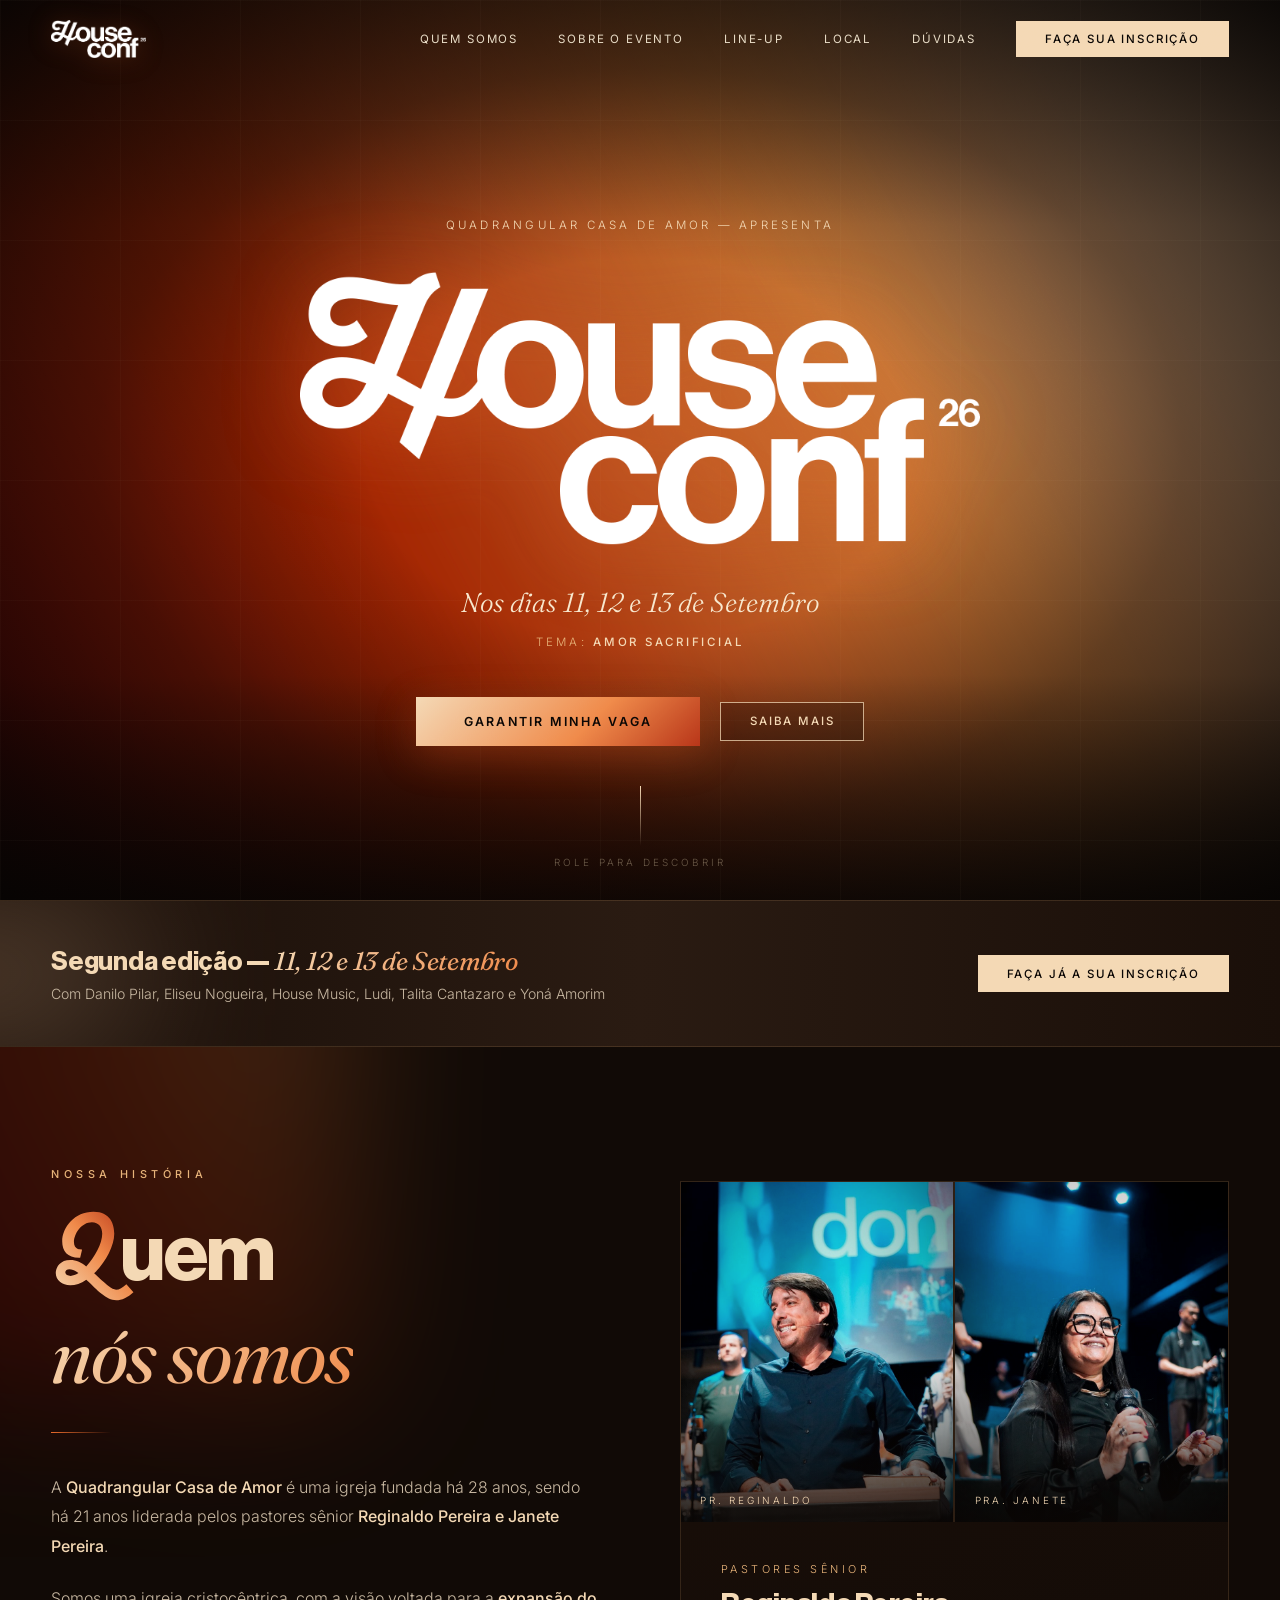
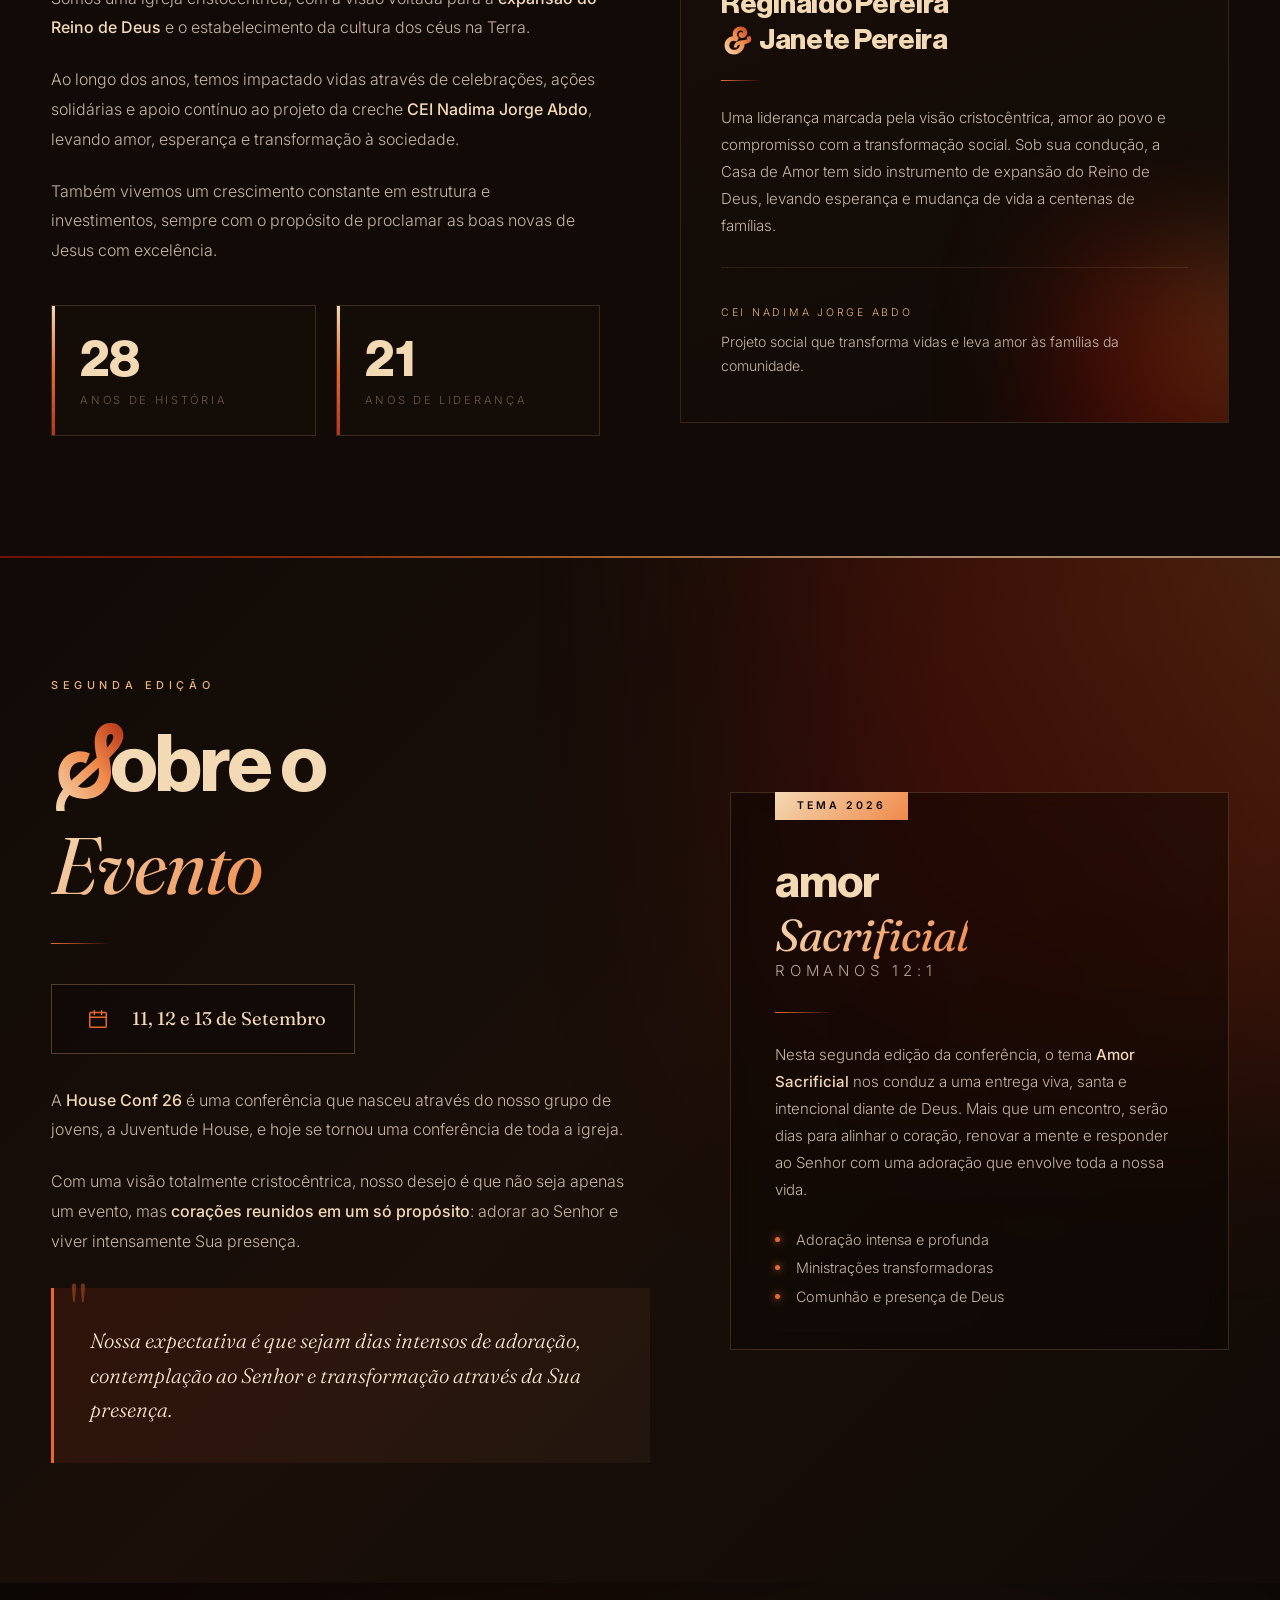
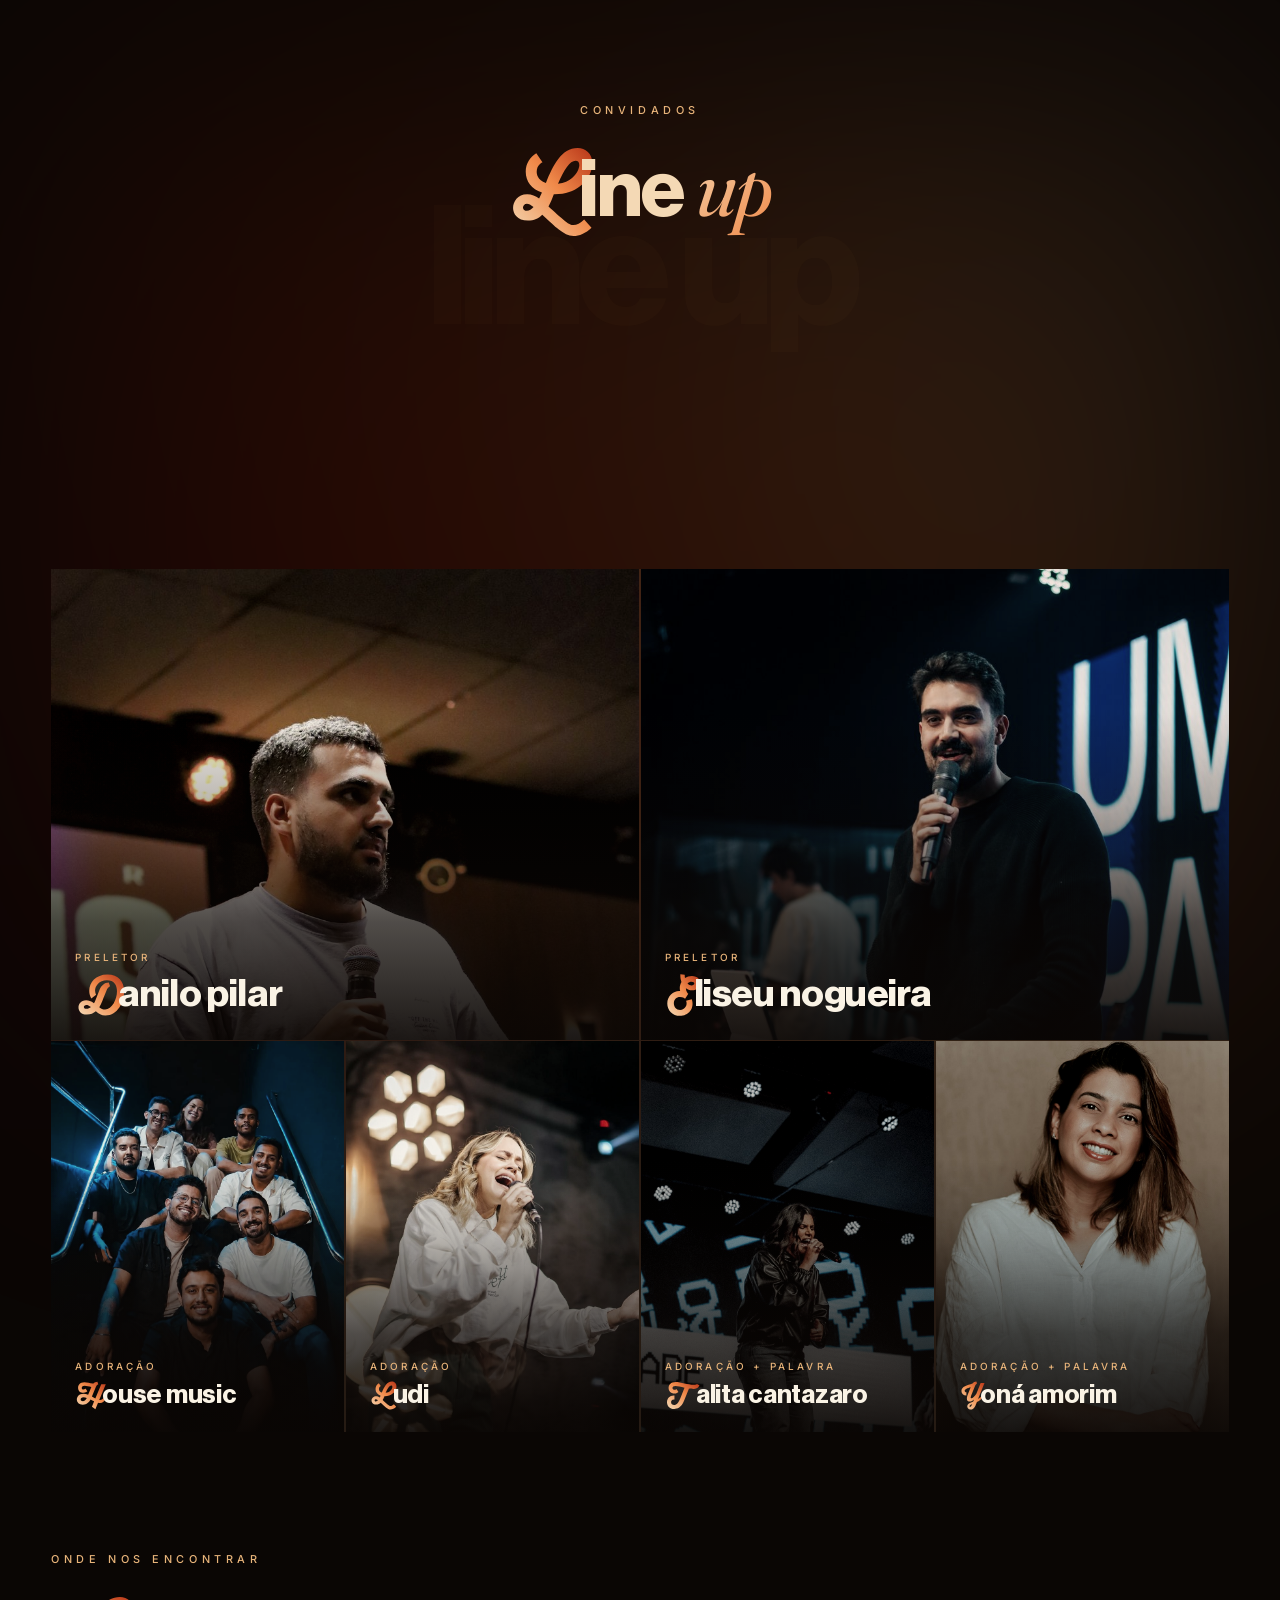
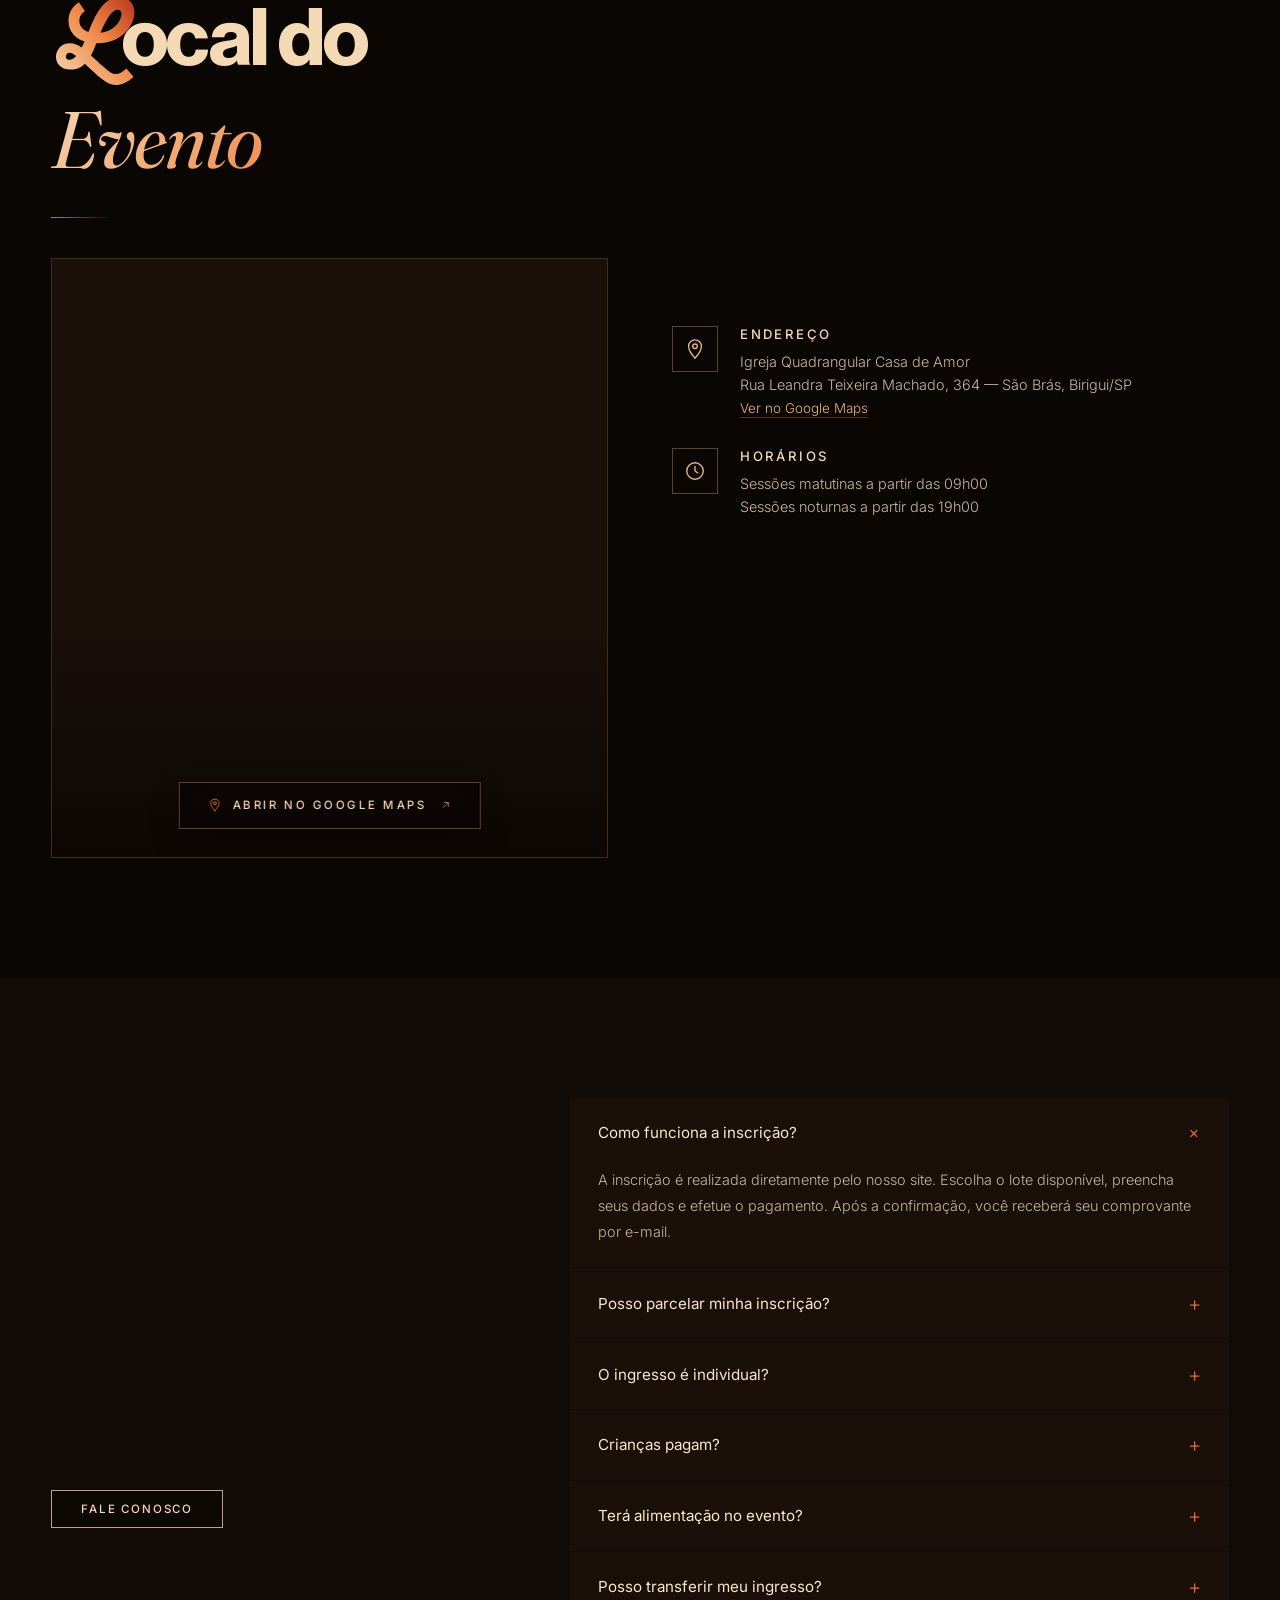
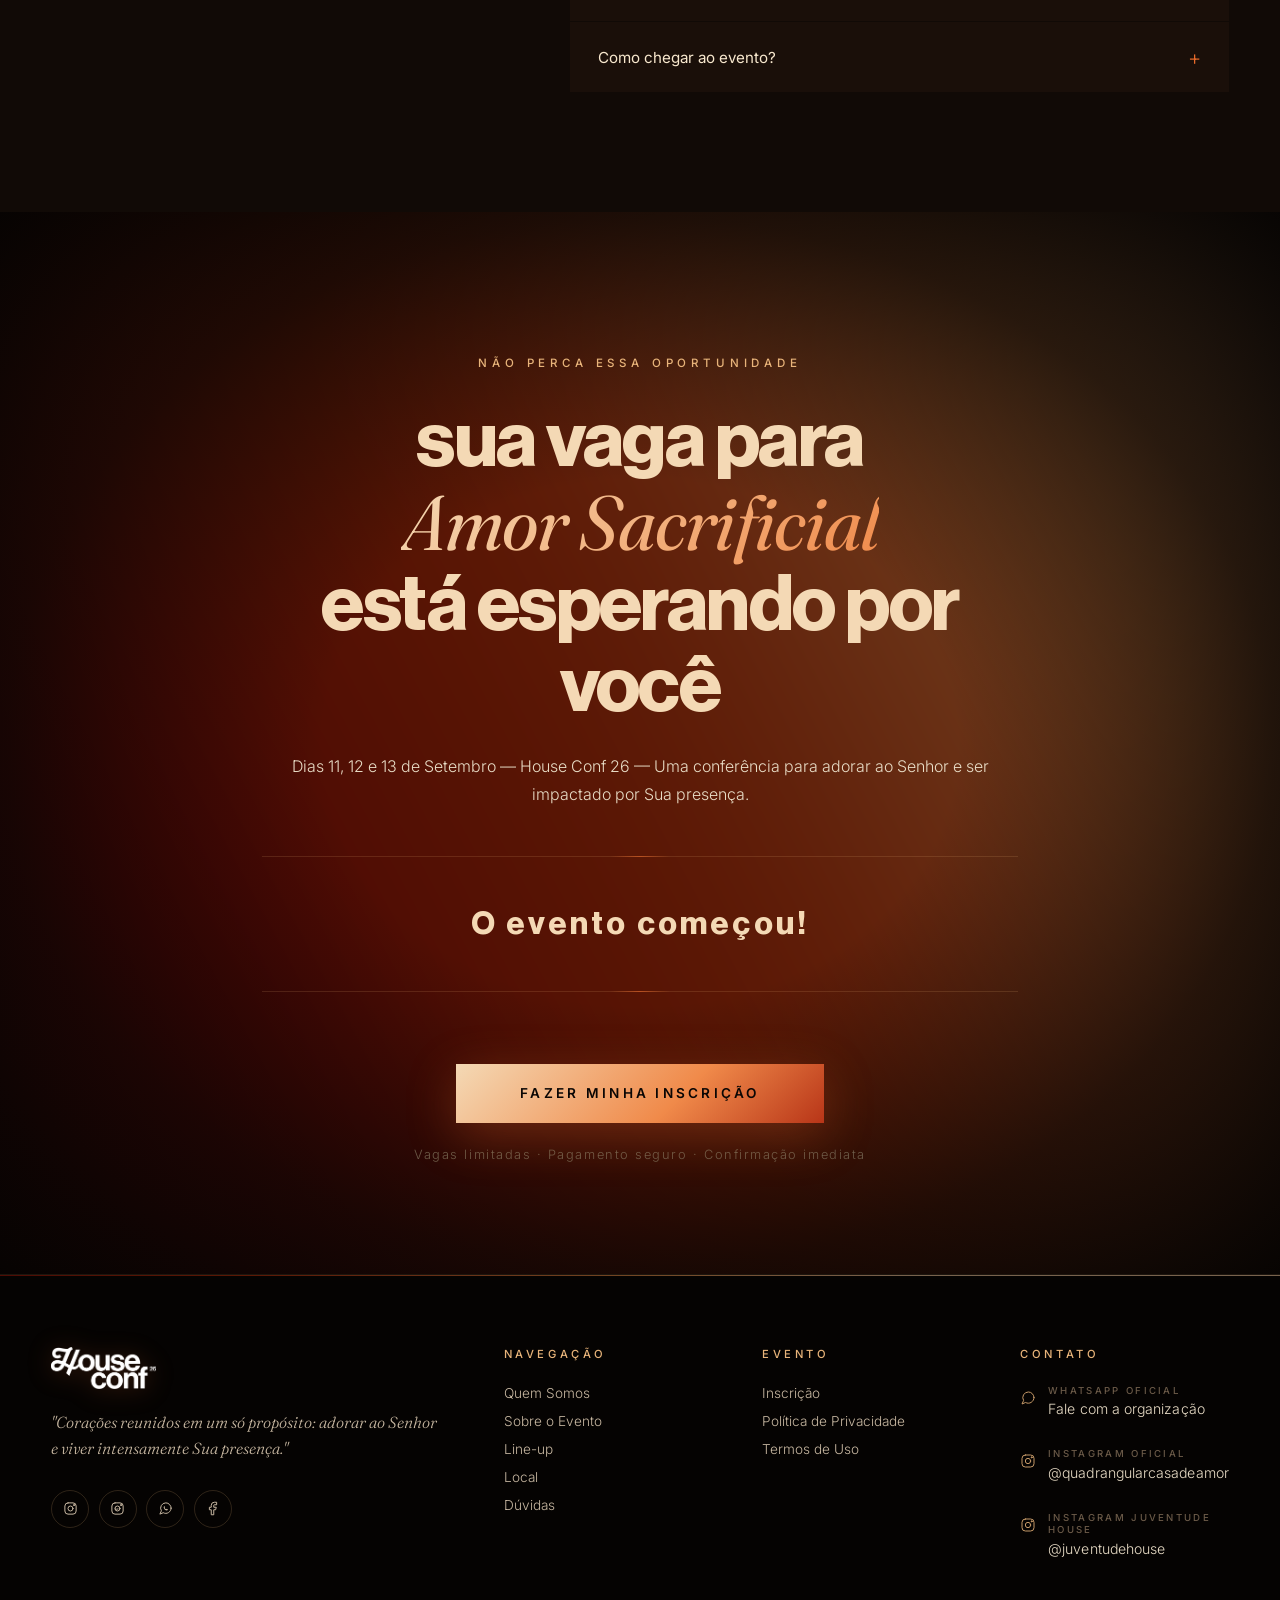
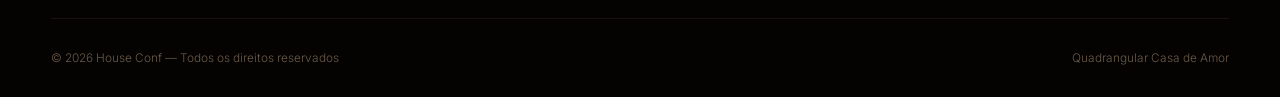
<file: index.html>
<!DOCTYPE html>
<html lang="pt-BR">
<head>
<meta charset="UTF-8">
<meta name="viewport" content="width=device-width, initial-scale=1.0">
<meta name="format-detection" content="telephone=no, date=no, address=no, email=no">
<meta name="description" content="House Conf 26 — Conferência cristã nos dias 11, 12 e 13 de setembro. Tema: Amor Sacrificial. Com Danilo Pilar, Eliseu Nogueira, House Music, Ludi, Talita Cantazaro e Yoná Amorim.">
<meta name="theme-color" content="#0A0604">
<meta property="og:title" content="House Conf 26 — Amor Sacrificial">
<meta property="og:description" content="Conferência cristã nos dias 11, 12 e 13 de setembro. Tema: Amor Sacrificial.">
<meta property="og:type" content="website">
<title>House Conf 26 — Amor Sacrificial</title>

<!-- Fontes editoriais complementares (Fraunces como serifa contemporânea, Inter como body) -->
<link rel="preconnect" href="https://fonts.googleapis.com">
<link rel="preconnect" href="https://fonts.gstatic.com" crossorigin>
<link href="https://fonts.googleapis.com/css2?family=Fraunces:ital,opsz,wght@0,9..144,300;0,9..144,400;0,9..144,500;1,9..144,300;1,9..144,400&family=Inter:wght@300;400;500;600&display=swap" rel="stylesheet">


<link rel="icon" href="/favicon.ico" sizes="any">
<link rel="icon" type="image/png" sizes="32x32" href="/favicon-32x32.png">
<link rel="icon" type="image/png" sizes="16x16" href="/favicon-16x16.png">
<link rel="apple-touch-icon" sizes="180x180" href="/apple-touch-icon.png">
<link rel="apple-touch-icon-precomposed" sizes="180x180" href="/apple-touch-icon-precomposed.png">
<link rel="manifest" href="/site.webmanifest">
<link rel="canonical" href="https://houseconf.com.br/">

<link rel="stylesheet" href="css/styles.css">

<!-- Bootstrap mínimo: marca <html> como JS-habilitado o mais cedo
     possível, antes mesmo do CSS parsing efetivo. Se este script
     não rodar (CSP, rede, JS desabilitado, Safari Reader, etc.)
     a classe .js-ready nunca é adicionada e os elementos .reveal
     ficam visíveis por padrão — fallback correto para iPhone/iOS. -->
<script>document.documentElement.classList.add('js-ready');</script>
</head>
<body>

<!-- ─── HEADER ─── -->
<header id="header">
  <div class="header-inner">
    <a href="#hero" class="logo" aria-label="House Conf 26 — voltar ao topo">
      <img src="assets/logo/logo-houseconf-26.png" alt="House Conf 26">
    </a>
    <nav>
      <a href="#quem-somos">Quem Somos</a>
      <a href="#sobre">Sobre o Evento</a>
      <a href="#lineup">Line-up</a>
      <a href="#local">Local</a>
      <a href="#faq">Dúvidas</a>
      <a href="/inscricao.html" class="btn-cta">Faça sua inscrição</a>
    </nav>
    <button class="menu-toggle" id="menuToggle" aria-label="Abrir menu">
      <span></span><span></span><span></span>
    </button>
  </div>
</header>

<!-- ─── HERO ─── -->
<section id="hero">
  <div class="hero-gradient-bg" aria-hidden="true"></div>
  <div class="hero-vignette" aria-hidden="true"></div>
  <div class="hero-grid" aria-hidden="true"></div>
  <div class="particles" id="particles" aria-hidden="true"></div>

  <div class="hero-content">
    <p class="hero-pre">Quadrangular Casa de Amor — Apresenta</p>
    <img class="hero-logo" src="assets/logo/logo-houseconf-26.png" alt="House Conf 26" fetchpriority="high">
    <p class="hero-sub">Nos dias 11, 12 e 13 de Setembro</p>
    <p class="hero-theme">Tema: <strong>Amor Sacrificial</strong></p>
    <div class="hero-btns">
      <a href="/inscricao.html" class="btn-hero">Garantir minha vaga</a>
      <a href="#sobre" class="btn-outline">Saiba Mais</a>
    </div>
  </div>

  <div class="hero-scroll" aria-hidden="true">
    <div class="scroll-line"></div>
    <span class="scroll-text">Role para descobrir</span>
  </div>
</section>

<!-- ─── CTA STRIP ─── -->
<div class="cta-strip">
  <div class="cta-strip-inner">
    <div>
      <h3>Segunda edição — <span class="accent">11, 12 e 13 de Setembro</span></h3>
      <p>Com Danilo Pilar, Eliseu Nogueira, House Music, Ludi, Talita Cantazaro e Yoná Amorim</p>
    </div>
    <a href="/inscricao.html" class="btn-cta" style="white-space:nowrap">Faça já a sua inscrição</a>
  </div>
</div>

<!-- ─── QUEM SOMOS ─── -->
<section id="quem-somos">
  <div class="section-inner">
    <div class="quem-grid">
      <div>
        <span class="section-label reveal">Nossa história</span>
        <h2 class="section-title reveal reveal-delay-1">
          <span class="ornamental-title">
            <img class="ornamental-letter" src="assets/ornamental/Q.svg" alt="Q" aria-hidden="true"><span class="title-rest">uem</span>
          </span>
          <br><span class="accent">nós somos</span>
        </h2>
        <div class="divider reveal reveal-delay-1"></div>
        <div class="quem-text reveal reveal-delay-2">
          <p>A <strong>Quadrangular Casa de Amor</strong> é uma igreja fundada há 28 anos, sendo há 21 anos liderada pelos pastores sênior <strong>Reginaldo Pereira e Janete Pereira</strong>.</p>
          <p>Somos uma igreja cristocêntrica, com a visão voltada para a <strong>expansão do Reino de Deus</strong> e o estabelecimento da cultura dos céus na Terra.</p>
          <p>Ao longo dos anos, temos impactado vidas através de celebrações, ações solidárias e apoio contínuo ao projeto da creche <strong>CEI Nadima Jorge Abdo</strong>, levando amor, esperança e transformação à sociedade.</p>
          <p>Também vivemos um crescimento constante em estrutura e investimentos, sempre com o propósito de proclamar as boas novas de Jesus com excelência.</p>
        </div>
        <div class="stats-grid reveal reveal-delay-3">
          <div class="stat-card"><span class="stat-num">28</span><span class="stat-label">Anos de história</span></div>
          <div class="stat-card"><span class="stat-num">21</span><span class="stat-label">Anos de liderança</span></div>
        </div>
      </div>

      <div class="reveal reveal-delay-2">
        <div class="pastor-card">
          <div class="pastor-photos">
            <div class="pastor-photo">
              <img src="assets/pastors/pastor-reginaldo.jpg" alt="Pastor Reginaldo Pereira" loading="lazy">
              <span class="pastor-label">Pr. Reginaldo</span>
            </div>
            <div class="pastor-photo">
              <img src="assets/pastors/pastora-janete.jpg" alt="Pastora Janete Pereira" loading="lazy">
              <span class="pastor-label">Pra. Janete</span>
            </div>
          </div>
          <div class="pastor-info">
            <p class="pastor-title">Pastores Sênior</p>
            <p class="pastor-names">
              <span class="pastor-name-line">Reginaldo Pereira</span>
              <span class="pastor-name-line">
                <img class="ornamental-letter pastor-amp" src="assets/ornamental/amp.svg" alt="&amp;" aria-hidden="true"><span class="pastor-name-text">Janete Pereira</span>
              </span>
            </p>
            <div style="width:40px;height:1px;background:linear-gradient(90deg,var(--orange),transparent);margin:1.4rem 0"></div>
            <p class="pastor-text">Uma liderança marcada pela visão cristocêntrica, amor ao povo e compromisso com a transformação social. Sob sua condução, a Casa de Amor tem sido instrumento de expansão do Reino de Deus, levando esperança e mudança de vida a centenas de famílias.</p>
            <div class="cei-block">
              <p class="cei-label">CEI Nadima Jorge Abdo</p>
              <p>Projeto social que transforma vidas e leva amor às famílias da comunidade.</p>
            </div>
          </div>
        </div>
      </div>
    </div>
  </div>
</section>

<div class="gradient-strip" aria-hidden="true"></div>

<!-- ─── SOBRE A CONFERÊNCIA ─── -->
<section id="sobre">
  <div class="section-inner">
    <div class="sobre-grid">
      <div>
        <span class="section-label reveal">Segunda edição</span>
        <h2 class="section-title reveal reveal-delay-1">
          <span class="ornamental-title">
            <img class="ornamental-letter" src="assets/ornamental/S.svg" alt="S" aria-hidden="true"><span class="title-rest">obre o</span>
          </span>
          <br><span class="accent">Evento</span>
        </h2>
        <div class="divider reveal reveal-delay-1"></div>
        <div class="sobre-text reveal reveal-delay-2">
          <div class="date-badge">
            <div class="date-icon" aria-hidden="true">
              <svg viewBox="0 0 24 24" fill="none" stroke="currentColor" stroke-width="1.6" stroke-linecap="round" stroke-linejoin="round">
                <rect x="3" y="5" width="18" height="16" rx="1"/>
                <path d="M8 3v4M16 3v4M3 10h18"/>
              </svg>
            </div>
            <span>11, 12 e 13 de Setembro</span>
          </div>
          <p>A <strong>House Conf 26</strong> é uma conferência que nasceu através do nosso grupo de jovens, a Juventude House, e hoje se tornou uma conferência de toda a igreja.</p>
          <p>Com uma visão totalmente cristocêntrica, nosso desejo é que não seja apenas um evento, mas <strong>corações reunidos em um só propósito</strong>: adorar ao Senhor e viver intensamente Sua presença.</p>
        </div>
        <div class="sobre-highlight reveal reveal-delay-2">
          <p>Nossa expectativa é que sejam dias intensos de adoração, contemplação ao Senhor e transformação através da Sua presença.</p>
        </div>
      </div>

      <div class="reveal reveal-delay-2">
        <div class="tema-card">
          <div class="tema-badge">Tema 2026</div>
          <h3 class="tema-title">Amor<br><span class="accent">Sacrificial</span></h3>
          <p class="tema-ref">Romanos 12:1</p>
          <div class="divider"></div>
          <p>Nesta segunda edição da conferência, o tema <strong>Amor Sacrificial</strong> nos conduz a uma entrega viva, santa e intencional diante de Deus. Mais que um encontro, serão dias para alinhar o coração, renovar a mente e responder ao Senhor com uma adoração que envolve toda a nossa vida.</p>
          <div class="tema-list">
            <div><span class="dot"></span><span>Adoração intensa e profunda</span></div>
            <div><span class="dot"></span><span>Ministrações transformadoras</span></div>
            <div><span class="dot"></span><span>Comunhão e presença de Deus</span></div>
            </div>
        </div>
      </div>
    </div>
  </div>
</section>

<!-- ─── LINE-UP ─── -->
<section id="lineup">
  <div class="section-inner">
    <div class="lineup-title-area reveal">
      <span class="section-label">Convidados</span>
      <h2 class="section-title" style="text-align:center">
        <span class="ornamental-title">
          <img class="ornamental-letter" src="assets/ornamental/L.svg" alt="L" aria-hidden="true"><span class="title-rest">ine<span class="accent"> up</span></span>
        </span>
      </h2>
      <div class="lineup-bg-text" aria-hidden="true">line up</div>
    </div>
  </div>

  <div class="lineup-grid">
    <!-- DANILO PILAR (big) -->
    <div class="artist-card big reveal" data-person="danilo">
      <div class="artist-photo">
        <img src="assets/speakers/danilo-pilar.jpg" alt="Danilo Pilar — Preletor" loading="lazy">
      </div>
      <div class="artist-info">
        <span class="artist-tag">Preletor</span>
        <p class="artist-name">
          <span class="speaker-name-safe">
            <img class="ornamental-letter" src="assets/ornamental/D.svg" alt="D" aria-hidden="true"><span class="speaker-name-text">anilo Pilar</span>
          </span>
        </p>
      </div>
    </div>

    <!-- ELISEU NOGUEIRA (big — preletor, par com Danilo) -->
    <div class="artist-card big reveal reveal-delay-1" data-person="eliseu">
      <div class="artist-photo">
        <img src="assets/speakers/eliseu-nogueira.jpg" alt="Pastor Eliseu Nogueira — Preletor" loading="lazy">
      </div>
      <div class="artist-info">
        <span class="artist-tag">Preletor</span>
        <p class="artist-name">
          <span class="speaker-name-safe">
            <img class="ornamental-letter" src="assets/ornamental/E.svg" alt="E" aria-hidden="true"><span class="speaker-name-text">liseu Nogueira</span>
          </span>
        </p>
      </div>
    </div>

    <!-- HOUSE MUSIC (grupo) -->
    <div class="artist-card reveal reveal-delay-2" data-person="house">
      <div class="artist-photo">
        <img src="assets/speakers/house-music-grupo.webp" alt="House Music — Ministério de Adoração" loading="lazy">
      </div>
      <div class="artist-info">
        <span class="artist-tag">Adoração</span>
        <p class="artist-name">
          <span class="speaker-name-safe">
            <img class="ornamental-letter" src="assets/ornamental/H.svg" alt="H" aria-hidden="true"><span class="speaker-name-text">ouse Music</span>
          </span>
        </p>
      </div>
    </div>

    <!-- LUDI -->
    <div class="artist-card reveal reveal-delay-1" data-person="ludi">
      <div class="artist-photo">
        <img src="assets/speakers/ludi.jpg" alt="Ludi — Adoração" loading="lazy">
      </div>
      <div class="artist-info">
        <span class="artist-tag">Adoração</span>
        <p class="artist-name">
          <span class="speaker-name-safe">
            <img class="ornamental-letter" src="assets/ornamental/L.svg" alt="L" aria-hidden="true"><span class="speaker-name-text">udi</span>
          </span>
        </p>
      </div>
    </div>

    <!-- TALITA -->
    <div class="artist-card reveal reveal-delay-2" data-person="talita">
      <div class="artist-photo">
        <img src="assets/speakers/talita-cantazaro.jpg" alt="Talita Cantazaro — Adoração + Palavra" loading="lazy">
      </div>
      <div class="artist-info">
        <span class="artist-tag">Adoração + Palavra</span>
        <p class="artist-name">
          <span class="speaker-name-safe">
            <img class="ornamental-letter" src="assets/ornamental/T.svg" alt="T" aria-hidden="true"><span class="speaker-name-text">alita Cantazaro</span>
          </span>
        </p>
      </div>
    </div>

    <!-- YONÁ -->
    <div class="artist-card reveal reveal-delay-3" data-person="yona">
      <div class="artist-photo">
        <img src="assets/speakers/yona-amorim.jpg" alt="Yoná Amorim — Adoração + Palavra" loading="lazy">
      </div>
      <div class="artist-info">
        <span class="artist-tag">Adoração + Palavra</span>
        <p class="artist-name">
          <span class="speaker-name-safe">
            <img class="ornamental-letter" src="assets/ornamental/Y.svg" alt="Y" aria-hidden="true"><span class="speaker-name-text">oná Amorim</span>
          </span>
        </p>
      </div>
    </div>
  </div>
</section>

<!-- ─── CRONOGRAMA — REMOVIDO TEMPORARIAMENTE
     A programação dos 3 dias foi removida para focar no countdown e
     gerar urgência. Será reintroduzida quando a grade definitiva
     com horários e atribuições for confirmada. ─── -->

<!-- ─── LOCAL ─── -->
<section id="local">
  <div class="section-inner">
    <span class="section-label reveal">Onde nos encontrar</span>
    <h2 class="section-title reveal reveal-delay-1">
      <span class="ornamental-title">
        <img class="ornamental-letter" src="assets/ornamental/L.svg" alt="L" aria-hidden="true"><span class="title-rest">ocal do</span>
      </span>
      <br><span class="accent">Evento</span>
    </h2>
    <div class="divider reveal reveal-delay-1"></div>

    <div class="local-grid">
      <div class="map-card reveal" aria-label="Localização da Quadrangular Casa de Amor">
        <iframe
          class="map-iframe"
          src="https://www.google.com/maps?q=Igreja%20Quadrangular%20Casa%20de%20Amor%2C%20Rua%20Leandra%20Teixeira%20Machado%2C%20364%2C%20S%C3%A3o%20Br%C3%A1s%2C%20Birigui%20-%20SP%2C%20Brasil&z=17&output=embed&hl=pt-BR"
          loading="lazy"
          referrerpolicy="no-referrer-when-downgrade"
          allowfullscreen=""
          title="Mapa — Quadrangular Casa de Amor"></iframe>
        <div class="map-overlay-gradient" aria-hidden="true"></div>
        <a href="https://share.google/VNZ3fBYM8SrRVos7e" target="_blank" rel="noopener noreferrer" class="map-overlay-btn" aria-label="Abrir localização no Google Maps">
          <svg viewBox="0 0 24 24" fill="none" stroke="currentColor" stroke-width="1.6" stroke-linecap="round" stroke-linejoin="round" aria-hidden="true">
            <path d="M12 22s-7-7.5-7-13a7 7 0 0114 0c0 5.5-7 13-7 13z"/>
            <circle cx="12" cy="9" r="2.5"/>
          </svg>
          <span>Abrir no Google Maps</span>
          <svg class="map-overlay-btn-arrow" viewBox="0 0 24 24" fill="none" stroke="currentColor" stroke-width="1.8" stroke-linecap="round" stroke-linejoin="round" aria-hidden="true">
            <path d="M7 17L17 7"/>
            <path d="M9 7h8v8"/>
          </svg>
        </a>
      </div>
      <div class="local-info">
        <div class="info-item reveal reveal-delay-1">
          <div class="info-icon" aria-hidden="true">
            <svg viewBox="0 0 24 24" fill="none" stroke="currentColor" stroke-width="1.5" stroke-linecap="round" stroke-linejoin="round">
              <path d="M12 22s-7-7.5-7-13a7 7 0 0114 0c0 5.5-7 13-7 13z"/>
              <circle cx="12" cy="9" r="2.5"/>
            </svg>
          </div>
          <div class="info-content">
            <h4>Endereço</h4>
            <p>Igreja Quadrangular Casa de Amor<br>Rua Leandra Teixeira Machado, 364 — São Brás, Birigui/SP<br><a href="https://share.google/VNZ3fBYM8SrRVos7e" target="_blank" rel="noopener noreferrer" class="info-link">Ver no Google Maps</a></p>
          </div>
        </div>
        <div class="info-item reveal reveal-delay-2">
          <div class="info-icon" aria-hidden="true">
            <svg viewBox="0 0 24 24" fill="none" stroke="currentColor" stroke-width="1.5" stroke-linecap="round" stroke-linejoin="round">
              <circle cx="12" cy="12" r="9"/>
              <path d="M12 7v5l3 2"/>
            </svg>
          </div>
          <div class="info-content">
            <h4>Horários</h4>
            <p>Sessões matutinas a partir das 09h00<br>Sessões noturnas a partir das 19h00</p>
          </div>
        </div>
        <div class="info-item reveal reveal-delay-2">
          <div class="info-icon" aria-hidden="true">
            <svg viewBox="0 0 24 24" fill="none" stroke="currentColor" stroke-width="1.5" stroke-linecap="round" stroke-linejoin="round">
              <path d="M5 17h14M5 17l1.5-5a2 2 0 012-1.5h7a2 2 0 012 1.5L19 17M5 17v2M19 17v2"/>
              <circle cx="8" cy="17" r="1.2"/>
              <circle cx="16" cy="17" r="1.2"/>
            </svg>
          </div>
          <div class="info-content">
            <h4>Estacionamento</h4>
            <p>Estacionamento disponível no local.<br>Vagas limitadas — recomendamos chegar com antecedência.</p>
          </div>
        </div>
        <div class="info-item reveal reveal-delay-3">
          <div class="info-icon" aria-hidden="true">
            <svg viewBox="0 0 24 24" fill="none" stroke="currentColor" stroke-width="1.5" stroke-linecap="round" stroke-linejoin="round">
              <circle cx="12" cy="5" r="2"/>
              <path d="M10 22l-2-9 4-2 4 2-2 9"/>
              <path d="M8 13h8"/>
            </svg>
          </div>
          <div class="info-content">
            <h4>Acessibilidade</h4>
            <p>O local conta com rampas de acesso, banheiros adaptados e espaço reservado para PCDs.</p>
          </div>
        </div>
        <a href="https://share.google/VNZ3fBYM8SrRVos7e" target="_blank" rel="noopener noreferrer" class="btn-outline btn-maps reveal reveal-delay-3" style="align-self:flex-start;margin-top:0.5rem">
          <svg viewBox="0 0 24 24" fill="none" stroke="currentColor" stroke-width="1.6" stroke-linecap="round" stroke-linejoin="round" aria-hidden="true">
            <path d="M12 22s-7-7.5-7-13a7 7 0 0114 0c0 5.5-7 13-7 13z"/>
            <circle cx="12" cy="9" r="2.5"/>
          </svg>
          <span>Abrir no Google Maps</span>
        </a>
      </div>
    </div>
  </div>
</section>

<!-- ─── FAQ ─── -->
<section id="faq">
  <div class="section-inner">
    <div class="faq-grid">
      <div>
        <span class="section-label reveal">Tire suas dúvidas</span>
        <h2 class="section-title reveal reveal-delay-1">
          <span class="ornamental-title">
            <img class="ornamental-letter" src="assets/ornamental/P.svg" alt="P" aria-hidden="true"><span class="title-rest">erguntas</span>
          </span>
          <br><span class="accent">frequentes</span>
        </h2>
        <div class="divider reveal reveal-delay-1"></div>
        <p class="reveal reveal-delay-2">Ainda tem alguma dúvida? Entre em contato conosco pelo Instagram ou WhatsApp. Estamos aqui para ajudar!</p>
        <a href="https://wa.me/5518996783104" target="_blank" rel="noopener noreferrer" class="btn-outline reveal reveal-delay-3" style="display:inline-block;margin-top:2rem">Fale conosco</a>
      </div>

      <div class="faq-list reveal reveal-delay-2">
        <div class="faq-item open">
          <div class="faq-q" onclick="toggleFaq(this)">
            <span class="faq-q-text">Como funciona a inscrição?</span>
            <span class="faq-arrow">+</span>
          </div>
          <div class="faq-a"><div class="faq-a-inner">A inscrição é realizada diretamente pelo nosso site. Escolha o lote disponível, preencha seus dados e efetue o pagamento. Após a confirmação, você receberá seu comprovante por e-mail.</div></div>
        </div>
        <div class="faq-item">
          <div class="faq-q" onclick="toggleFaq(this)">
            <span class="faq-q-text">Posso parcelar minha inscrição?</span>
            <span class="faq-arrow">+</span>
          </div>
          <div class="faq-a"><div class="faq-a-inner">Sim. Aceitamos cartão de crédito com parcelamento em até 3x. Também aceitamos Pix com pagamento à vista.</div></div>
        </div>
        <div class="faq-item">
          <div class="faq-q" onclick="toggleFaq(this)">
            <span class="faq-q-text">O ingresso é individual?</span>
            <span class="faq-arrow">+</span>
          </div>
          <div class="faq-a"><div class="faq-a-inner">Sim, cada inscrição dá direito a um participante. Cada pessoa precisa se inscrever individualmente e apresentar seu comprovante no dia do evento. Também oferecemos combos: Família (3 pessoas) e Combo 5 Amigos.</div></div>
        </div>
        <div class="faq-item">
          <div class="faq-q" onclick="toggleFaq(this)">
            <span class="faq-q-text">Crianças pagam?</span>
            <span class="faq-arrow">+</span>
          </div>
          <div class="faq-a"><div class="faq-a-inner">Crianças até 10 anos possuem entrada gratuita. Acima dessa idade, pagam ingresso normal.</div></div>
        </div>
        <div class="faq-item">
          <div class="faq-q" onclick="toggleFaq(this)">
            <span class="faq-q-text">Terá alimentação no evento?</span>
            <span class="faq-arrow">+</span>
          </div>
          <div class="faq-a"><div class="faq-a-inner">Haverá lanchonete e opções de alimentação disponíveis no local durante os intervalos. Os preços são acessíveis. Também há opções próximas ao local do evento.</div></div>
        </div>
        <div class="faq-item">
          <div class="faq-q" onclick="toggleFaq(this)">
            <span class="faq-q-text">Posso transferir meu ingresso?</span>
            <span class="faq-arrow">+</span>
          </div>
          <div class="faq-a"><div class="faq-a-inner">A transferência de ingresso deve ser solicitada com no mínimo 7 dias antes do evento, mediante envio de formulário específico. Entre em contato com nossa equipe para mais informações.</div></div>
        </div>
        <div class="faq-item">
          <div class="faq-q" onclick="toggleFaq(this)">
            <span class="faq-q-text">Como chegar ao evento?</span>
            <span class="faq-arrow">+</span>
          </div>
          <div class="faq-a"><div class="faq-a-inner">O evento será na Igreja Quadrangular Casa de Amor, Rua Leandra Teixeira Machado, 364 — São Brás, Birigui/SP. Use o botão “Abrir no Google Maps” na seção Local para navegar diretamente até o endereço.</div></div>
        </div>
      </div>
    </div>
  </div>
</section>

<!-- ─── INSCRIÇÃO / CTA FINAL ─── -->
<section id="inscricao" style="padding:0">
  <div id="cta-final">
    <div class="cta-bg" aria-hidden="true"></div>
    <div class="cta-vignette" aria-hidden="true"></div>
    <div class="cta-content">
      <p class="cta-pre reveal">Não perca essa oportunidade</p>
      <h2 class="cta-title reveal reveal-delay-1">
        Sua vaga para<br>
        <span class="accent">Amor Sacrificial</span><br>
        está esperando por você
      </h2>
      <p class="cta-sub reveal reveal-delay-2">Dias 11, 12 e 13 de Setembro — House Conf 26 — Uma conferência para adorar ao Senhor e ser impactado por Sua presença.</p>
      <div class="countdown reveal reveal-delay-2" id="countdown">
        <div class="cd-unit"><span class="cd-num" id="cd-days">00</span><span class="cd-label">dias</span></div>
        <span class="cd-sep">:</span>
        <div class="cd-unit"><span class="cd-num" id="cd-hours">00</span><span class="cd-label">horas</span></div>
        <span class="cd-sep">:</span>
        <div class="cd-unit"><span class="cd-num" id="cd-mins">00</span><span class="cd-label">minutos</span></div>
        <span class="cd-sep">:</span>
        <div class="cd-unit"><span class="cd-num" id="cd-secs">00</span><span class="cd-label">segundos</span></div>
      </div>
      <noscript>
        <p style="text-align:center;font-family:var(--font-editorial);font-size:1.4rem;color:var(--cream);font-style:italic;margin:-1rem auto 2.5rem;max-width:560px">
          11 · 12 · 13 de Setembro de 2026
        </p>
      </noscript>
      <div class="reveal reveal-delay-3" style="display:flex;flex-direction:column;align-items:center;gap:1.5rem">
        <a href="/inscricao.html" class="btn-final">Fazer minha inscrição</a>
        <p style="font-size:0.8rem;color:var(--muted);letter-spacing:0.12em;font-family:var(--font-body)">Vagas limitadas · Pagamento seguro · Confirmação imediata</p>
      </div>
    </div>
  </div>
</section>

<!-- ─── FOOTER ─── -->
<footer>
  <div class="footer-grid">
    <div>
      <a href="#hero" class="footer-logo" aria-label="House Conf 26">
        <img src="assets/logo/logo-houseconf-26.png" alt="House Conf 26">
      </a>
      <p class="footer-tagline">"Corações reunidos em um só propósito: adorar ao Senhor e viver intensamente Sua presença."</p>
      <div class="social-links" aria-label="Redes sociais">
        <a href="https://www.instagram.com/quadrangularcasadeamor" class="social-link" target="_blank" rel="noopener noreferrer" aria-label="Instagram da Quadrangular Casa de Amor" title="Instagram · Igreja">
          <svg viewBox="0 0 24 24" fill="none" stroke="currentColor" stroke-width="1.6" stroke-linecap="round" stroke-linejoin="round" aria-hidden="true">
            <rect x="3" y="3" width="18" height="18" rx="5"/>
            <circle cx="12" cy="12" r="4"/>
            <circle cx="17.5" cy="6.5" r="0.8" fill="currentColor"/>
          </svg>
        </a>
        <a href="https://www.instagram.com/juventudehouse" class="social-link" target="_blank" rel="noopener noreferrer" aria-label="Instagram da Juventude House" title="Instagram · Juventude House">
          <svg viewBox="0 0 24 24" fill="none" stroke="currentColor" stroke-width="1.6" stroke-linecap="round" stroke-linejoin="round" aria-hidden="true">
            <rect x="3" y="3" width="18" height="18" rx="5"/>
            <circle cx="12" cy="12" r="4"/>
            <circle cx="17.5" cy="6.5" r="0.8" fill="currentColor"/>
            <path d="M7.5 10.5l3 2 3-2v3l-3 2-3-2v-3z" fill="currentColor" stroke="none" opacity="0.55"/>
          </svg>
        </a>
        <a href="https://wa.me/5518996783104" class="social-link" target="_blank" rel="noopener noreferrer" aria-label="WhatsApp" title="WhatsApp">
          <svg viewBox="0 0 24 24" fill="none" stroke="currentColor" stroke-width="1.6" stroke-linecap="round" stroke-linejoin="round" aria-hidden="true">
            <path d="M21 11.5a8.38 8.38 0 0 1-12.6 7.2L3 21l2.4-5.3A8.38 8.38 0 0 1 12.5 3a8.38 8.38 0 0 1 8.5 8.5z"/>
            <path d="M9 9.5c0 3 2.5 5.5 5.5 5.5l1.5-1.5-2-1-1 .8c-1.2-.4-2.1-1.3-2.5-2.5l.8-1-1-2L9 9.5z" fill="currentColor" stroke="none"/>
          </svg>
        </a>
        <a href="https://www.facebook.com/share/1HyD4RfpG7/" class="social-link" target="_blank" rel="noopener noreferrer" aria-label="Facebook" title="Facebook">
          <svg viewBox="0 0 24 24" fill="none" stroke="currentColor" stroke-width="1.6" stroke-linecap="round" stroke-linejoin="round" aria-hidden="true">
            <path d="M18 2h-3a5 5 0 0 0-5 5v3H7v4h3v8h4v-8h3l1-4h-4V7a1 1 0 0 1 1-1h3z"/>
          </svg>
        </a>
      </div>
    </div>
    <div class="footer-col">
      <h5>Navegação</h5>
      <a href="#quem-somos">Quem Somos</a>
      <a href="#sobre">Sobre o Evento</a>
      <a href="#lineup">Line-up</a>
      <a href="#local">Local</a>
      <a href="#faq">Dúvidas</a>
    </div>
    <div class="footer-col">
      <h5>Evento</h5>
      <a href="/inscricao.html">Inscrição</a>
      <a href="privacidade.html">Política de Privacidade</a>
      <a href="termos.html">Termos de Uso</a>
    </div>
    <div class="footer-col footer-contact">
      <h5>Contato</h5>

      <ul class="contact-list">
        <li>
          <a href="https://wa.me/5518996783104" target="_blank" rel="noopener noreferrer" class="contact-link">
            <span class="contact-link-icon" aria-hidden="true">
              <svg viewBox="0 0 24 24" fill="none" stroke="currentColor" stroke-width="1.5" stroke-linecap="round" stroke-linejoin="round">
                <path d="M21 11.5a8.38 8.38 0 0 1-12.6 7.2L3 21l2.4-5.3A8.38 8.38 0 0 1 12.5 3a8.38 8.38 0 0 1 8.5 8.5z"/>
              </svg>
            </span>
            <span class="contact-link-body">
              <span class="contact-link-label">WhatsApp Oficial</span>
              <span class="contact-link-value">Fale com a organização</span>
            </span>
          </a>
        </li>
        <li>
          <a href="https://www.instagram.com/quadrangularcasadeamor" target="_blank" rel="noopener noreferrer" class="contact-link">
            <span class="contact-link-icon" aria-hidden="true">
              <svg viewBox="0 0 24 24" fill="none" stroke="currentColor" stroke-width="1.5" stroke-linecap="round" stroke-linejoin="round">
                <rect x="3" y="3" width="18" height="18" rx="5"/>
                <circle cx="12" cy="12" r="4"/>
                <circle cx="17.5" cy="6.5" r="0.8" fill="currentColor"/>
              </svg>
            </span>
            <span class="contact-link-body">
              <span class="contact-link-label">Instagram Oficial</span>
              <span class="contact-link-value">@quadrangularcasadeamor</span>
            </span>
          </a>
        </li>
        <li>
          <a href="https://www.instagram.com/juventudehouse" target="_blank" rel="noopener noreferrer" class="contact-link">
            <span class="contact-link-icon" aria-hidden="true">
              <svg viewBox="0 0 24 24" fill="none" stroke="currentColor" stroke-width="1.5" stroke-linecap="round" stroke-linejoin="round">
                <rect x="3" y="3" width="18" height="18" rx="5"/>
                <circle cx="12" cy="12" r="4"/>
                <circle cx="17.5" cy="6.5" r="0.8" fill="currentColor"/>
              </svg>
            </span>
            <span class="contact-link-body">
              <span class="contact-link-label">Instagram Juventude House</span>
              <span class="contact-link-value">@juventudehouse</span>
            </span>
          </a>
        </li>
      </ul>
    </div>
  </div>
  <div class="footer-bottom">
    <span>© 2026 House Conf — Todos os direitos reservados</span>
    <!-- TODO: confirmar e preencher o CNPJ real da Quadrangular Casa de Amor -->
    <span>Quadrangular Casa de Amor</span>
  </div>
</footer>

<script src="js/main.js"></script>
</body>
</html>
</file>
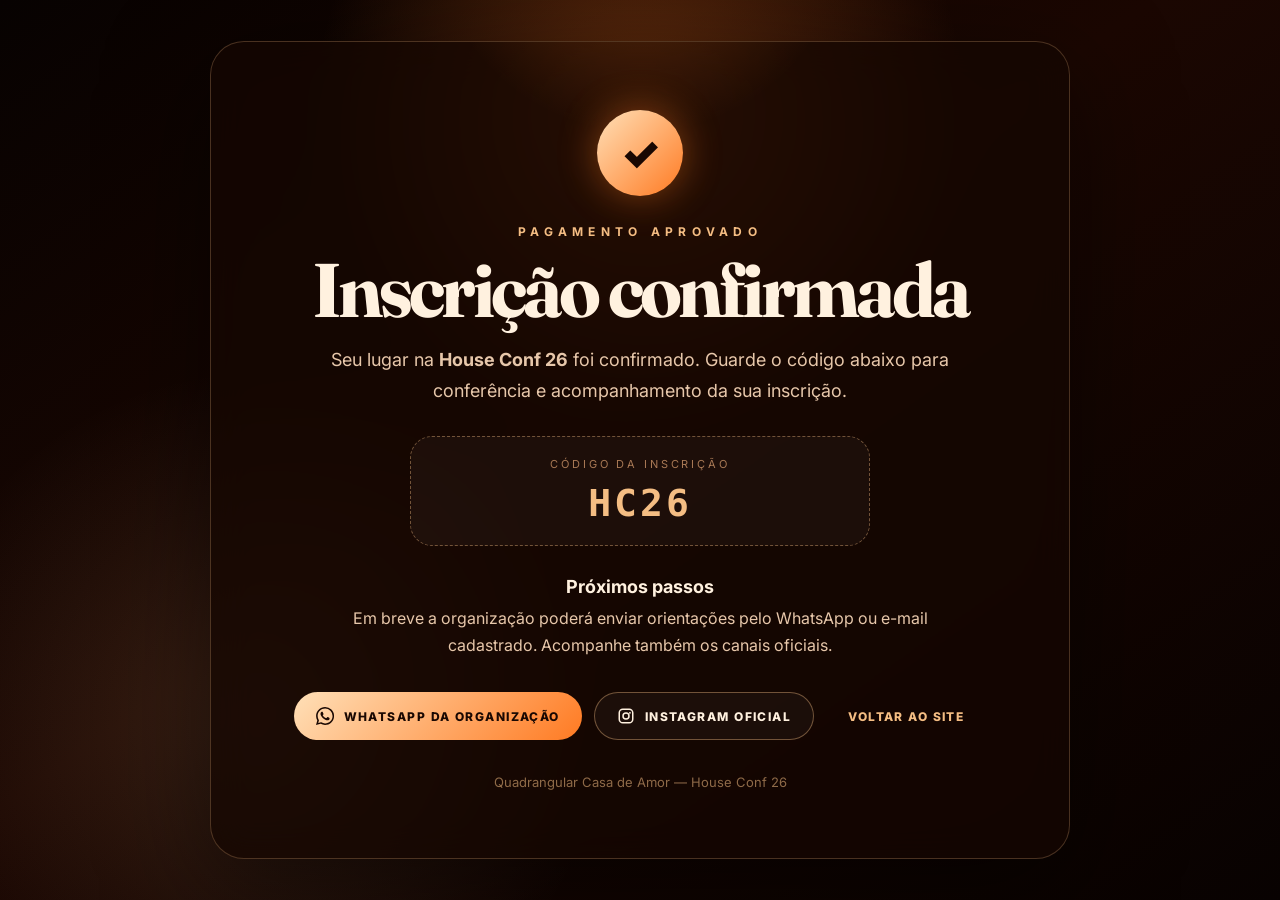
<file: confirmacao.html>
<!DOCTYPE html>
<html lang="pt-BR">
<head>
  <meta charset="UTF-8" />
  <meta name="viewport" content="width=device-width, initial-scale=1.0" />
  <meta name="theme-color" content="#0A0604" />
  <title>Inscrição Confirmada | House Conf 26</title>
  <link rel="preconnect" href="https://fonts.googleapis.com">
  <link rel="preconnect" href="https://fonts.gstatic.com" crossorigin>
  <link href="https://fonts.googleapis.com/css2?family=Inter:wght@400;500;600;700&family=Fraunces:ital,opsz,wght@0,9..144,500;1,9..144,400&display=swap" rel="stylesheet">
  <link rel="stylesheet" href="css/confirmacao.css">
</head>
<body>
  <main class="confirm-page">
    <section class="confirm-card">
      <div class="confirm-glow"></div>
      <div class="confirm-check">✓</div>
      <p class="confirm-eyebrow">Pagamento aprovado</p>
      <h1>Inscrição confirmada</h1>
      <p class="confirm-text">Seu lugar na <strong>House Conf 26</strong> foi confirmado. Guarde o código abaixo para conferência e acompanhamento da sua inscrição.</p>

      <div class="confirm-code-box">
        <span>Código da inscrição</span>
        <strong id="codigo-inscricao">HC26</strong>
      </div>

      <div class="confirm-next">
        <h2>Próximos passos</h2>
        <p>Em breve a organização poderá enviar orientações pelo WhatsApp ou e-mail cadastrado. Acompanhe também os canais oficiais.</p>
      </div>

      <div class="confirm-actions">
        <a
          id="whatsapp-organizacao"
          class="btn-primary btn-social btn-whatsapp"
          href="https://wa.me/5518996783104"
          target="_blank"
          rel="noopener noreferrer"
          aria-label="Falar com a organização pelo WhatsApp"
        >
          <span class="btn-icon" aria-hidden="true">
            <svg viewBox="0 0 24 24" focusable="false">
              <path d="M20.52 3.48A11.86 11.86 0 0 0 12.08 0C5.48 0 .1 5.38.1 11.98c0 2.11.55 4.17 1.6 5.98L0 24l6.2-1.63a11.95 11.95 0 0 0 5.88 1.5h.01c6.6 0 11.98-5.38 11.98-11.98 0-3.2-1.25-6.21-3.55-8.41ZM12.09 21.85h-.01a9.93 9.93 0 0 1-5.06-1.39l-.36-.21-3.68.97.98-3.59-.23-.37a9.9 9.9 0 0 1-1.52-5.28c0-5.48 4.46-9.94 9.95-9.94a9.88 9.88 0 0 1 7.03 2.91 9.86 9.86 0 0 1 2.91 7.03c0 5.48-4.46 9.94-9.94 9.94Zm5.45-7.44c-.3-.15-1.77-.87-2.05-.97-.27-.1-.47-.15-.67.15-.2.3-.77.97-.95 1.17-.17.2-.35.22-.65.07-.3-.15-1.26-.46-2.4-1.47-.89-.79-1.49-1.77-1.66-2.07-.17-.3-.02-.46.13-.61.13-.13.3-.35.45-.52.15-.18.2-.3.3-.5.1-.2.05-.37-.02-.52-.08-.15-.67-1.62-.92-2.22-.24-.58-.49-.5-.67-.51h-.57c-.2 0-.52.07-.8.37-.27.3-1.05 1.02-1.05 2.5 0 1.47 1.07 2.9 1.22 3.1.15.2 2.1 3.2 5.08 4.49.71.31 1.26.49 1.69.63.71.23 1.36.2 1.87.12.57-.08 1.77-.72 2.02-1.42.25-.7.25-1.3.17-1.42-.07-.13-.27-.2-.57-.35Z"/>
            </svg>
          </span>
          WhatsApp da organização
        </a>
        <a
          class="btn-secondary btn-social btn-instagram"
          href="https://www.instagram.com/quadrangularcasadeamor"
          target="_blank"
          rel="noopener noreferrer"
          aria-label="Abrir Instagram oficial"
        >
          <span class="btn-icon" aria-hidden="true">
            <svg viewBox="0 0 24 24" focusable="false">
              <path d="M7.75 2h8.5A5.76 5.76 0 0 1 22 7.75v8.5A5.76 5.76 0 0 1 16.25 22h-8.5A5.76 5.76 0 0 1 2 16.25v-8.5A5.76 5.76 0 0 1 7.75 2Zm0 2A3.75 3.75 0 0 0 4 7.75v8.5A3.75 3.75 0 0 0 7.75 20h8.5A3.75 3.75 0 0 0 20 16.25v-8.5A3.75 3.75 0 0 0 16.25 4h-8.5ZM12 7a5 5 0 1 1 0 10 5 5 0 0 1 0-10Zm0 2a3 3 0 1 0 0 6 3 3 0 0 0 0-6Zm5.25-2.5a1.25 1.25 0 1 1 0 2.5 1.25 1.25 0 0 1 0-2.5Z"/>
            </svg>
          </span>
          Instagram oficial
        </a>
        <a class="btn-ghost" href="/">Voltar ao site</a>
      </div>

      <footer>Quadrangular Casa de Amor — House Conf 26</footer>
    </section>
  </main>
  <script>
    const params = new URLSearchParams(window.location.search);
    const codigo = params.get('codigo') || params.get('external_reference') || params.get('preference_id') || 'HC26';
    document.getElementById('codigo-inscricao').textContent = codigo;

    const whatsappOrganizacao = document.getElementById('whatsapp-organizacao');
    const numeroWhatsAppOrganizacao = '5518996783104';
    const mensagemWhatsApp = `Olá, acabei de confirmar minha inscrição na House Conf 26. Meu código é ${codigo}. Gostaria de receber as orientações da organização.`;

    if (whatsappOrganizacao) {
      whatsappOrganizacao.href = `https://wa.me/${numeroWhatsAppOrganizacao}?text=${encodeURIComponent(mensagemWhatsApp)}`;
    }
  </script>
</body>
</html>
</file>
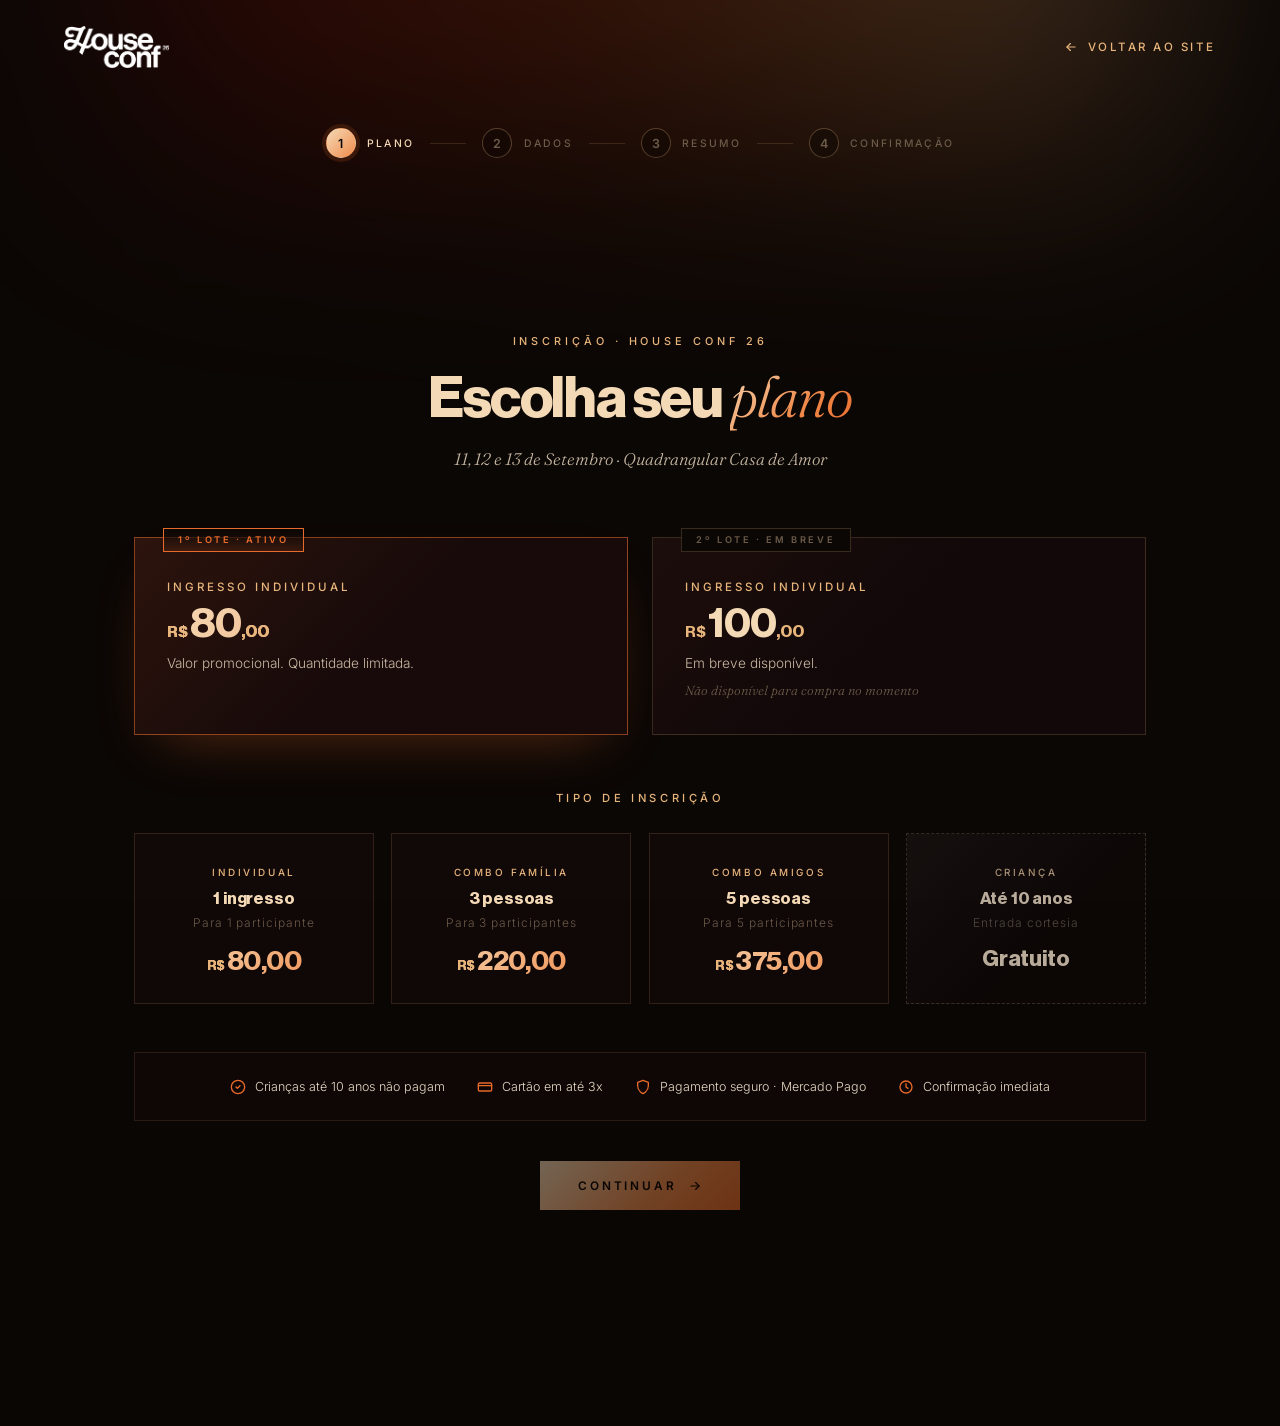
<file: inscricao.html>
<!DOCTYPE html>
<html lang="pt-BR" class="no-js">
<head>
<meta charset="UTF-8">
<meta name="viewport" content="width=device-width, initial-scale=1, viewport-fit=cover">
<meta name="theme-color" content="#0A0604">
<meta name="description" content="Inscrição House Conf 26 — Garanta sua vaga nos dias 11, 12 e 13 de Setembro. Pagamento seguro via Pix ou cartão em até 3x.">
<title>Inscrição · House Conf 26</title>

<link rel="preconnect" href="https://fonts.googleapis.com">
<link rel="preconnect" href="https://fonts.gstatic.com" crossorigin>
<link href="https://fonts.googleapis.com/css2?family=Fraunces:ital,opsz,wght@0,9..144,300;0,9..144,400;0,9..144,500;1,9..144,300;1,9..144,400&family=Inter:wght@300;400;500;600&display=swap" rel="stylesheet">

<link rel="stylesheet" href="css/styles.css">
<link rel="stylesheet" href="css/inscricao.css">

<script>document.documentElement.classList.add('js-ready');</script>
</head>
<body>

<header class="insc-topbar">
  <a href="index.html" aria-label="House Conf 26 — voltar ao site" class="insc-topbar-logo">
    <img src="assets/logo/logo-houseconf-26.png" alt="House Conf 26">
  </a>
  <a href="index.html" class="insc-back" style="margin-bottom:0">
    <svg viewBox="0 0 24 24" fill="none" stroke="currentColor" stroke-width="2" stroke-linecap="round" stroke-linejoin="round" aria-hidden="true">
      <path d="M19 12H5"/><path d="M11 18l-6-6 6-6"/>
    </svg>
    <span>Voltar ao site</span>
  </a>
</header>

<main class="insc-page">
  <div class="insc-shell">

    <div class="insc-steps" role="navigation" aria-label="Etapas da inscrição">
      <div class="insc-step active" data-step="1">
        <span class="insc-step-num">1</span>
        <span class="insc-step-label">Plano</span>
      </div>
      <span class="insc-step-divider" aria-hidden="true"></span>
      <div class="insc-step" data-step="2">
        <span class="insc-step-num">2</span>
        <span class="insc-step-label">Dados</span>
      </div>
      <span class="insc-step-divider" aria-hidden="true"></span>
      <div class="insc-step" data-step="3">
        <span class="insc-step-num">3</span>
        <span class="insc-step-label">Resumo</span>
      </div>
      <span class="insc-step-divider" aria-hidden="true"></span>
      <div class="insc-step" data-step="4">
        <span class="insc-step-num">4</span>
        <span class="insc-step-label">Confirmação</span>
      </div>
    </div>

    <section class="insc-stage active" data-stage="1">
      <div class="insc-header">
        <span class="insc-header-label">Inscrição · House Conf 26</span>
        <h1 class="insc-header-title">Escolha seu <em>plano</em></h1>
        <p class="insc-header-sub">11, 12 e 13 de Setembro · Quadrangular Casa de Amor</p>
      </div>

      <div class="insc-lotes">
        <div class="insc-lote active">
          <span class="insc-lote-tag">1º Lote · Ativo</span>
          <div class="insc-lote-title">Ingresso Individual</div>
          <div class="insc-lote-price"><small>R$</small>80<small style="font-size:1.1rem">,00</small></div>
          <p class="insc-lote-desc">Valor promocional. Quantidade limitada.</p>
        </div>
        <div class="insc-lote">
          <span class="insc-lote-tag">2º Lote · Em breve</span>
          <div class="insc-lote-title">Ingresso Individual</div>
          <div class="insc-lote-price"><small>R$</small>100<small style="font-size:1.1rem">,00</small></div>
          <p class="insc-lote-desc">Em breve disponível.</p>
          <span class="insc-lote-disabled">Não disponível para compra no momento</span>
        </div>
      </div>

      <h2 class="insc-section-title">Tipo de inscrição</h2>
      <div class="insc-tipos">
        <label class="insc-tipo" data-tipo="individual_lote1">
          <input type="radio" name="tipo" value="individual_lote1">
          <span class="insc-tipo-label">Individual</span>
          <div class="insc-tipo-name">1 ingresso</div>
          <p class="insc-tipo-people">Para 1 participante</p>
          <span class="insc-tipo-value"><small>R$</small>80,00</span>
        </label>

        <label class="insc-tipo" data-tipo="familia3_lote1">
          <input type="radio" name="tipo" value="familia3_lote1">
          <span class="insc-tipo-label">Combo Família</span>
          <div class="insc-tipo-name">3 pessoas</div>
          <p class="insc-tipo-people">Para 3 participantes</p>
          <span class="insc-tipo-value"><small>R$</small>220,00</span>
        </label>

        <label class="insc-tipo" data-tipo="combo5_lote1">
          <input type="radio" name="tipo" value="combo5_lote1">
          <span class="insc-tipo-label">Combo Amigos</span>
          <div class="insc-tipo-name">5 pessoas</div>
          <p class="insc-tipo-people">Para 5 participantes</p>
          <span class="insc-tipo-value"><small>R$</small>375,00</span>
        </label>

        <div class="insc-tipo insc-tipo-free is-disabled" data-tipo="crianca_ate10" aria-disabled="true">
          <span class="insc-tipo-label">Criança</span>
          <div class="insc-tipo-name">Até 10 anos</div>
          <p class="insc-tipo-people">Entrada cortesia</p>
          <span class="insc-tipo-value insc-tipo-value-free">Gratuito</span>
        </div>
      </div>

      <div class="insc-benefits">
        <div class="insc-benefit">
          <svg viewBox="0 0 24 24" fill="none" stroke="currentColor" stroke-width="2" stroke-linecap="round" stroke-linejoin="round"><path d="M9 12l2 2 4-4"/><circle cx="12" cy="12" r="10"/></svg>
          <span>Crianças até 10 anos não pagam</span>
        </div>
        <div class="insc-benefit">
          <svg viewBox="0 0 24 24" fill="none" stroke="currentColor" stroke-width="2" stroke-linecap="round" stroke-linejoin="round"><rect x="2" y="6" width="20" height="12" rx="2"/><path d="M2 10h20"/></svg>
          <span>Cartão em até 3x</span>
        </div>
        <div class="insc-benefit">
          <svg viewBox="0 0 24 24" fill="none" stroke="currentColor" stroke-width="2" stroke-linecap="round" stroke-linejoin="round"><path d="M12 22s8-4 8-12V5l-8-3-8 3v5c0 8 8 12 8 12z"/></svg>
          <span>Pagamento seguro · Mercado Pago</span>
        </div>
        <div class="insc-benefit">
          <svg viewBox="0 0 24 24" fill="none" stroke="currentColor" stroke-width="2" stroke-linecap="round" stroke-linejoin="round"><circle cx="12" cy="12" r="9"/><path d="M12 7v5l3 2"/></svg>
          <span>Confirmação imediata</span>
        </div>
      </div>

      <div style="text-align:center;margin-top:2.5rem">
        <button id="insc-continue-1" class="insc-btn-primary" disabled>
          <span>Continuar</span>
          <svg viewBox="0 0 24 24" fill="none" stroke="currentColor" stroke-width="2" stroke-linecap="round" stroke-linejoin="round" aria-hidden="true">
            <path d="M5 12h14"/><path d="M13 6l6 6-6 6"/>
          </svg>
        </button>
      </div>
    </section>

    <section class="insc-stage" data-stage="2">
      <div class="insc-header">
        <span class="insc-header-label">Cadastro · <span id="insc-form-context">—</span></span>
        <h1 class="insc-header-title">Seus <em>dados</em></h1>
        <p class="insc-header-sub">Preencha as informações abaixo. Em seguida você verá o resumo e seguirá para pagamento.</p>
      </div>

      <form id="insc-form" class="insc-form" novalidate autocomplete="on">
        <div class="insc-form-section">
          <h3 class="insc-form-section-title">Dados do participante</h3>
          <div class="insc-grid">
            <div class="insc-field insc-field-full">
              <label for="f-nome">Nome Completo</label>
              <input type="text" id="f-nome" data-key="nome" autocomplete="name" required>
              <span class="insc-field-error">Informe nome e sobrenome</span>
            </div>
            <div class="insc-field">
              <label for="f-cpf">CPF</label>
              <input type="text" id="f-cpf" data-key="cpf" inputmode="numeric" autocomplete="off" placeholder="000.000.000-00" required>
              <span class="insc-field-error">CPF incompleto</span>
            </div>
            <div class="insc-field">
              <label for="f-nascimento">Data de Nascimento</label>
              <input type="text" id="f-nascimento" data-key="nascimento" inputmode="numeric" autocomplete="bday" placeholder="DD/MM/AAAA" maxlength="10" required>
              <span class="insc-field-error">Informe a data</span>
            </div>
            <div class="insc-field">
              <label for="f-whatsapp">WhatsApp</label>
              <input type="tel" id="f-whatsapp" data-key="whatsapp" inputmode="tel" placeholder="(00) 00000-0000" autocomplete="tel" required>
              <span class="insc-field-error">WhatsApp incompleto</span>
            </div>
            <div class="insc-field insc-field-full">
              <label for="f-email">E-mail</label>
              <input type="email" id="f-email" data-key="email" inputmode="email" autocomplete="email" required>
              <span class="insc-field-error">E-mail inválido</span>
            </div>
          </div>
          <div id="participantes-extra"></div>
        </div>

        <div class="insc-consent" role="group" aria-label="Consentimentos obrigatórios">
          <label class="insc-check">
            <input type="checkbox" id="f-aceito-termos" data-key="aceito_termos" required>
            <span class="insc-check-box" aria-hidden="true">
              <svg viewBox="0 0 16 16" fill="none" stroke="currentColor" stroke-width="2.4" stroke-linecap="round" stroke-linejoin="round">
                <path d="M3 8.5l3.2 3.2L13 5"/>
              </svg>
            </span>
            <span class="insc-check-text">
              Li e aceito os <a href="termos.html" target="_blank" rel="noopener noreferrer">Termos de Uso</a>.
            </span>
          </label>
          <label class="insc-check">
            <input type="checkbox" id="f-aceito-privacidade" data-key="aceito_privacidade" required>
            <span class="insc-check-box" aria-hidden="true">
              <svg viewBox="0 0 16 16" fill="none" stroke="currentColor" stroke-width="2.4" stroke-linecap="round" stroke-linejoin="round">
                <path d="M3 8.5l3.2 3.2L13 5"/>
              </svg>
            </span>
            <span class="insc-check-text">
              Li e concordo com a <a href="privacidade.html" target="_blank" rel="noopener noreferrer">Política de Privacidade</a>.
            </span>
          </label>
          <p class="insc-consent-error" id="insc-consent-error" role="alert">É necessário aceitar os Termos de Uso e a Política de Privacidade para prosseguir.</p>
        </div>

        <div class="insc-form-nav">
          <button type="button" id="insc-back-2" class="insc-back-step">
            <span>Voltar</span>
          </button>
          <button type="submit" class="insc-btn-primary">
            <span>Continuar para o resumo</span>
          </button>
        </div>
      </form>
    </section>

    <section class="insc-stage" data-stage="3">
      <div class="insc-header">
        <span class="insc-header-label">Resumo da inscrição</span>
        <h1 class="insc-header-title">Confirme sua <em>inscrição</em></h1>
        <p class="insc-header-sub">Revise as informações antes de prosseguir para o pagamento.</p>
      </div>

      <div class="insc-summary">
        <div class="insc-summary-row">
          <span class="insc-summary-label">Participante</span>
          <span class="insc-summary-value" id="sum-nome">—</span>
        </div>
        <div class="insc-summary-row">
          <span class="insc-summary-label">Tipo de inscrição</span>
          <span class="insc-summary-value" id="sum-tipo">—</span>
        </div>
        <div class="insc-summary-row">
          <span class="insc-summary-label">Cobre</span>
          <span class="insc-summary-value" id="sum-people">—</span>
        </div>
        <div class="insc-summary-row">
          <span class="insc-summary-label">WhatsApp</span>
          <span class="insc-summary-value" id="sum-whatsapp">—</span>
        </div>
        <div class="insc-summary-row">
          <span class="insc-summary-label">E-mail</span>
          <span class="insc-summary-value" id="sum-email">—</span>
        </div>
        <div class="insc-summary-participants">
          <span class="insc-summary-label">Participantes</span>
          <div id="sum-participantes" class="sum-participants-list"></div>
        </div>

        <div class="insc-summary-total">
          <span class="insc-summary-total-label">Valor total</span>
          <span class="insc-summary-total-value" id="sum-total"><small>R$</small>0,00</span>
        </div>
        <p style="text-align:right;font-family:var(--font-editorial);font-style:italic;color:var(--amber);font-size:0.85rem;margin-top:0.4rem" id="sum-parcela-info">ou 3x no cartão</p>

        <div class="payment-section" id="payment-section">
          <h3 class="payment-title">Escolha a forma de pagamento</h3>
          <p class="payment-subtitle">Pix mantém o valor normal. Crédito já inclui a taxa para a organização receber o valor líquido planejado.</p>
          <div class="payment-options" id="payment-options"></div>
        </div>

        <div class="insc-summary-cta">
          <button type="button" id="insc-pay" class="insc-btn-primary">
            <span id="insc-pay-label">Ir para pagamento</span>
          </button>
          <p class="insc-summary-cta-note">Pix: o QR Code será gerado nesta tela. Cartão de crédito: você será encaminhado ao ambiente seguro do Mercado Pago.</p>
        </div>
      </div>

      <div style="text-align:center;margin-top:1.5rem">
        <button type="button" id="insc-back-3" class="insc-back-step">
          <svg viewBox="0 0 24 24" fill="none" stroke="currentColor" stroke-width="2" stroke-linecap="round" stroke-linejoin="round" aria-hidden="true">
            <path d="M19 12H5"/><path d="M11 18l-6-6 6-6"/>
          </svg>
          <span>Editar dados</span>
        </button>
      </div>
    </section>

    <section class="insc-stage" data-stage="4">
      <div class="insc-confirm">
        <div class="insc-confirm-check" aria-hidden="true">✓</div>
        <h1 class="insc-confirm-title" id="confirm-title-text">Inscrição <em>registrada</em></h1>
        <p class="insc-confirm-msg" id="confirm-msg">
          Sua inscrição na House Conf 26 foi registrada com sucesso.<br>
          Após a aprovação do pagamento, a confirmação será enviada para o WhatsApp e e-mail cadastrados.
        </p>
        <div class="insc-confirm-code" id="confirm-code">—</div>
        <div>
          <a href="index.html" class="insc-btn-primary">
            <span>Voltar ao início</span>
          </a>
        </div>
      </div>
    </section>

  </div>
</main>

<script src="js/inscricao.js"></script>
</body>
</html>
</file>
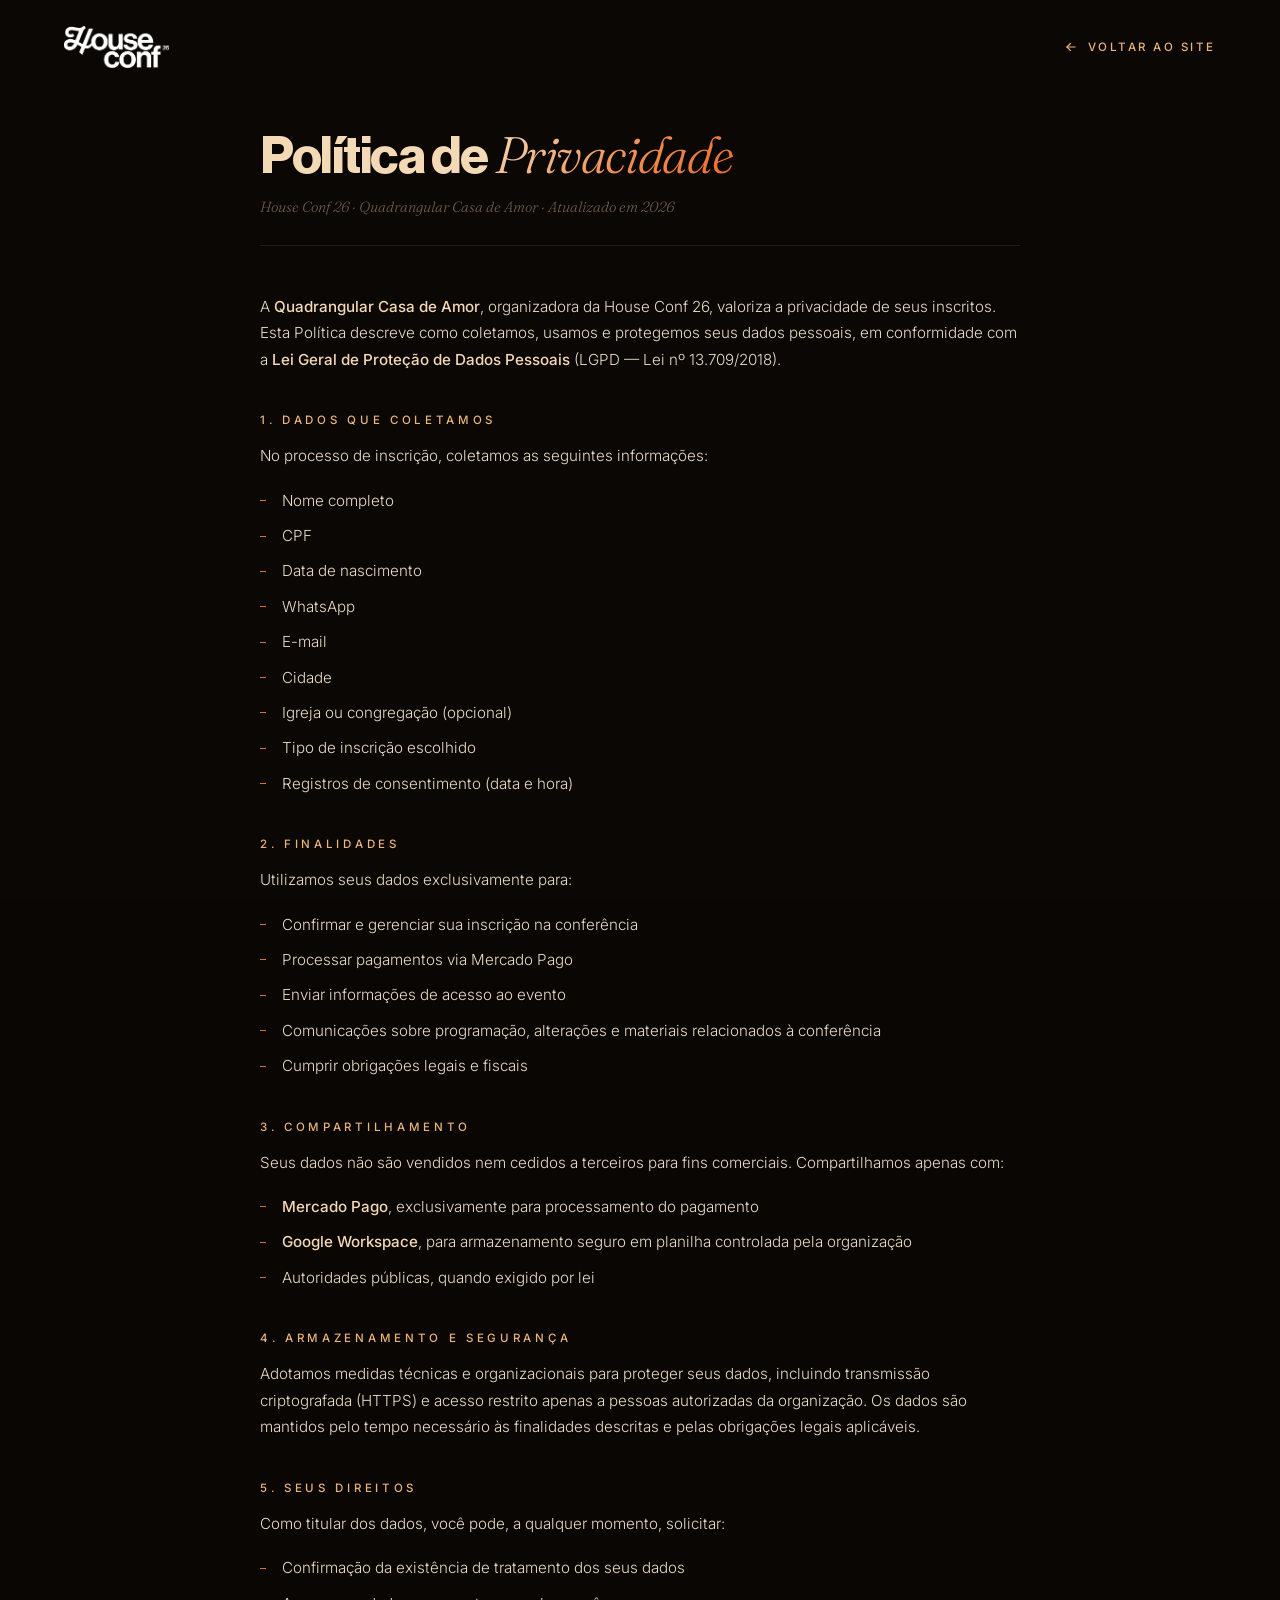
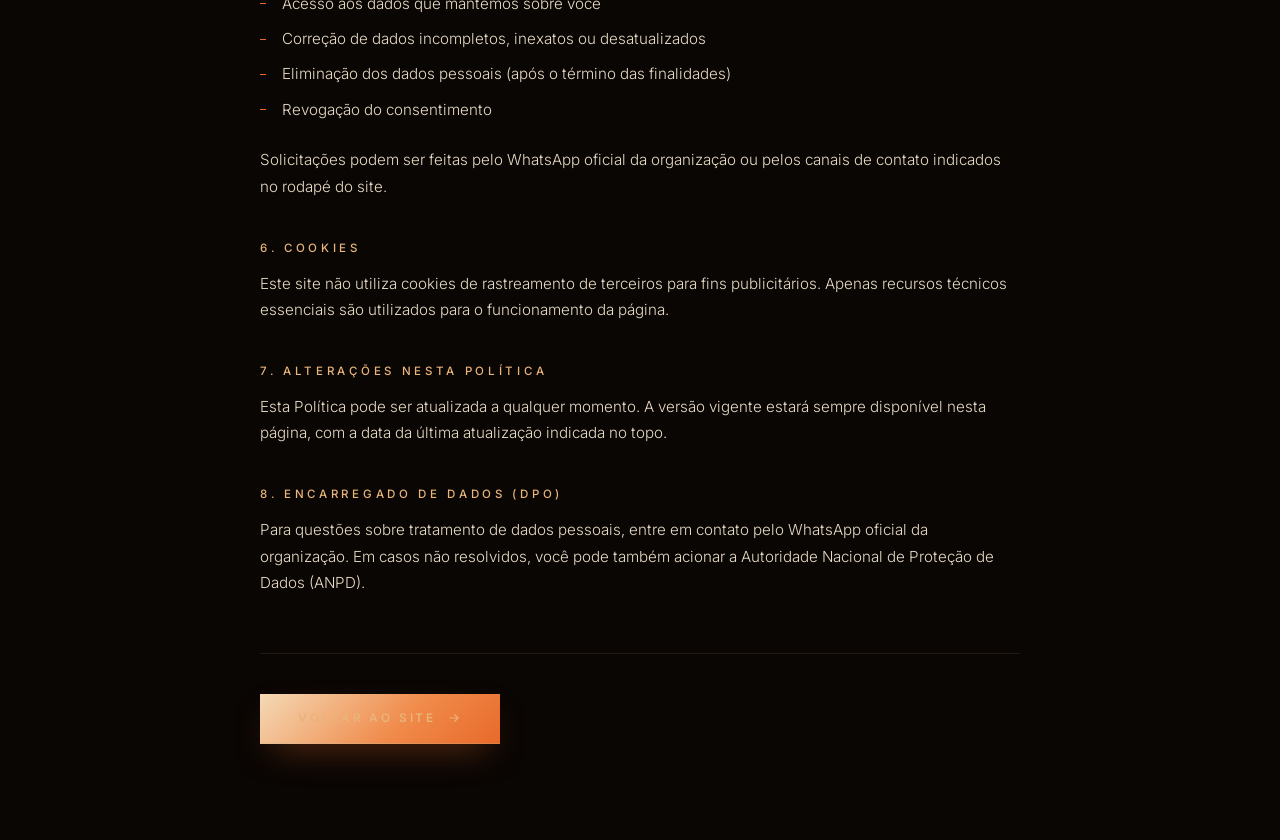
<file: privacidade.html>
<!DOCTYPE html>
<html lang="pt-BR" class="no-js">
<head>
<meta charset="UTF-8">
<meta name="viewport" content="width=device-width, initial-scale=1, viewport-fit=cover">
<meta name="theme-color" content="#0A0604">
<meta name="description" content="Política de Privacidade — House Conf 26 · Quadrangular Casa de Amor">
<title>Política de Privacidade · House Conf 26</title>

<link rel="preconnect" href="https://fonts.googleapis.com">
<link rel="preconnect" href="https://fonts.gstatic.com" crossorigin>
<link href="https://fonts.googleapis.com/css2?family=Fraunces:ital,opsz,wght@0,9..144,300;0,9..144,400;0,9..144,500;1,9..144,300;1,9..144,400&family=Inter:wght@300;400;500;600&display=swap" rel="stylesheet">

<link rel="stylesheet" href="css/styles.css">
<link rel="stylesheet" href="css/inscricao.css">

<script>document.documentElement.classList.add('js-ready');</script>

<style>
  /* mesmo estilo legal usado em termos.html */
  .legal-page {
    background: var(--black);
    min-height: 100vh;
    min-height: 100svh;
    padding: 8rem 5% 6rem;
    position: relative;
    overflow: hidden;
  }
  .legal-page::before {
    content: '';
    position: absolute;
    top: -40%; left: 50%;
    width: 70vw; height: 60vh;
    transform: translateX(-50%);
    background-image: url('assets/gradient/degrade.png');
    background-size: cover;
    filter: blur(140px);
    opacity: 0.18;
    z-index: 0;
    pointer-events: none;
  }
  .legal-shell {
    position: relative;
    z-index: 1;
    max-width: 760px;
    margin: 0 auto;
  }
  .legal-shell h1 {
    font-family: var(--font-display);
    font-size: clamp(2.2rem, 4.5vw, 3.2rem);
    font-weight: 700;
    letter-spacing: -0.025em;
    line-height: 1.05;
    color: var(--cream);
    margin-bottom: 0.7rem;
  }
  .legal-shell h1 em {
    font-family: var(--font-editorial);
    font-style: italic;
    font-weight: 300;
    background: linear-gradient(135deg, var(--cream) 0%, var(--orange-warm) 60%, var(--orange) 100%);
    -webkit-background-clip: text;
    background-clip: text;
    color: transparent;
  }
  .legal-shell .legal-meta {
    font-family: var(--font-editorial);
    font-style: italic;
    color: var(--muted);
    font-size: 0.92rem;
    margin-bottom: 3rem;
    padding-bottom: 1.5rem;
    border-bottom: 1px solid rgba(232, 180, 122, 0.12);
  }
  .legal-shell h2 {
    font-family: var(--font-body);
    font-size: 0.72rem;
    letter-spacing: 0.32em;
    text-transform: uppercase;
    color: var(--amber);
    font-weight: 500;
    margin: 2.5rem 0 1rem;
  }
  .legal-shell p {
    font-family: var(--font-body);
    font-size: 0.95rem;
    color: var(--text-light);
    line-height: 1.75;
    margin-bottom: 1.1rem;
    font-weight: 300;
  }
  .legal-shell ul {
    list-style: none;
    padding: 0;
    margin: 0 0 1.5rem;
  }
  .legal-shell li {
    font-family: var(--font-body);
    font-size: 0.95rem;
    color: var(--text-light);
    line-height: 1.75;
    padding-left: 1.4rem;
    position: relative;
    margin-bottom: 0.55rem;
    font-weight: 300;
  }
  .legal-shell li::before {
    content: '';
    position: absolute;
    left: 0; top: 0.78rem;
    width: 6px; height: 1px;
    background: var(--orange);
  }
  .legal-shell strong {
    color: var(--cream);
    font-weight: 500;
  }
  .legal-shell a {
    color: var(--amber);
    text-decoration: none;
    border-bottom: 1px solid rgba(201, 144, 94, 0.35);
    transition: color .25s ease, border-color .25s ease;
  }
  .legal-shell a:hover {
    color: var(--cream);
    border-bottom-color: var(--cream);
  }
  .legal-shell .legal-back {
    margin-top: 3.5rem;
    padding-top: 2.5rem;
    border-top: 1px solid rgba(232, 180, 122, 0.12);
  }
</style>
</head>
<body>

<header class="insc-topbar">
  <a href="index.html" aria-label="House Conf 26 — voltar ao site" class="insc-topbar-logo">
    <img src="assets/logo/logo-houseconf-26.png" alt="House Conf 26">
  </a>
  <a href="index.html" class="insc-back" style="margin-bottom:0">
    <svg viewBox="0 0 24 24" fill="none" stroke="currentColor" stroke-width="2" stroke-linecap="round" stroke-linejoin="round" aria-hidden="true">
      <path d="M19 12H5"/><path d="M11 18l-6-6 6-6"/>
    </svg>
    <span>Voltar ao site</span>
  </a>
</header>

<main class="legal-page">
  <div class="legal-shell">

    <h1>Política de <em>Privacidade</em></h1>
    <p class="legal-meta">House Conf 26 · Quadrangular Casa de Amor · Atualizado em 2026</p>

    <p>A <strong>Quadrangular Casa de Amor</strong>, organizadora da House Conf 26,
    valoriza a privacidade de seus inscritos. Esta Política descreve como coletamos, usamos e
    protegemos seus dados pessoais, em conformidade com a <strong>Lei Geral de Proteção de Dados
    Pessoais</strong> (LGPD — Lei nº 13.709/2018).</p>

    <h2>1. Dados que coletamos</h2>
    <p>No processo de inscrição, coletamos as seguintes informações:</p>
    <ul>
      <li>Nome completo</li>
      <li>CPF</li>
      <li>Data de nascimento</li>
      <li>WhatsApp</li>
      <li>E-mail</li>
      <li>Cidade</li>
      <li>Igreja ou congregação (opcional)</li>
      <li>Tipo de inscrição escolhido</li>
      <li>Registros de consentimento (data e hora)</li>
    </ul>

    <h2>2. Finalidades</h2>
    <p>Utilizamos seus dados exclusivamente para:</p>
    <ul>
      <li>Confirmar e gerenciar sua inscrição na conferência</li>
      <li>Processar pagamentos via Mercado Pago</li>
      <li>Enviar informações de acesso ao evento</li>
      <li>Comunicações sobre programação, alterações e materiais relacionados à conferência</li>
      <li>Cumprir obrigações legais e fiscais</li>
    </ul>

    <h2>3. Compartilhamento</h2>
    <p>Seus dados não são vendidos nem cedidos a terceiros para fins comerciais. Compartilhamos
    apenas com:</p>
    <ul>
      <li><strong>Mercado Pago</strong>, exclusivamente para processamento do pagamento</li>
      <li><strong>Google Workspace</strong>, para armazenamento seguro em planilha controlada pela
      organização</li>
      <li>Autoridades públicas, quando exigido por lei</li>
    </ul>

    <h2>4. Armazenamento e segurança</h2>
    <p>Adotamos medidas técnicas e organizacionais para proteger seus dados, incluindo
    transmissão criptografada (HTTPS) e acesso restrito apenas a pessoas autorizadas da
    organização. Os dados são mantidos pelo tempo necessário às finalidades descritas e pelas
    obrigações legais aplicáveis.</p>

    <h2>5. Seus direitos</h2>
    <p>Como titular dos dados, você pode, a qualquer momento, solicitar:</p>
    <ul>
      <li>Confirmação da existência de tratamento dos seus dados</li>
      <li>Acesso aos dados que mantemos sobre você</li>
      <li>Correção de dados incompletos, inexatos ou desatualizados</li>
      <li>Eliminação dos dados pessoais (após o término das finalidades)</li>
      <li>Revogação do consentimento</li>
    </ul>
    <p>Solicitações podem ser feitas pelo WhatsApp oficial da organização ou pelos canais de
    contato indicados no rodapé do site.</p>

    <h2>6. Cookies</h2>
    <p>Este site não utiliza cookies de rastreamento de terceiros para fins publicitários.
    Apenas recursos técnicos essenciais são utilizados para o funcionamento da página.</p>

    <h2>7. Alterações nesta Política</h2>
    <p>Esta Política pode ser atualizada a qualquer momento. A versão vigente estará sempre
    disponível nesta página, com a data da última atualização indicada no topo.</p>

    <h2>8. Encarregado de Dados (DPO)</h2>
    <p>Para questões sobre tratamento de dados pessoais, entre em contato pelo WhatsApp oficial
    da organização. Em casos não resolvidos, você pode também acionar a Autoridade Nacional de
    Proteção de Dados (ANPD).</p>

    <div class="legal-back">
      <a href="index.html" class="insc-btn-primary">
        <span>Voltar ao site</span>
        <svg viewBox="0 0 24 24" fill="none" stroke="currentColor" stroke-width="2" stroke-linecap="round" stroke-linejoin="round" aria-hidden="true">
          <path d="M5 12h14"/><path d="M13 6l6 6-6 6"/>
        </svg>
      </a>
    </div>

  </div>
</main>

</body>
</html>
</file>
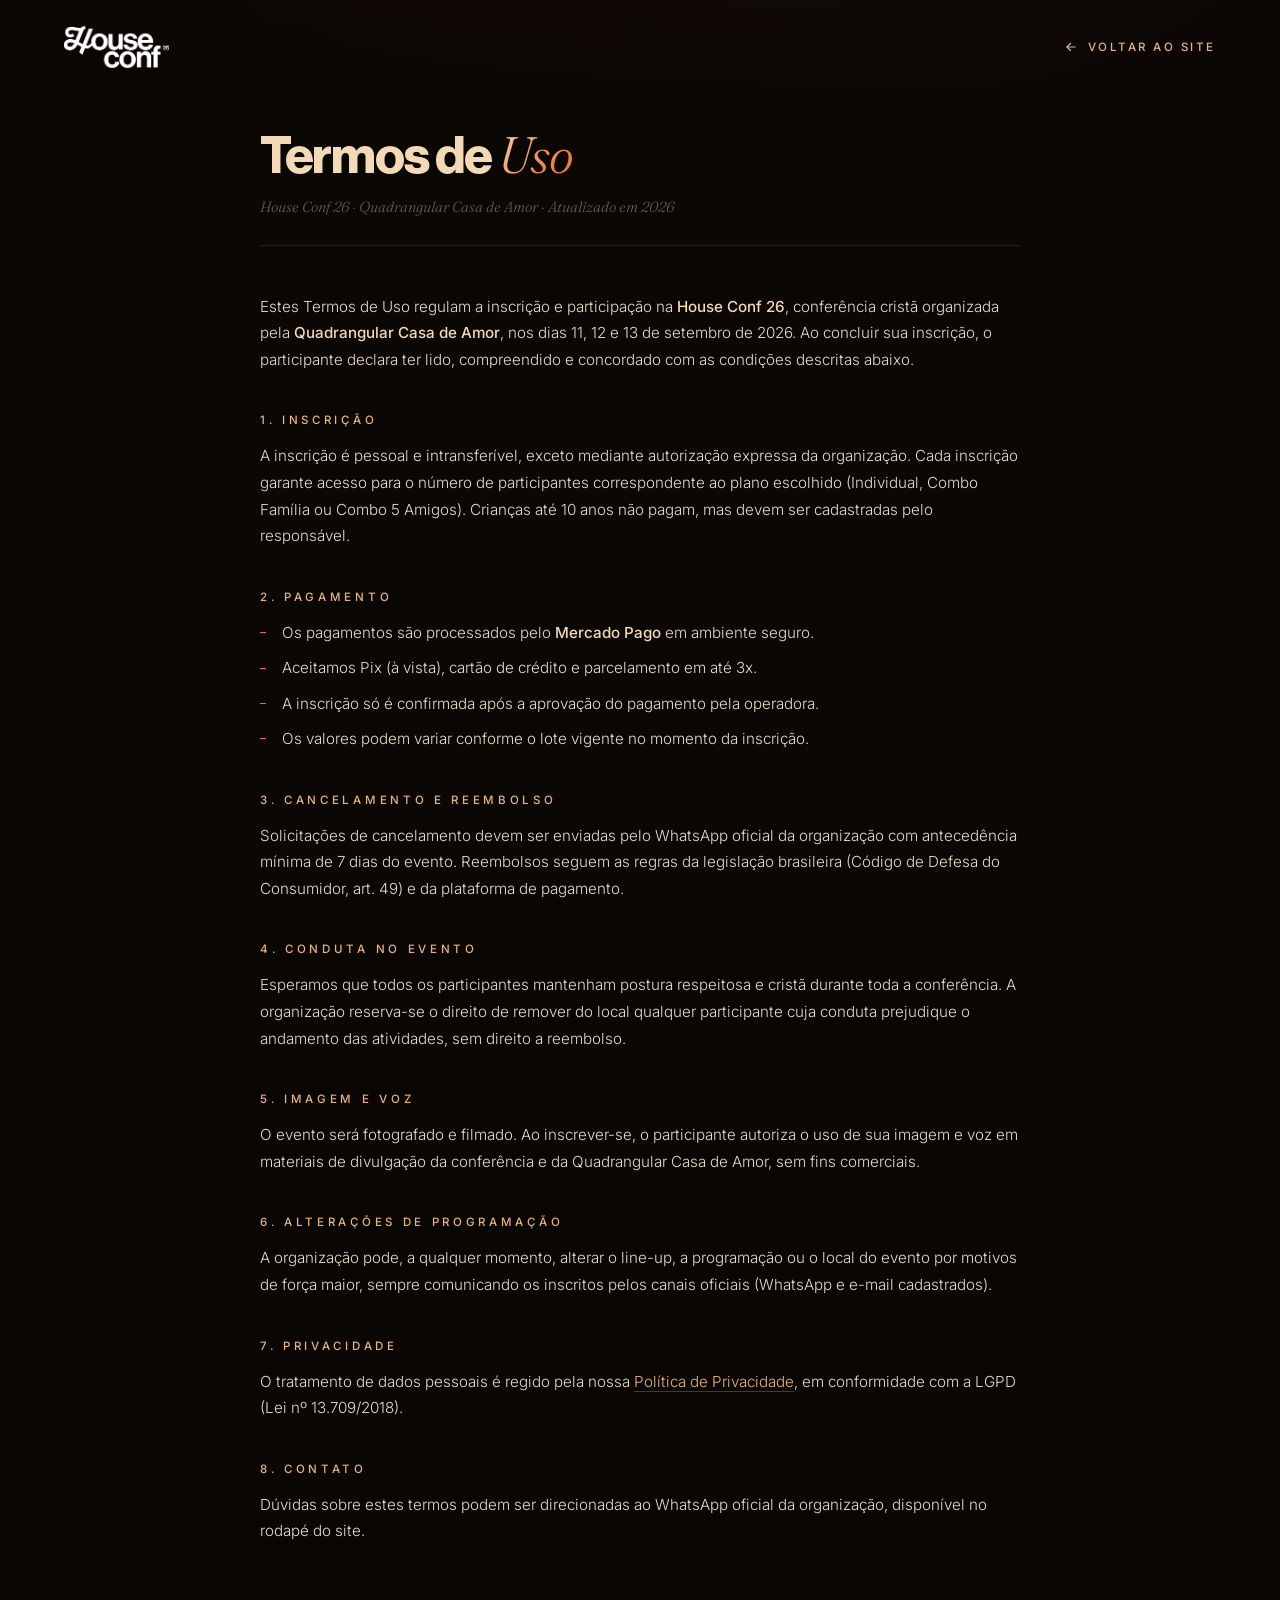
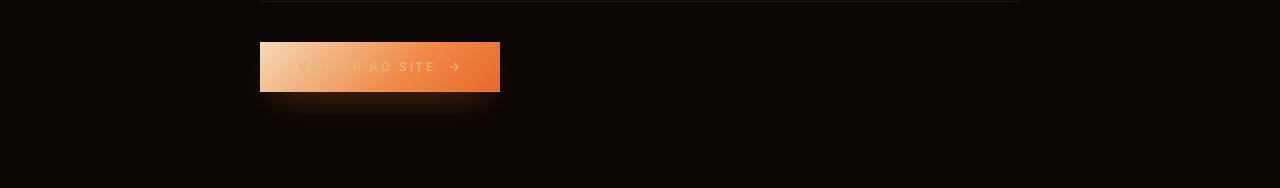
<file: termos.html>
<!DOCTYPE html>
<html lang="pt-BR" class="no-js">
<head>
<meta charset="UTF-8">
<meta name="viewport" content="width=device-width, initial-scale=1, viewport-fit=cover">
<meta name="theme-color" content="#0A0604">
<meta name="description" content="Termos de Uso — House Conf 26 · Quadrangular Casa de Amor">
<title>Termos de Uso · House Conf 26</title>

<link rel="preconnect" href="https://fonts.googleapis.com">
<link rel="preconnect" href="https://fonts.gstatic.com" crossorigin>
<link href="https://fonts.googleapis.com/css2?family=Fraunces:ital,opsz,wght@0,9..144,300;0,9..144,400;0,9..144,500;1,9..144,300;1,9..144,400&family=Inter:wght@300;400;500;600&display=swap" rel="stylesheet">

<link rel="stylesheet" href="css/styles.css">
<link rel="stylesheet" href="css/inscricao.css">

<script>document.documentElement.classList.add('js-ready');</script>

<style>
  /* estilos locais da página legal — herdam variáveis do styles.css */
  .legal-page {
    background: var(--black);
    min-height: 100vh;
    min-height: 100svh;
    padding: 8rem 5% 6rem;
    position: relative;
    overflow: hidden;
  }
  .legal-page::before {
    content: '';
    position: absolute;
    top: -40%; left: 50%;
    width: 70vw; height: 60vh;
    transform: translateX(-50%);
    background-image: url('assets/gradient/degrade.png');
    background-size: cover;
    filter: blur(140px);
    opacity: 0.18;
    z-index: 0;
    pointer-events: none;
  }
  .legal-shell {
    position: relative;
    z-index: 1;
    max-width: 760px;
    margin: 0 auto;
  }
  .legal-shell h1 {
    font-family: var(--font-display);
    font-size: clamp(2.2rem, 4.5vw, 3.2rem);
    font-weight: 700;
    letter-spacing: -0.025em;
    line-height: 1.05;
    color: var(--cream);
    margin-bottom: 0.7rem;
  }
  .legal-shell h1 em {
    font-family: var(--font-editorial);
    font-style: italic;
    font-weight: 300;
    background: linear-gradient(135deg, var(--cream) 0%, var(--orange-warm) 60%, var(--orange) 100%);
    -webkit-background-clip: text;
    background-clip: text;
    color: transparent;
  }
  .legal-shell .legal-meta {
    font-family: var(--font-editorial);
    font-style: italic;
    color: var(--muted);
    font-size: 0.92rem;
    margin-bottom: 3rem;
    padding-bottom: 1.5rem;
    border-bottom: 1px solid rgba(232, 180, 122, 0.12);
  }
  .legal-shell h2 {
    font-family: var(--font-body);
    font-size: 0.72rem;
    letter-spacing: 0.32em;
    text-transform: uppercase;
    color: var(--amber);
    font-weight: 500;
    margin: 2.5rem 0 1rem;
  }
  .legal-shell p {
    font-family: var(--font-body);
    font-size: 0.95rem;
    color: var(--text-light);
    line-height: 1.75;
    margin-bottom: 1.1rem;
    font-weight: 300;
  }
  .legal-shell ul {
    list-style: none;
    padding: 0;
    margin: 0 0 1.5rem;
  }
  .legal-shell li {
    font-family: var(--font-body);
    font-size: 0.95rem;
    color: var(--text-light);
    line-height: 1.75;
    padding-left: 1.4rem;
    position: relative;
    margin-bottom: 0.55rem;
    font-weight: 300;
  }
  .legal-shell li::before {
    content: '';
    position: absolute;
    left: 0; top: 0.78rem;
    width: 6px; height: 1px;
    background: var(--orange);
  }
  .legal-shell strong {
    color: var(--cream);
    font-weight: 500;
  }
  .legal-shell a {
    color: var(--amber);
    text-decoration: none;
    border-bottom: 1px solid rgba(201, 144, 94, 0.35);
    transition: color .25s ease, border-color .25s ease;
  }
  .legal-shell a:hover {
    color: var(--cream);
    border-bottom-color: var(--cream);
  }
  .legal-shell .legal-back {
    margin-top: 3.5rem;
    padding-top: 2.5rem;
    border-top: 1px solid rgba(232, 180, 122, 0.12);
  }
</style>
</head>
<body>

<header class="insc-topbar">
  <a href="index.html" aria-label="House Conf 26 — voltar ao site" class="insc-topbar-logo">
    <img src="assets/logo/logo-houseconf-26.png" alt="House Conf 26">
  </a>
  <a href="index.html" class="insc-back" style="margin-bottom:0">
    <svg viewBox="0 0 24 24" fill="none" stroke="currentColor" stroke-width="2" stroke-linecap="round" stroke-linejoin="round" aria-hidden="true">
      <path d="M19 12H5"/><path d="M11 18l-6-6 6-6"/>
    </svg>
    <span>Voltar ao site</span>
  </a>
</header>

<main class="legal-page">
  <div class="legal-shell">

    <h1>Termos de <em>Uso</em></h1>
    <p class="legal-meta">House Conf 26 · Quadrangular Casa de Amor · Atualizado em 2026</p>

    <p>Estes Termos de Uso regulam a inscrição e participação na <strong>House Conf 26</strong>,
    conferência cristã organizada pela <strong>Quadrangular Casa de Amor</strong>, nos dias
    11, 12 e 13 de setembro de 2026. Ao concluir sua inscrição, o participante declara ter lido,
    compreendido e concordado com as condições descritas abaixo.</p>

    <h2>1. Inscrição</h2>
    <p>A inscrição é pessoal e intransferível, exceto mediante autorização expressa da organização.
    Cada inscrição garante acesso para o número de participantes correspondente ao plano escolhido
    (Individual, Combo Família ou Combo 5 Amigos). Crianças até 10 anos não pagam, mas devem ser
    cadastradas pelo responsável.</p>

    <h2>2. Pagamento</h2>
    <ul>
      <li>Os pagamentos são processados pelo <strong>Mercado Pago</strong> em ambiente seguro.</li>
      <li>Aceitamos Pix (à vista), cartão de crédito e parcelamento em até 3x.</li>
      <li>A inscrição só é confirmada após a aprovação do pagamento pela operadora.</li>
      <li>Os valores podem variar conforme o lote vigente no momento da inscrição.</li>
    </ul>

    <h2>3. Cancelamento e reembolso</h2>
    <p>Solicitações de cancelamento devem ser enviadas pelo WhatsApp oficial da organização com
    antecedência mínima de 7 dias do evento. Reembolsos seguem as regras da legislação brasileira
    (Código de Defesa do Consumidor, art. 49) e da plataforma de pagamento.</p>

    <h2>4. Conduta no evento</h2>
    <p>Esperamos que todos os participantes mantenham postura respeitosa e cristã durante toda a
    conferência. A organização reserva-se o direito de remover do local qualquer participante cuja
    conduta prejudique o andamento das atividades, sem direito a reembolso.</p>

    <h2>5. Imagem e voz</h2>
    <p>O evento será fotografado e filmado. Ao inscrever-se, o participante autoriza o uso de sua
    imagem e voz em materiais de divulgação da conferência e da Quadrangular Casa de Amor,
    sem fins comerciais.</p>

    <h2>6. Alterações de programação</h2>
    <p>A organização pode, a qualquer momento, alterar o line-up, a programação ou o local do
    evento por motivos de força maior, sempre comunicando os inscritos pelos canais oficiais
    (WhatsApp e e-mail cadastrados).</p>

    <h2>7. Privacidade</h2>
    <p>O tratamento de dados pessoais é regido pela nossa
    <a href="privacidade.html">Política de Privacidade</a>, em conformidade com a LGPD
    (Lei nº 13.709/2018).</p>

    <h2>8. Contato</h2>
    <p>Dúvidas sobre estes termos podem ser direcionadas ao WhatsApp oficial da organização,
    disponível no rodapé do site.</p>

    <div class="legal-back">
      <a href="index.html" class="insc-btn-primary">
        <span>Voltar ao site</span>
        <svg viewBox="0 0 24 24" fill="none" stroke="currentColor" stroke-width="2" stroke-linecap="round" stroke-linejoin="round" aria-hidden="true">
          <path d="M5 12h14"/><path d="M13 6l6 6-6 6"/>
        </svg>
      </a>
    </div>

  </div>
</main>

</body>
</html>
</file>
<file: css/styles.css>
/* ─────────────────────────────────────────────────────────────
   HOUSE CONF 26 — REFINEMENT PASS
   Identidade oficial: Thirsty Script + Neue Haas + degradê quente
   ───────────────────────────────────────────────────────────── */

/* ── FONTS OFICIAIS ───────────────────────────────────────── */
@font-face {
  font-family: 'Thirsty Script';
  src: url('../assets/fonts/ThirstyScriptExtraBoldDemo.otf') format('opentype');
  font-weight: 800;
  font-style: normal;
  font-display: swap;
}
@font-face {
  font-family: 'Neue Haas';
  src: url('../assets/fonts/NeueHaasDisplayBold.ttf') format('truetype');
  font-weight: 700;
  font-style: normal;
  font-display: swap;
}

/* ── RESET ────────────────────────────────────────────────── */
*, *::before, *::after { box-sizing: border-box; margin: 0; padding: 0; }

/* ── DESIGN TOKENS ────────────────────────────────────────── */
:root {
  /* paleta extraída do degradê oficial: bordô → laranja → âmbar */
  --bordo:        #6B0F08;
  --bordo-deep:   #3A0703;
  --ember:        #B83518;   /* vermelho-tijolo queimado */
  --orange:       #E86A2A;   /* laranja-Sevilha */
  --orange-warm:  #F08A4A;
  --amber:        #E8B47A;   /* âmbar cremoso */
  --cream:        #F4D9B5;   /* o ponto mais claro do degradê */
  --cream-light:  #F8E8CE;

  /* neutros profundos para a base cinematográfica */
  --black:        #0A0604;
  --black-deep:   #050302;
  --charcoal:     #110A06;
  --dark:         #1A0F09;
  --mid:          #2A1B12;
  --muted:        #6B5A48;
  --text:         #C8B8A2;
  --text-light:   #E8DCC6;
  --warm-white:   #FAF3E5;

  /* assinatura do degradê oficial em CSS */
  --gradient-official: linear-gradient(135deg,
    #3A0703 0%,
    #6B0F08 15%,
    #B83518 35%,
    #E86A2A 60%,
    #E8B47A 85%,
    #F4D9B5 100%);

  /* tipografia */
  --font-script: 'Thirsty Script', 'Brush Script MT', cursive;
  --font-display: 'Neue Haas', 'Helvetica Neue', sans-serif;
  --font-editorial: 'Fraunces', 'Cormorant Garamond', Georgia, serif;
  --font-body: 'Inter', 'DM Sans', -apple-system, BlinkMacSystemFont, sans-serif;
}

/* ── BASE ─────────────────────────────────────────────────── */
html {
  scroll-behavior: smooth;
  /* iOS: impede o auto-zoom da fonte ao virar o aparelho na horizontal */
  -webkit-text-size-adjust: 100%;
  text-size-adjust: 100%;
}
body {
  background: var(--black);
  color: var(--text);
  font-family: var(--font-body);
  font-weight: 300;
  overflow-x: hidden;
  -webkit-font-smoothing: antialiased;
  -moz-osx-font-smoothing: grayscale;
  /* iOS: remove o flash azul/cinza ao tocar em links */
  -webkit-tap-highlight-color: transparent;
  /* grain sutil sobre todo o site para textura cinematográfica */
  position: relative;
}
body::before {
  content: '';
  position: fixed;
  inset: 0;
  pointer-events: none;
  z-index: 9999;
  opacity: 0.035;
  mix-blend-mode: overlay;
  background-image: url("data:image/svg+xml,%3Csvg xmlns='http://www.w3.org/2000/svg' width='180' height='180'%3E%3Cfilter id='n'%3E%3CfeTurbulence type='fractalNoise' baseFrequency='0.92' numOctaves='2' stitchTiles='stitch'/%3E%3CfeColorMatrix values='0 0 0 0 1  0 0 0 0 1  0 0 0 0 1  0 0 0 0.6 0'/%3E%3C/filter%3E%3Crect width='100%25' height='100%25' filter='url(%23n)'/%3E%3C/svg%3E");
}
img { max-width: 100%; height: auto; display: block; }

/* ═════════════════════════════════════════════════════════════
   SISTEMA DE LETRA ORNAMENTAL — REFATORADO
   ═════════════════════════════════════════════════════════════
   
   ESTRUTURA ESPERADA NO HTML:
   
   Para títulos:
     <span class="ornamental-title">
       <span class="ornamental-letter">L</span>
       <span class="title-rest">ine up</span>
     </span>
   
   Para nomes:
     <span class="speaker-name-safe">
       <span class="ornamental-letter">D</span>
       <span class="speaker-name-text">anilo pilar</span>
     </span>
   
   ─────────────────────────────────────────────────────────────
   PRINCÍPIOS DA SOLUÇÃO:
   
   1. SEM background-clip:text na ornamental → o glyph é
      desenhado em color sólida, então o swash inteiro recebe
      a tinta. Não há mais clipping de pintura.
   
   2. SEM margin-left negativo, SEM transform, SEM translate,
      SEM vertical-align extremo. O alinhamento é via flex.
   
   3. Wrapper inline-flex agrupa a ornamental e o resto da
      palavra como dois itens independentes. A ornamental
      tem caixa própria (flex: 0 0 auto + min-width próprio).
   
   4. align-items:center alinha a ornamental verticalmente com
      o texto restante usando suas próprias métricas — sem
      precisar forçar vertical-align.
   
   5. overflow:visible em todos os ancestrais críticos garante
      que se o glyph desenhar fora do flex item (devido aos
      swashes naturais da Thirsty), ele continue visível.
   
   6. Cards com overflow:hidden por causa de imagem têm a
      imagem isolada em wrapper próprio (.artist-photo) e a
      info de texto (.artist-info) com overflow:visible.
   ═════════════════════════════════════════════════════════════ */

/* Wrapper de título: como o SVG da ornamental é um <img>, ele
   flui inline com o texto normal. Não precisamos de inline-flex
   aqui, mas mantemos para preservar a semântica de agrupamento
   e overflow visible. */
.ornamental-title,
.speaker-name-safe {
  display: inline;
  overflow: visible;
}

/* A LETRA ORNAMENTAL É UM SVG INLINE (img):
   - height controlado em em → escala com o font-size do parent
   - width: auto → preserva aspect ratio nativo de cada glyph
   - O SVG tem viewBox próprio que ENVOLVE TODO o swash, então
     nunca é cortado por nada (regra estrutural máxima).
   - align-self: baseline NÃO se aplica a imagens; usamos
     vertical-align + ajuste fino para que a letra "se sente"
     com o texto seguinte. */
.ornamental-letter {
  /* SVG inline via img */
  display: inline-block;
  flex: 0 0 auto;
  /* altura responsiva: 1.3em compensa o fato de que a Thirsty Script
     tem proporção visual diferente da Neue Haas. O viewBox do SVG
     já contém o swash inteiro, então 1.3em fica visualmente proporcional
     ao texto sem deixar "muita coisa" sobrando. */
  height: 1.3em;
  width: auto;
  /* alinhamento óptico:
     o glyph foi gerado com ascender no topo do viewBox e o swash
     descende abaixo da baseline. Para alinhar com a baseline do
     texto seguinte, descemos a imagem cerca de 30% da sua altura. */
  vertical-align: -0.35em;
  /* KERNING ÓPTICO — REFINADO:
     margin-right negativa moderada puxa o texto seguinte para
     colar visualmente à ornamental sem que o swash invada o
     próximo caractere. Aparência editorial premium: "Quem",
     "Sobre", "Line" — uma palavra contínua, não duas. */
  margin-right: -0.18em;
  /* margin-left levemente negativa para encaixar a ornamental
     no início do bloco — alinhamento óptico esquerdo */
  margin-left: -0.04em;
  overflow: visible;
  user-select: none;
  pointer-events: none;
}

/* O resto da palavra é texto normal — não precisa de flex agora.
   Sem translateX agressivo: o margin-right negativo da ornamental
   já cuida da aproximação. Mantemos apenas um leve nudge para
   alinhamento óptico no ponto onde o swash entrega o olho. */
.title-rest,
.speaker-name-text {
  font-family: inherit;
  line-height: inherit;
  white-space: normal;
  overflow: visible;
}

/* Pastor names: cada linha em block, ornamental inline natural */
.pastor-names {
  overflow: visible;
}
.pastor-name-line {
  display: block;
  overflow: visible;
}
.pastor-name-text {
  font-family: inherit;
  line-height: inherit;
  margin-left: 0.05em;
}
.pastor-amp {
  height: 1.2em;
  /* sobrescreve o -0.18em do .ornamental-letter:
     aqui queremos espaço NORMAL após o "&" antes de "Janete" */
  margin-right: 0.2em;
  margin-left: 0;
  vertical-align: -0.3em;
}

/* ── HEADER ───────────────────────────────────────────────── */
header {
  position: fixed; top: 0; left: 0; width: 100%;
  z-index: 1000;
  padding: 1.25rem 4%;
  transition: background .4s, padding .4s, backdrop-filter .4s, border-color .4s;
  border-bottom: 1px solid transparent;
}
header.scrolled {
  background: rgba(10, 6, 4, 0.85);
  -webkit-backdrop-filter: blur(24px) saturate(140%);
  backdrop-filter: blur(24px) saturate(140%);
  -webkit-backdrop-filter: blur(24px) saturate(140%);
  padding: 0.9rem 4%;
  border-bottom: 1px solid rgba(232, 180, 122, 0.12);
}
.header-inner {
  display: flex; align-items: center; justify-content: space-between;
  max-width: 1400px; margin: 0 auto;
}
.logo {
  display: flex; align-items: center; gap: 0.5rem;
  text-decoration: none;
  height: 38px;
}
.logo img {
  height: 100%;
  width: auto;
  filter: drop-shadow(0 2px 12px rgba(232, 106, 42, 0.25));
}
nav { display: flex; gap: 2.5rem; align-items: center; }
nav a {
  color: var(--text-light); text-decoration: none;
  font-family: var(--font-body);
  font-size: 0.72rem; letter-spacing: 0.16em; text-transform: uppercase;
  font-weight: 400;
  transition: color .3s;
  position: relative;
}
nav a::after {
  content: ''; position: absolute; bottom: -6px; left: 0;
  width: 0; height: 1px;
  background: linear-gradient(90deg, var(--orange), var(--cream));
  transition: width .35s ease;
}
nav a:hover { color: var(--cream); }
nav a:hover::after { width: 100%; }

.btn-cta {
  background: var(--cream);
  color: var(--black);
  padding: 0.7rem 1.8rem;
  font-family: var(--font-body);
  font-size: 0.72rem; letter-spacing: 0.16em; text-transform: uppercase;
  font-weight: 500; text-decoration: none;
  transition: all .3s; border: none; cursor: pointer;
  position: relative; overflow: hidden;
}
.btn-cta::before {
  content: ''; position: absolute; inset: 0;
  background: linear-gradient(135deg, var(--cream) 0%, var(--orange-warm) 100%);
  transform: translateY(101%); transition: transform .35s ease;
  z-index: -1;
}
.btn-cta:hover::before { transform: translateY(0); }
.btn-cta:hover { color: var(--black); }

.btn-outline {
  border: 1.5px solid rgba(244, 217, 181, 0.75);
  color: var(--cream);
  padding: 0.7rem 1.8rem;
  font-family: var(--font-body);
  font-size: 0.72rem; letter-spacing: 0.16em; text-transform: uppercase;
  font-weight: 500; text-decoration: none;
  transition: all .3s; display: inline-block;
  background: rgba(10, 6, 4, 0.25);
  -webkit-backdrop-filter: blur(4px);
  backdrop-filter: blur(4px);
}
.btn-outline:hover {
  background: rgba(244, 217, 181, 0.15);
  border-color: var(--cream);
}

/* botão outline + ícone (ex.: Abrir no Google Maps) */
.btn-maps {
  display: inline-flex !important;
  align-items: center;
  gap: 0.6rem;
}
.btn-maps svg {
  width: 14px; height: 14px;
  color: var(--amber);
  transition: color .3s ease;
}
.btn-maps:hover svg { color: var(--cream); }

/* ── HERO ─────────────────────────────────────────────────── */
#hero {
  /* fallback (Safari/iOS antigos): 100vh — barra de URL pode invadir,
     mas pelo menos o conteúdo aparece */
  min-height: 100vh;
  /* iOS Safari 15.4+ e demais browsers modernos: small viewport
     resolve o bug do "100vh = cabeça + dedo no rodapé" no iPhone */
  min-height: 100svh;
  position: relative;
  display: flex; align-items: center; justify-content: center;
  overflow: hidden;
  background: var(--black-deep);
}

/* camada 1: o degradê oficial em fundo "respirando" */
.hero-gradient-bg {
  position: absolute; inset: -10%;
  background-image: url('../assets/gradient/degrade.png');
  background-size: cover;
  background-position: center;
  filter: blur(40px) saturate(1.1);
  opacity: 0.85;
  z-index: 0;
  animation: heroBreath 12s ease-in-out infinite;
}
@keyframes heroBreath {
  0%, 100% { transform: scale(1) rotate(0deg); opacity: 0.85; }
  50% { transform: scale(1.08) rotate(2deg); opacity: 1; }
}

/* camada 2: vinheta escura forte para legibilidade */
.hero-vignette {
  position: absolute; inset: 0;
  background:
    radial-gradient(ellipse at center, transparent 0%, transparent 30%, rgba(10,6,4,0.55) 60%, rgba(5,3,2,0.95) 100%),
    linear-gradient(180deg, rgba(10,6,4,0.4) 0%, transparent 25%, transparent 75%, rgba(5,3,2,0.85) 100%);
  z-index: 1;
}

/* camada 3: grade tipográfica sutil (a "rede editorial") */
.hero-grid {
  position: absolute; inset: 0;
  background-image:
    linear-gradient(rgba(244, 217, 181, 0.025) 1px, transparent 1px),
    linear-gradient(90deg, rgba(244, 217, 181, 0.025) 1px, transparent 1px);
  background-size: 120px 120px;
  z-index: 2;
  pointer-events: none;
}

/* camada 4: partículas (já existia) */
.particles { position: absolute; inset: 0; z-index: 3; pointer-events: none; }
.particle {
  position: absolute;
  background: var(--cream);
  border-radius: 50%;
  opacity: 0;
  animation: float linear infinite;
  box-shadow: 0 0 8px rgba(244, 217, 181, 0.6);
}
@keyframes float {
  0%   { opacity: 0; transform: translateY(0) scale(0); }
  15%  { opacity: 0.7; }
  85%  { opacity: 0.3; }
  100% { opacity: 0; transform: translateY(-100vh) scale(1.4); }
}

/* conteúdo */
.hero-content {
  position: relative; z-index: 5;
  text-align: center;
  max-width: 960px;
  padding: 6rem 2rem 2rem;
}
.hero-pre {
  font-family: var(--font-body);
  font-size: 0.72rem; letter-spacing: 0.28em; text-transform: uppercase;
  color: var(--cream); margin-bottom: 2.5rem;
  opacity: 0;
  animation: fadeUp .9s .3s forwards;
}

/* logo oficial centralizado no hero */
.hero-logo {
  max-width: min(680px, 78vw);
  margin: 0 auto 2.5rem;
  opacity: 0;
  animation: fadeUp 1s .5s forwards;
  filter: drop-shadow(0 8px 40px rgba(232, 106, 42, 0.4));
}

.hero-sub {
  font-family: var(--font-editorial);
  font-size: clamp(1.15rem, 2.6vw, 1.7rem);
  color: var(--cream-light);
  font-style: italic; font-weight: 300;
  margin-bottom: 1rem;
  opacity: 0;
  animation: fadeUp .9s .75s forwards;
}
.hero-theme {
  font-family: var(--font-body);
  font-size: 0.72rem; letter-spacing: 0.28em; text-transform: uppercase;
  color: var(--amber);
  margin-bottom: 3rem;
  opacity: 0;
  animation: fadeUp .9s .9s forwards;
}
.hero-theme strong {
  color: var(--cream);
  font-weight: 500;
  letter-spacing: 0.24em;
}

.hero-btns {
  display: flex; gap: 1.25rem;
  justify-content: center; align-items: center;
  flex-wrap: wrap;
  opacity: 0;
  animation: fadeUp .9s 1.1s forwards;
}
.btn-hero {
  background: linear-gradient(135deg, var(--cream) 0%, var(--orange-warm) 60%, var(--ember) 100%);
  color: var(--black);
  padding: 1.05rem 3rem;
  font-family: var(--font-body);
  font-size: 0.78rem; letter-spacing: 0.18em; text-transform: uppercase;
  font-weight: 600; text-decoration: none;
  position: relative; overflow: hidden;
  transition: all .35s cubic-bezier(.2, .8, .2, 1);
  box-shadow: 0 10px 40px rgba(232, 106, 42, 0.25);
}
.btn-hero::after {
  content: ''; position: absolute; inset: 0;
  background: linear-gradient(120deg, transparent 30%, rgba(255,255,255,0.4) 50%, transparent 70%);
  transform: translateX(-100%);
  transition: transform .6s ease;
}
.btn-hero:hover::after { transform: translateX(100%); }
.btn-hero:hover {
  transform: translateY(-2px);
  box-shadow: 0 20px 60px rgba(232, 106, 42, 0.45);
}

.hero-scroll {
  position: absolute;
  bottom: 2rem;
  left: 0; right: 0;          /* centraliza via flexbox em vez de translateX */
  z-index: 5;
  display: flex; flex-direction: column; align-items: center;
  gap: 0.6rem;
  opacity: 0;
  animation: fadeUp .9s 1.5s forwards;
  pointer-events: none;
}
.scroll-line {
  width: 1px; height: 60px;
  background: linear-gradient(180deg, var(--cream), transparent);
  animation: scrollAnim 2.4s ease-in-out infinite;
  transform-origin: top;
}
.scroll-text {
  font-size: 0.62rem;
  letter-spacing: 0.32em;
  text-transform: uppercase;
  color: var(--muted);
  font-family: var(--font-body);
}
@keyframes scrollAnim {
  0%, 100% { transform: scaleY(1); opacity: 0.7; }
  50%      { transform: scaleY(0.4); opacity: 1; }
}
@keyframes fadeUp {
  from { opacity: 0; transform: translateY(34px); }
  to   { opacity: 1; transform: translateY(0); }
}

/* ── SECTIONS BASE ────────────────────────────────────────── */
section { padding: 7.5rem 4%; position: relative; }
.section-inner { max-width: 1300px; margin: 0 auto; }

.section-label {
  font-family: var(--font-body);
  font-size: 0.68rem; letter-spacing: 0.42em; text-transform: uppercase;
  color: var(--amber);
  margin-bottom: 1.4rem;
  display: block;
  font-weight: 500;
}

/* TÍTULO DE SEÇÃO — A REGRA DA LOGO
   Mobile-first: cresce com viewport via clamp().
   Os títulos usam <span class="ornamental-title">…</span>
   ou .speaker-name-safe para a primeira letra ornamental. */
.section-title {
  font-family: var(--font-display);
  font-size: clamp(2.2rem, 7.5vw, 5rem);
  font-weight: 700;
  color: var(--cream);
  line-height: 1.15;
  margin-bottom: 1.75rem;
  letter-spacing: -0.02em;
  text-transform: lowercase;
  overflow: visible;
}
/* Dentro de .section-title o .title-rest herda família display */
.section-title .ornamental-title .title-rest {
  font-family: var(--font-display);
}
.section-title .accent {
  font-family: var(--font-editorial);
  font-style: italic;
  font-weight: 400;
  background: linear-gradient(135deg, var(--cream) 0%, var(--orange-warm) 100%);
  -webkit-background-clip: text;
  background-clip: text;
  color: transparent;
  text-transform: none;
}
.divider {
  width: 60px; height: 1px;
  background: linear-gradient(90deg, var(--orange), transparent);
  margin-bottom: 2.5rem;
}

/* faixa-degradê de transição entre seções */
.gradient-strip {
  height: 2px;
  background-image: url('../assets/gradient/degrade.png');
  background-size: cover;
  opacity: 0.7;
  position: relative;
}
.gradient-strip::after {
  content: '';
  position: absolute;
  inset: 0;
  background: linear-gradient(90deg, transparent 0%, rgba(10,6,4,0) 30%, rgba(10,6,4,0) 70%, transparent 100%);
}

/* ── QUEM SOMOS ───────────────────────────────────────────── */
#quem-somos {
  background: var(--charcoal);
  position: relative;
  overflow: hidden;
}
#quem-somos::before {
  content: '';
  position: absolute;
  top: -150px; left: -150px;
  width: 500px; height: 500px;
  background-image: url('../assets/gradient/degrade.png');
  background-size: cover;
  filter: blur(80px);
  opacity: 0.25;
  pointer-events: none;
}
.quem-grid {
  display: grid;
  grid-template-columns: 1fr 1fr;
  gap: 5rem;
  align-items: center;
  position: relative;
  z-index: 1;
}
.quem-text p {
  color: var(--text);
  line-height: 1.85;
  font-size: 1rem;
  margin-bottom: 1.4rem;
  font-family: var(--font-body);
}
.quem-text p strong {
  color: var(--cream);
  font-weight: 500;
}
.stats-grid {
  display: grid;
  grid-template-columns: 1fr 1fr;
  gap: 1.25rem;
  margin-top: 2.5rem;
}
.stat-card {
  border: 1px solid rgba(232, 180, 122, 0.18);
  padding: 1.75rem;
  position: relative; overflow: hidden;
  transition: border-color .35s, transform .35s;
  background: rgba(26, 15, 9, 0.4);
}
.stat-card::before {
  content: '';
  position: absolute; top: 0; left: 0;
  width: 3px; height: 100%;
  background: linear-gradient(180deg, var(--cream), var(--orange), var(--ember));
}
.stat-card:hover {
  border-color: rgba(232, 180, 122, 0.4);
  transform: translateY(-3px);
}
.stat-num {
  font-family: var(--font-display);
  font-size: 3.2rem; line-height: 1;
  color: var(--cream);
  display: block;
  font-weight: 700;
}
.stat-label {
  font-family: var(--font-body);
  font-size: 0.7rem; letter-spacing: 0.24em; text-transform: uppercase;
  color: var(--muted);
  margin-top: 0.5rem; display: block;
}

/* card dos pastores — agora com fotos reais */
.pastor-card {
  background: linear-gradient(160deg, var(--dark) 0%, var(--charcoal) 100%);
  border: 1px solid rgba(232, 180, 122, 0.15);
  padding: 0;
  position: relative;
  overflow: hidden;
}
.pastor-card::after {
  content: '';
  position: absolute;
  bottom: -80px; right: -80px;
  width: 250px; height: 250px;
  background-image: url('../assets/gradient/degrade.png');
  background-size: cover;
  filter: blur(60px);
  opacity: 0.4;
  pointer-events: none;
}
.pastor-photos {
  display: grid;
  grid-template-columns: 1fr 1fr;
  gap: 2px;
  background: rgba(232, 180, 122, 0.1);
  position: relative;
  z-index: 1;
}
.pastor-photo {
  aspect-ratio: 4/5;
  position: relative;
  overflow: hidden;
  background: var(--dark);
}
.pastor-photo img {
  width: 100%; height: 100%;
  object-fit: cover;
  transition: transform .8s ease;
  filter: contrast(1.05) saturate(0.9);
}
.pastor-photo::after {
  content: '';
  position: absolute; inset: 0;
  background: linear-gradient(180deg, transparent 55%, rgba(10,6,4,0.85) 100%);
  pointer-events: none;
}
.pastor-photo .pastor-label {
  position: absolute;
  bottom: 1rem; left: 1.2rem;
  font-family: var(--font-body);
  font-size: 0.62rem;
  letter-spacing: 0.28em;
  text-transform: uppercase;
  color: var(--cream);
  z-index: 2;
}
.pastor-card:hover .pastor-photo img { transform: scale(1.04); }

.pastor-info {
  padding: 2.5rem 2.5rem 2.75rem;
  position: relative;
  z-index: 1;
}
.pastor-title {
  font-family: var(--font-body);
  font-size: 0.68rem; letter-spacing: 0.32em; text-transform: uppercase;
  color: var(--amber);
  margin-bottom: 0.6rem;
}
.pastor-names {
  /* font-family/size definidos no nível semântico;
     o display:flex base do sistema novo (lá em cima) cuida do layout */
  font-family: var(--font-display);
  font-size: clamp(1.4rem, 4vw, 1.8rem);
  color: var(--cream);
  font-weight: 700;
  line-height: 1.25;
  letter-spacing: -0.01em;
}
.pastor-text {
  color: var(--text);
  line-height: 1.8;
  margin-top: 1.4rem;
  font-size: 0.94rem;
}
.cei-block {
  margin-top: 1.75rem;
  padding-top: 1.75rem;
  border-top: 1px solid rgba(232, 180, 122, 0.12);
}
.cei-block .cei-label {
  font-family: var(--font-body);
  font-size: 0.66rem; letter-spacing: 0.26em; text-transform: uppercase;
  color: var(--amber);
}
.cei-block p {
  color: var(--text);
  font-size: 0.88rem;
  margin-top: 0.5rem;
  line-height: 1.7;
}

/* ── SOBRE ────────────────────────────────────────────────── */
#sobre {
  background: linear-gradient(135deg, var(--charcoal) 0%, var(--dark) 50%, var(--charcoal) 100%);
  position: relative; overflow: hidden;
}
#sobre::before {
  content: '';
  position: absolute;
  top: -200px; right: -200px;
  width: 700px; height: 700px;
  background-image: url('../assets/gradient/degrade.png');
  background-size: cover;
  filter: blur(120px);
  opacity: 0.28;
  pointer-events: none;
}
.sobre-grid {
  display: grid;
  grid-template-columns: 1.2fr 1fr;
  gap: 5rem;
  align-items: center;
  position: relative; z-index: 1;
}
.sobre-text p {
  color: var(--text);
  line-height: 1.85;
  margin-bottom: 1.4rem;
  font-size: 1rem;
}
.sobre-text p strong {
  color: var(--cream);
  font-weight: 500;
}
.date-badge {
  display: inline-flex; align-items: center; gap: 1rem;
  border: 1px solid rgba(232, 180, 122, 0.3);
  padding: 1rem 1.75rem;
  margin-bottom: 2rem;
  background: rgba(10, 6, 4, 0.4);
}
.date-badge .date-icon {
  width: 36px; height: 36px;
  display: flex; align-items: center; justify-content: center;
  color: var(--orange);
  flex-shrink: 0;
}
.date-badge .date-icon svg {
  width: 22px; height: 22px;
}
.date-badge span {
  font-family: var(--font-editorial);
  font-size: 1.15rem;
  color: var(--cream);
  font-weight: 400;
}
.sobre-highlight {
  background: linear-gradient(135deg, rgba(184, 53, 24, 0.15), rgba(232, 180, 122, 0.05));
  border-left: 3px solid var(--orange);
  padding: 2.25rem;
  margin-top: 2rem;
  position: relative;
}
.sobre-highlight p {
  font-family: var(--font-editorial);
  font-size: 1.3rem;
  font-style: italic;
  color: var(--cream-light);
  line-height: 1.65;
  font-weight: 300;
}
.sobre-highlight::before {
  content: '"';
  position: absolute;
  top: -10px; left: 1rem;
  font-family: var(--font-editorial);
  font-size: 4rem;
  color: var(--orange);
  line-height: 1;
  opacity: 0.4;
}

/* card do tema */
.tema-card {
  border: 1px solid rgba(232, 180, 122, 0.2);
  padding: 2.75rem;
  position: relative;
  background: rgba(10, 6, 4, 0.45);
  -webkit-backdrop-filter: blur(10px);
  backdrop-filter: blur(10px);
}
.tema-badge {
  position: absolute;
  top: -1px; left: 2.75rem;
  background: linear-gradient(135deg, var(--cream), var(--orange-warm));
  color: var(--black);
  padding: 0.45rem 1.4rem;
  font-family: var(--font-body);
  font-size: 0.66rem; letter-spacing: 0.28em; text-transform: uppercase;
  font-weight: 600;
}
.tema-title {
  font-family: var(--font-display);
  font-size: 2.8rem;
  color: var(--cream);
  font-weight: 700;
  line-height: 1.15;
  margin-top: 1.25rem;
  letter-spacing: -0.02em;
  text-transform: lowercase;
  overflow: visible;
}
.tema-title .accent {
  font-family: var(--font-editorial);
  font-style: italic;
  font-weight: 400;
  background: linear-gradient(135deg, var(--cream), var(--orange-warm));
  -webkit-background-clip: text;
  background-clip: text;
  color: transparent;
  text-transform: none;
}
.tema-card .divider { margin: 1.75rem 0; }
.tema-card p {
  color: var(--text);
  font-size: 0.94rem;
  line-height: 1.8;
}
.tema-card p strong {
  color: var(--cream);
  font-weight: 500;
}
.tema-list {
  margin-top: 1.75rem;
  display: flex; flex-direction: column;
  gap: 0.7rem;
}
.tema-list div {
  display: flex; gap: 1rem; align-items: center;
}
.tema-list .dot {
  width: 5px; height: 5px;
  background: var(--orange);
  border-radius: 50%;
  flex-shrink: 0;
  box-shadow: 0 0 8px var(--orange-warm);
}
.tema-list span {
  color: var(--text);
  font-size: 0.9rem;
}

/* ── LINEUP ───────────────────────────────────────────────── */
#lineup {
  background: var(--black);
  padding-bottom: 0;
  position: relative;
  overflow: hidden;
}
#lineup::before {
  content: '';
  position: absolute;
  top: 40%; left: 50%;
  transform: translate(-50%, -50%);
  width: 90%;
  height: 60%;
  background-image: url('../assets/gradient/degrade.png');
  background-size: cover;
  filter: blur(160px);
  opacity: 0.18;
  pointer-events: none;
  z-index: 0;
}
.lineup-title-area {
  text-align: center;
  margin-bottom: 3rem;
  position: relative;
  z-index: 1;
  padding: 0;
}
.lineup-bg-text {
  position: absolute;
  top: 50%; left: 50%;
  transform: translate(-50%, -50%);
  font-family: var(--font-display);
  font-size: clamp(5rem, 13vw, 11rem);
  font-weight: 700;
  color: rgba(232, 180, 122, 0.018);
  white-space: nowrap;
  pointer-events: none;
  z-index: 0;
  letter-spacing: -0.05em;
  text-transform: lowercase;
  line-height: 1.2;
  padding: 0.15em 0;
}
@media (max-width: 1024px) {
  .lineup-bg-text { display: none; }
  .lineup-title-area { padding: 0; }
}
.lineup-title-area > * { position: relative; z-index: 1; }

.lineup-grid {
  display: grid;
  grid-template-columns: repeat(4, 1fr);
  gap: 1.5px;
  background: rgba(232, 180, 122, 0.12);
  position: relative;
  z-index: 1;
}
/* ESTRUTURA SEGURA PARA ORNAMENTAL:
   - .artist-card tem overflow:VISIBLE (não corta swash da letra ornamental)
   - .artist-photo é um wrapper interno com overflow:hidden
     (clipa a imagem dentro do aspect ratio)
   - .artist-info também é overflow:visible (texto livre) */
.artist-card {
  position: relative;
  overflow: visible;
  aspect-ratio: 3/4;
  background: var(--dark);
  cursor: pointer;
  /* container precisa de "shape" próprio porque overflow visible
     pode deixar pseudo-elements vazarem; usamos border-radius:0
     e contenedor de fundo via .artist-photo */
}
.artist-photo {
  position: absolute;
  inset: 0;
  background: var(--mid);
  overflow: hidden;            /* APENAS aqui clipa a imagem */
}
.artist-photo img {
  width: 100%; height: 100%;
  object-fit: cover;
  /* default: center; cada pessoa pode ter posição customizada
     para preservar o rosto em diferentes aspect ratios */
  object-position: center top;
  /* tratamento duotone sutil — preserva rosto, harmoniza temperatura */
  filter: contrast(1.08) saturate(0.85) brightness(0.92) sepia(0.12);
  transition: filter .6s ease, transform .8s ease;
}
/* posições calibradas individualmente — testadas para garantir
   que o rosto fique sempre visível em cada aspect ratio do grid */
.artist-card[data-person="danilo"] img    { object-position: 50% 25%; }
.artist-card[data-person="eliseu"] img    { object-position: 45% 20%; }
.artist-card[data-person="house"] img     { object-position: 50% 30%; }
.artist-card[data-person="ludi"] img      { object-position: 50% 25%; }
.artist-card[data-person="talita"] img    { object-position: 50% 20%; }
.artist-card[data-person="yona"] img      { object-position: 50% 20%; }
.artist-photo::after {
  content: '';
  position: absolute; inset: 0;
  /* overlay com gradient mais agressivo na parte inferior
     para garantir leitura do nome mesmo em fotos claras
     como Talita (fundo bege) e Yoná (fundo bege) */
  background:
    linear-gradient(180deg,
      transparent 30%,
      rgba(10,6,4,0.25) 50%,
      rgba(10,6,4,0.7) 75%,
      rgba(10,6,4,0.92) 100%);
  pointer-events: none;
  transition: opacity .4s;
}
/* hover: imagem em cor real, glow do degradê por trás revela */
.artist-photo::before {
  content: '';
  position: absolute; inset: 0;
  background-image: url('../assets/gradient/degrade.png');
  background-size: cover;
  opacity: 0;
  mix-blend-mode: overlay;
  transition: opacity .5s;
  z-index: 1;
  pointer-events: none;
}
.artist-card:hover .artist-photo::before { opacity: 0.4; }
.artist-card:hover .artist-photo img {
  filter: contrast(1.05) saturate(1) brightness(1) sepia(0);
  transform: scale(1.04);
}
/* moldura de hover via outline (não bleed visual fora da photo) */
.artist-photo {
  outline: 1px solid rgba(244, 217, 181, 0);
  outline-offset: -1px;
  transition: outline-color .4s;
}
.artist-card:hover .artist-photo {
  outline-color: rgba(244, 217, 181, 0.35);
}

.artist-info {
  position: absolute;
  bottom: 0; left: 0; right: 0;
  /* SAFE AREA INTERNA: padding-left maior que padding-right
     reserva espaço para o swash esquerdo da letra ornamental
     sem que ela seja cortada pela borda do card.
     padding-bottom respiratório para descendentes. */
  padding: 1.5rem 1.25rem 1.75rem 1.5rem;
  z-index: 3;
  transform: translateY(8px);
  transition: transform .4s ease;
  overflow: visible;
}
.artist-card:hover .artist-info { transform: translateY(0); }
.artist-tag {
  font-family: var(--font-body);
  font-size: 0.62rem; letter-spacing: 0.32em; text-transform: uppercase;
  color: var(--amber);
  margin-bottom: 0.4rem;
  display: block;
  font-weight: 500;
}
.artist-name {
  font-family: var(--font-display);
  /* responsivo: cresce do mobile ao desktop suavemente */
  font-size: clamp(1.25rem, 4.2vw, 1.6rem);
  color: var(--warm-white);
  font-weight: 700;
  letter-spacing: -0.01em;
  line-height: 1.2;
  text-transform: lowercase;
  overflow: visible;
  margin: 0;
}
/* dentro do nome do artist o speaker-name-text herda família display */
.artist-name .speaker-name-text {
  font-family: var(--font-display);
}
.artist-card.big {
  grid-column: span 2;
  aspect-ratio: 4/3.2;  /* horizontal editorial — par com o irmão big */
}
.artist-card.big .artist-name { font-size: clamp(1.6rem, 3vw, 2.4rem); }

/* ── CRONOGRAMA — REMOVIDO TEMPORARIAMENTE ──────────────────
   Os estilos da timeline/programação foram retirados junto com
   a seção #cronograma. Quando a programação oficial for confirmada,
   reintroduzir os blocos correspondentes. */

.info-content p em {
  font-style: italic;
  color: var(--amber);
  font-weight: 400;
  font-size: 0.85rem;
  letter-spacing: 0.02em;
}

/* ── LOCAL ────────────────────────────────────────────────── */
#local { background: var(--black); }
.local-grid {
  display: grid;
  grid-template-columns: 1fr 1fr;
  gap: 4rem;
  align-items: center;
}
.local-info {
  display: flex; flex-direction: column;
  gap: 1.75rem;
}
.info-item { display: flex; gap: 1.4rem; align-items: flex-start; }
.info-icon {
  width: 46px; height: 46px;
  border: 1px solid rgba(232, 180, 122, 0.35);
  display: flex; align-items: center; justify-content: center;
  flex-shrink: 0;
  color: var(--amber);
  background: rgba(10, 6, 4, 0.4);
  transition: all .3s;
}
.info-icon svg {
  width: 22px; height: 22px;
}
.info-item:hover .info-icon {
  border-color: var(--orange);
  background: rgba(232, 106, 42, 0.1);
  color: var(--cream);
}

/* ─── MAP CARD — iframe ocupando o card, botão sobreposto ───
   O mapa agora preenche praticamente toda a área útil do card.
   Filtro CSS dá um look noturno/cinematográfico ao mapa branco
   do Google, alinhando ao resto da identidade. O botão "Abrir
   no Google Maps" fica sobreposto na base com glass premium. */
.map-card {
  position: relative;
  width: 100%;
  height: 600px;                  /* desktop: entre 550-650px */
  border: 1px solid rgba(232, 180, 122, 0.18);
  background: var(--dark);
  overflow: hidden;
  isolation: isolate;
  transition: border-color .45s ease, box-shadow .45s ease;
}
.map-card:hover {
  border-color: rgba(232, 106, 42, 0.45);
  box-shadow: 0 24px 60px -20px rgba(232, 106, 42, 0.22);
}
.map-iframe {
  position: absolute;
  inset: 0;
  width: 100%;
  height: 100%;
  border: 0;
  display: block;
  /* trata o mapa Google (claro) como uma camada noturna,
     respeitando a identidade visual do site */
  filter: invert(0.92) hue-rotate(180deg) saturate(0.65) contrast(0.95) brightness(0.95);
}

/* gradiente sutil na base só para o botão "respirar" sobre o mapa */
.map-overlay-gradient {
  position: absolute;
  left: 0; right: 0; bottom: 0;
  height: 38%;
  background: linear-gradient(to top,
    rgba(10, 6, 4, 0.88) 0%,
    rgba(10, 6, 4, 0.55) 35%,
    rgba(10, 6, 4, 0)   100%);
  pointer-events: none;
  z-index: 1;
}

/* botão "Abrir no Google Maps" — sobreposto, premium */
.map-overlay-btn {
  position: absolute;
  left: 50%;
  bottom: 1.75rem;
  transform: translateX(-50%);
  z-index: 2;
  display: inline-flex;
  align-items: center;
  gap: 0.7rem;
  padding: 0.95rem 1.75rem;
  background: rgba(10, 6, 4, 0.82);
  -webkit-backdrop-filter: blur(14px) saturate(140%);
  backdrop-filter: blur(14px) saturate(140%);
  border: 1px solid rgba(232, 180, 122, 0.35);
  color: var(--cream);
  font-family: var(--font-body);
  font-size: 0.72rem;
  letter-spacing: 0.22em;
  text-transform: uppercase;
  font-weight: 500;
  text-decoration: none;
  white-space: nowrap;
  transition: background .35s ease,
              border-color .35s ease,
              color .35s ease,
              transform .35s cubic-bezier(.2,.8,.2,1),
              box-shadow .35s ease;
  box-shadow: 0 12px 32px -8px rgba(0, 0, 0, 0.55);
}
.map-overlay-btn svg {
  width: 14px; height: 14px;
  color: var(--orange);
  transition: color .35s ease, transform .35s ease;
}
.map-overlay-btn .map-overlay-btn-arrow {
  width: 12px; height: 12px;
  color: var(--amber);
  opacity: 0.7;
  margin-left: 0.15rem;
}
.map-overlay-btn:hover {
  background: rgba(232, 106, 42, 0.92);
  border-color: var(--cream);
  color: var(--black);
  transform: translateX(-50%) translateY(-2px);
  box-shadow: 0 18px 42px -8px rgba(232, 106, 42, 0.55);
}
.map-overlay-btn:hover svg {
  color: var(--black);
}
.map-overlay-btn:hover .map-overlay-btn-arrow {
  opacity: 1;
  transform: translate(2px, -2px);
}
.map-overlay-btn:focus-visible {
  outline: 2px solid var(--cream);
  outline-offset: 3px;
}

/* link inline dentro do bloco endereço */
.info-link {
  color: var(--amber);
  text-decoration: none;
  font-style: normal;
  font-size: 0.84rem;
  border-bottom: 1px solid rgba(201, 144, 94, 0.35);
  padding-bottom: 1px;
  transition: color .3s ease, border-color .3s ease;
}
.info-link:hover {
  color: var(--cream);
  border-bottom-color: var(--cream);
}
.info-content h4 {
  font-family: var(--font-body);
  color: var(--cream);
  font-size: 0.82rem;
  letter-spacing: 0.18em;
  text-transform: uppercase;
  margin-bottom: 0.5rem;
  font-weight: 500;
}
.info-content p {
  color: var(--text);
  font-size: 0.9rem;
  line-height: 1.6;
}

/* ── FAQ ──────────────────────────────────────────────────── */
#faq { background: var(--charcoal); }
.faq-grid {
  display: grid;
  grid-template-columns: 1fr 1.5fr;
  gap: 5rem;
  align-items: start;
}
.faq-grid > div:first-child p {
  color: var(--text);
  line-height: 1.8;
  font-size: 0.95rem;
  font-family: var(--font-body);
}
.faq-list { display: flex; flex-direction: column; gap: 1px; }
.faq-item {
  background: var(--dark);
  overflow: hidden;
  transition: background .3s;
}
.faq-item:hover { background: #1F1208; }
.faq-q {
  display: flex; justify-content: space-between; align-items: center;
  padding: 1.4rem 1.75rem;
  cursor: pointer;
  transition: background .3s;
}
.faq-q-text {
  font-family: var(--font-body);
  font-size: 0.95rem;
  color: var(--cream-light);
  font-weight: 400;
}
.faq-arrow {
  color: var(--orange);
  font-size: 1.3rem;
  transition: transform .35s;
  flex-shrink: 0;
  font-weight: 300;
}
.faq-item.open .faq-arrow { transform: rotate(45deg); }
.faq-a {
  max-height: 0;
  overflow: hidden;
  transition: max-height .45s ease;
}
.faq-item.open .faq-a { max-height: 320px; }
.faq-a-inner {
  padding: 0 1.75rem 1.4rem;
  color: var(--text);
  font-size: 0.9rem;
  line-height: 1.8;
  font-family: var(--font-body);
}

/* ── CTA STRIP ────────────────────────────────────────────── */
.cta-strip {
  background: linear-gradient(90deg, var(--dark) 0%, var(--mid) 50%, var(--dark) 100%);
  padding: 2.75rem 4%;
  border-top: 1px solid rgba(232, 180, 122, 0.15);
  border-bottom: 1px solid rgba(232, 180, 122, 0.15);
  position: relative;
  overflow: hidden;
}
.cta-strip::before {
  content: '';
  position: absolute;
  left: -50%; top: 0;
  width: 60%; height: 100%;
  background-image: url('../assets/gradient/degrade.png');
  background-size: cover;
  filter: blur(80px);
  opacity: 0.3;
  pointer-events: none;
}
.cta-strip-inner {
  max-width: 1300px; margin: 0 auto;
  display: flex; justify-content: space-between; align-items: center;
  gap: 2rem;
  flex-wrap: wrap;
  position: relative; z-index: 1;
}
.cta-strip h3 {
  font-family: var(--font-display);
  font-size: 1.6rem;
  color: var(--cream);
  font-weight: 700;
  letter-spacing: -0.01em;
}
.cta-strip h3 .accent {
  font-family: var(--font-editorial);
  font-style: italic;
  font-weight: 400;
  background: linear-gradient(135deg, var(--cream), var(--orange-warm));
  -webkit-background-clip: text;
  background-clip: text;
  color: transparent;
}
.cta-strip p {
  color: var(--text);
  font-size: 0.88rem;
  margin-top: 0.45rem;
}

/* ── CTA FINAL ────────────────────────────────────────────── */
#cta-final {
  position: relative;
  min-height: 95vh;
  min-height: 95svh; /* iOS Safari 15.4+ — corrige bug do 100vh com barra de URL */
  display: flex; align-items: center; justify-content: center;
  overflow: hidden;
  background: var(--black-deep);
  padding: 9rem 0 7rem;
}
.cta-bg {
  position: absolute; inset: -5%;
  background-image: url('../assets/gradient/degrade.png');
  background-size: cover;
  filter: blur(100px);
  opacity: 0.5;
  z-index: 0;
}
.cta-vignette {
  position: absolute; inset: 0;
  background: radial-gradient(ellipse at center, transparent 0%, transparent 35%, rgba(10,6,4,0.7) 70%, rgba(5,3,2,0.95) 100%);
  z-index: 1;
}
.cta-content {
  position: relative; z-index: 2;
  text-align: center;
  max-width: 820px;
  padding: 0 2rem;
  width: 100%;
}
.cta-pre {
  font-family: var(--font-body);
  font-size: 0.72rem; letter-spacing: 0.42em; text-transform: uppercase;
  color: var(--amber);
  margin-bottom: 2rem;
  font-weight: 500;
}
.cta-title {
  font-family: var(--font-display);
  font-size: clamp(2.6rem, 6vw, 5rem);
  color: var(--cream);
  font-weight: 700;
  margin-bottom: 1.5rem;
  line-height: 1.05;
  letter-spacing: -0.02em;
  text-transform: lowercase;
}
.cta-title .accent {
  font-family: var(--font-editorial);
  font-style: italic;
  font-weight: 400;
  background: linear-gradient(135deg, var(--cream), var(--orange-warm));
  -webkit-background-clip: text;
  background-clip: text;
  color: transparent;
  text-transform: none;
}
.cta-sub {
  color: var(--text-light);
  font-size: 1rem;
  line-height: 1.75;
  margin-bottom: 3rem;
  font-family: var(--font-body);
}
/* ── COUNTDOWN — REDESENHO PREMIUM ───────────────────────────
   O countdown agora ocupa o lugar de destaque que era da
   programação removida. Maior, mais espaçado, mais editorial. */
.countdown {
  display: flex;
  gap: 2rem;
  justify-content: center;
  margin: 0.5rem auto 4.5rem;
  align-items: flex-start;
  flex-wrap: nowrap;
  padding: 3rem 2rem;
  border-top: 1px solid rgba(232, 180, 122, 0.15);
  border-bottom: 1px solid rgba(232, 180, 122, 0.15);
  max-width: 760px;
  position: relative;
}
.countdown::before {
  content: '';
  position: absolute;
  top: -1px; left: 50%;
  width: 60px; height: 1px;
  transform: translateX(-50%);
  background: linear-gradient(90deg, transparent, var(--orange), transparent);
  opacity: 0.6;
}
.countdown::after {
  content: '';
  position: absolute;
  bottom: -1px; left: 50%;
  width: 60px; height: 1px;
  transform: translateX(-50%);
  background: linear-gradient(90deg, transparent, var(--orange), transparent);
  opacity: 0.6;
}
.cd-unit {
  text-align: center;
  min-width: 110px;
}
.cd-num {
  font-family: var(--font-display);
  font-size: 4.6rem;
  background: linear-gradient(135deg, var(--cream) 0%, var(--orange-warm) 100%);
  -webkit-background-clip: text;
  background-clip: text;
  color: transparent;
  line-height: 1;
  display: block;
  font-weight: 700;
  letter-spacing: -0.035em;
}
.cd-label {
  font-family: var(--font-body);
  font-size: 0.68rem;
  letter-spacing: 0.36em;
  text-transform: uppercase;
  color: var(--muted);
  margin-top: 0.9rem;
  display: block;
  font-weight: 500;
}
.cd-sep {
  font-family: var(--font-display);
  font-size: 3.2rem;
  color: var(--orange);
  line-height: 1;
  font-weight: 300;
  opacity: 0.25;
  align-self: center;
  margin-top: -0.9rem;
}
.btn-final {
  background: linear-gradient(135deg, var(--cream) 0%, var(--orange-warm) 60%, var(--ember) 100%);
  color: var(--black);
  padding: 1.35rem 4rem;
  font-family: var(--font-body);
  font-size: 0.85rem; letter-spacing: 0.24em; text-transform: uppercase;
  font-weight: 600;
  text-decoration: none;
  display: inline-block;
  transition: all .4s cubic-bezier(.2, .8, .2, 1);
  position: relative;
  overflow: hidden;
  box-shadow: 0 12px 50px rgba(232, 106, 42, 0.3);
}
.btn-final::after {
  content: '';
  position: absolute; inset: 0;
  background: linear-gradient(120deg, transparent 30%, rgba(255,255,255,0.4) 50%, transparent 70%);
  transform: translateX(-100%);
  transition: transform .7s ease;
}
.btn-final:hover::after { transform: translateX(100%); }
.btn-final:hover {
  transform: translateY(-3px);
  box-shadow: 0 24px 80px rgba(232, 106, 42, 0.5);
}

/* ── FOOTER ───────────────────────────────────────────────── */
footer {
  background: var(--black-deep);
  padding: 4.5rem 4% 2rem;
  border-top: 1px solid rgba(232, 180, 122, 0.1);
  position: relative;
  overflow: hidden;
}
footer::before {
  content: '';
  position: absolute;
  top: -1px; left: 0; right: 0;
  height: 2px;
  background-image: url('../assets/gradient/degrade.png');
  background-size: cover;
  opacity: 0.5;
}
.footer-grid {
  display: grid;
  grid-template-columns: 2fr 1fr 1fr 1fr;
  gap: 4rem;
  max-width: 1300px; margin: 0 auto;
  padding-bottom: 3rem;
  border-bottom: 1px solid rgba(232, 180, 122, 0.08);
}
.footer-logo {
  display: block;
  height: 42px;
  margin-bottom: 1.25rem;
}
.footer-logo img {
  height: 100%;
  width: auto;
  filter: drop-shadow(0 2px 12px rgba(232, 106, 42, 0.25));
}
.footer-tagline {
  font-family: var(--font-editorial);
  font-size: 1rem;
  font-style: italic;
  color: var(--text);
  line-height: 1.65;
  margin-bottom: 1.75rem;
  font-weight: 300;
}
.social-links {
  display: flex;
  gap: 0.6rem;
  flex-wrap: wrap;
  align-items: center;
  margin-bottom: 0;
}
.social-link {
  width: 38px; height: 38px;
  border: 1px solid rgba(232, 180, 122, 0.18);
  border-radius: 50%;
  display: inline-flex;
  align-items: center;
  justify-content: center;
  color: var(--text);
  text-decoration: none;
  background: transparent;
  transition: transform .35s cubic-bezier(.2,.8,.2,1),
              border-color .35s ease,
              background .35s ease,
              color .35s ease;
}
.social-link svg {
  width: 15px; height: 15px;
  display: block;
}
.social-link:hover {
  border-color: var(--orange);
  color: var(--cream);
  background: rgba(232, 106, 42, 0.08);
  transform: translateY(-1px);
}
.footer-col h5 {
  font-family: var(--font-body);
  font-size: 0.7rem; letter-spacing: 0.32em; text-transform: uppercase;
  color: var(--amber);
  margin-bottom: 1.5rem;
  font-weight: 500;
}
.footer-col a {
  display: block;
  color: var(--text);
  text-decoration: none;
  font-family: var(--font-body);
  font-size: 0.85rem;
  margin-bottom: 0.75rem;
  transition: color .3s;
}
.footer-col a:hover { color: var(--cream); }
.footer-col p {
  color: var(--text);
  font-size: 0.85rem;
  line-height: 1.65;
  font-family: var(--font-body);
}

/* ── FOOTER CONTACT — listagem minimalista e premium ──────────
   Removidos os círculos ao redor dos ícones (deixavam aparência
   de card / SAC). Ícones agora "soltos", finos, em cobre/amber,
   com hierarquia label uppercase + valor em texto claro. */
.footer-contact .contact-list {
  list-style: none;
  margin: 0;
  padding: 0;
  display: flex;
  flex-direction: column;
  gap: 1.1rem;
}
.footer-contact .contact-link {
  display: inline-flex;
  align-items: flex-start;
  gap: 0.75rem;
  color: var(--text-light);
  text-decoration: none;
  font-family: var(--font-body);
  transition: transform .35s cubic-bezier(.2,.8,.2,1), color .35s ease;
  width: fit-content;
  padding: 0;
  border-bottom: none;
}
.contact-link-icon {
  display: inline-flex;
  align-items: center;
  justify-content: center;
  width: 16px; height: 16px;
  flex-shrink: 0;
  margin-top: 0.32rem;   /* alinha com a linha de baseline do label */
  color: var(--amber);
  opacity: 0.85;
  transition: color .35s ease, opacity .35s ease, transform .35s ease;
}
.contact-link-icon svg {
  width: 100%; height: 100%;
  display: block;
}
.contact-link-body {
  display: flex;
  flex-direction: column;
  gap: 0.2rem;
  line-height: 1.3;
  min-width: 0;
}
.contact-link-label {
  font-size: 0.6rem;
  letter-spacing: 0.24em;
  text-transform: uppercase;
  color: var(--muted);
  font-weight: 500;
}
.contact-link-value {
  font-size: 0.88rem;
  color: var(--text-light);
  letter-spacing: 0.005em;
  transition: color .3s ease;
}
.footer-contact .contact-link:hover {
  transform: translateX(2px);
}
.footer-contact .contact-link:hover .contact-link-icon {
  color: var(--orange);
  opacity: 1;
}
.footer-contact .contact-link:hover .contact-link-value {
  color: var(--cream);
}
.footer-contact .contact-link:focus-visible {
  outline: 2px solid var(--orange);
  outline-offset: 4px;
}

.footer-bottom {
  max-width: 1300px; margin: 2rem auto 0;
  display: flex; justify-content: space-between; align-items: center;
  font-size: 0.74rem;
  color: var(--muted);
  flex-wrap: wrap;
  gap: 1rem;
  font-family: var(--font-body);
}

/* ── SCROLL REVEAL ────────────────────────────────────────── */
/* ── SCROLL REVEAL ──────────────────────────────────────────
   IMPORTANTE: o estado inicial invisível (opacity:0) só é
   aplicado quando o JS confirma que está pronto (.js-ready no
   <html>, setado pelo bootstrap inline no <head>). Sem isso,
   se o JS falhar (CSP, rede, Safari Reader Mode, qualquer
   coisa), o conteúdo continua visível em vez de ficar fantasma.
   É o fallback correto para iPhone/Safari. */
.reveal {
  /* visível por padrão — sem JS, tudo aparece */
  opacity: 1;
  transform: none;
}
.js-ready .reveal {
  opacity: 0;
  transform: translateY(36px);
  transition: opacity .9s cubic-bezier(.2, .8, .2, 1),
              transform .9s cubic-bezier(.2, .8, .2, 1);
}
.js-ready .reveal.visible {
  opacity: 1;
  transform: translateY(0);
}
.reveal-delay-1 { transition-delay: 0.12s; }
.reveal-delay-2 { transition-delay: 0.24s; }
.reveal-delay-3 { transition-delay: 0.36s; }
.reveal-delay-4 { transition-delay: 0.48s; }
.reveal-delay-5 { transition-delay: 0.60s; }

/* respeito a prefers-reduced-motion */
@media (prefers-reduced-motion: reduce) {
  .js-ready .reveal {
    opacity: 1;
    transform: none;
    transition: none;
  }
}

/* ── MOBILE MENU ──────────────────────────────────────────── */
.menu-toggle {
  display: none;
  flex-direction: column;
  gap: 5px;
  cursor: pointer;
  background: none;
  border: none;
  padding: 0.5rem;
}
.menu-toggle span {
  width: 26px; height: 1.5px;
  background: var(--cream);
  display: block;
  transition: all .3s;
}
.menu-toggle.active span:nth-child(1) {
  transform: translateY(7px) rotate(45deg);
}
.menu-toggle.active span:nth-child(2) {
  opacity: 0;
}
.menu-toggle.active span:nth-child(3) {
  transform: translateY(-7px) rotate(-45deg);
}

/* ── RESPONSIVO ───────────────────────────────────────────── */
@media (max-width: 1024px) {
  nav {
    display: none;
    position: fixed;
    top: 70px; left: 0;
    width: 100%;
    flex-direction: column;
    background: rgba(10, 6, 4, 0.97);
    -webkit-backdrop-filter: blur(24px);
    backdrop-filter: blur(24px);
    padding: 2rem;
    gap: 1.5rem;
    border-bottom: 1px solid rgba(232, 180, 122, 0.2);
    z-index: 999;
    align-items: flex-start;
  }
  nav.open { display: flex; }
  nav a { font-size: 0.85rem; }
  .menu-toggle { display: flex; }

  .quem-grid, .sobre-grid, .local-grid, .faq-grid {
    grid-template-columns: 1fr;
    gap: 3.5rem;
  }
  /* tablet/mobile: o mapa diminui mas continua dominante */
  .map-card { height: 500px; }
  .lineup-grid { grid-template-columns: repeat(2, 1fr); }
  .artist-card.big {
    grid-column: span 2;
    aspect-ratio: 4/3;
  }
  .footer-grid { grid-template-columns: 1fr 1fr; gap: 3rem; }
  section { padding: 5.5rem 4%; }
  .stats-grid { grid-template-columns: 1fr 1fr; }
  .countdown { gap: 2rem; padding: 2.5rem 1.5rem; margin-bottom: 3.5rem; }
  .cd-num { font-size: 4rem; }
  .pastor-info { padding: 2rem; }
}

@media (max-width: 640px) {
  .hero-content { padding-top: 5rem; }
  .hero-logo { max-width: 88vw; }
  .hero-btns { flex-direction: column; width: 100%; padding: 0 1rem; }
  .btn-hero, .btn-outline { width: 100%; text-align: center; }

  /* SAFE AREA: padding lateral generoso para que os swashes
     das letras script da primeira linha não toquem a borda
     do viewport */
  section { padding: 4.5rem 7%; }
  #cta-final { padding: 6.5rem 0 5rem; }

  .lineup-grid { grid-template-columns: 1fr; }
  .artist-card.big {
    grid-column: span 1;
    aspect-ratio: 3/4;
  }
  /* ARTIST-INFO no mobile: safe area lateral aumentada para
     acomodar swashes que se estendem além da glyph box */
  .artist-info { padding: 1.75rem 1.5rem 2rem 1.75rem; }
  .footer-grid { grid-template-columns: 1fr; gap: 2.5rem; }
  .cta-strip-inner { flex-direction: column; text-align: center; align-items: stretch; }
  .cta-strip-inner > a { text-align: center; }
  .countdown {
    gap: 1rem;
    padding: 2rem 0.8rem;
    margin: 0.5rem auto 3rem;
  }
  .cd-num { font-size: 2.8rem; }
  .cd-sep { font-size: 1.8rem; margin-top: -0.3rem; align-self: flex-start; padding-top: 0.5rem; opacity: 0.2; }
  .cd-label { font-size: 0.55rem; letter-spacing: 0.28em; margin-top: 0.6rem; }
  .cd-unit { min-width: 50px; }
  .pastor-photos { grid-template-columns: 1fr 1fr; }
  .pastor-info { padding: 1.75rem; }
  .tema-card { padding: 2rem; }
  .tema-badge { left: 1.5rem; padding: 0.4rem 1rem; font-size: 0.6rem; }
  .footer-bottom { flex-direction: column; text-align: center; }
  .map-card { height: 380px; }
  .map-overlay-btn {
    bottom: 1.1rem;
    padding: 0.78rem 1.2rem;
    font-size: 0.62rem;
    letter-spacing: 0.18em;
    gap: 0.5rem;
  }
  .map-overlay-btn svg { width: 12px; height: 12px; }
  .stats-grid { gap: 0.9rem; }
  .stat-card { padding: 1.4rem; }
  .stat-num { font-size: 2.6rem; }
}



/* Aviso informativo: crianças não são tipo de inscrição */
.children-info {
  margin-top: 14px;
  padding: 14px 16px;
  border: 1px solid rgba(255, 155, 85, .22);
  border-radius: 16px;
  color: rgba(255, 238, 220, .84);
  background: rgba(255, 138, 61, .06);
  font-size: .92rem;
  line-height: 1.45;
}
.children-info::before {
  content: "ℹ ";
  color: #ff9b55;
}


/* Ajustes finais — House Conf 26 */
.tema-ref {
  margin: -0.35rem 0 1.35rem;
  color: var(--amber);
  font-family: var(--font-body);
  font-size: 0.72rem;
  letter-spacing: 0.32em;
  text-transform: uppercase;
  opacity: 0.9;
}

@media (max-width: 640px) {
  .countdown {
    width: min(100%, 560px);
    display: grid;
    grid-template-columns: repeat(4, minmax(0, 1fr));
    gap: 0.45rem;
    padding: 1.8rem 0.45rem;
    overflow: hidden;
  }
  .countdown .cd-sep { display: none; }
  .cd-unit { min-width: 0; }
  .cd-num {
    font-size: clamp(2rem, 11vw, 3rem);
    line-height: 0.95;
    letter-spacing: -0.055em;
  }
  .cd-label {
    font-size: clamp(0.43rem, 1.8vw, 0.55rem);
    letter-spacing: 0.18em;
    overflow-wrap: anywhere;
  }
}

@media (max-width: 380px) {
  .countdown { gap: 0.3rem; padding-inline: 0.25rem; }
  .cd-num { font-size: clamp(1.75rem, 10vw, 2.45rem); }
  .cd-label { font-size: 0.4rem; letter-spacing: 0.12em; }
}
</file>
<file: css/confirmacao.css>
:root {
  --bg: #0a0301;
  --card: rgba(21, 7, 2, .78);
  --cream: #fff1df;
  --text: #e7c7aa;
  --muted: #a97955;
  --amber: #f4bd83;
  --orange: #ff7a22;
}
* { box-sizing: border-box; }
body { margin: 0; font-family: Inter, system-ui, sans-serif; color: var(--cream); background: var(--bg); }
.confirm-page {
  min-height: 100vh;
  display: grid;
  place-items: center;
  padding: 28px;
  background:
    radial-gradient(circle at 50% 12%, rgba(255,122,34,.34), transparent 32%),
    radial-gradient(circle at 20% 80%, rgba(244,189,131,.14), transparent 28%),
    linear-gradient(145deg, #070201, #1b0702 45%, #080201);
  overflow: hidden;
}
.confirm-card {
  width: min(860px, 100%);
  position: relative;
  text-align: center;
  padding: clamp(34px, 6vw, 68px);
  border: 1px solid rgba(244,189,131,.24);
  background: var(--card);
  backdrop-filter: blur(18px);
  border-radius: 34px;
  box-shadow: 0 30px 100px rgba(0,0,0,.5);
  overflow: hidden;
}
.confirm-glow { position: absolute; inset: -40% auto auto 50%; width: 420px; height: 420px; transform: translateX(-50%); background: radial-gradient(circle, rgba(255,122,34,.28), transparent 70%); pointer-events: none; }
.confirm-check {
  position: relative;
  width: 86px;
  height: 86px;
  display: grid;
  place-items: center;
  margin: 0 auto 28px;
  border-radius: 50%;
  font-size: 44px;
  font-weight: 900;
  color: #1a0802;
  background: linear-gradient(135deg, #ffe0b8, #ff7a22);
  box-shadow: 0 0 38px rgba(255,122,34,.44);
}
.confirm-eyebrow { margin: 0 0 14px; color: var(--amber); text-transform: uppercase; letter-spacing: .44em; font-size: 12px; font-weight: 700; }
h1 { margin: 0 0 18px; font-family: Fraunces, serif; font-size: clamp(40px, 7vw, 76px); line-height: .98; letter-spacing: -.05em; }
.confirm-text { max-width: 650px; margin: 0 auto 28px; color: var(--text); line-height: 1.7; font-size: 18px; }
.confirm-code-box {
  margin: 30px auto;
  width: min(460px, 100%);
  padding: 20px;
  border: 1px dashed rgba(244,189,131,.4);
  border-radius: 22px;
  background: rgba(255,255,255,.035);
}
.confirm-code-box span { display: block; color: var(--muted); text-transform: uppercase; letter-spacing: .26em; font-size: 11px; margin-bottom: 10px; }
.confirm-code-box strong { font-family: ui-monospace, SFMono-Regular, Consolas, monospace; color: var(--amber); font-size: clamp(24px, 5vw, 38px); letter-spacing: .08em; }
.confirm-next { margin: 24px auto 0; max-width: 620px; }
.confirm-next h2 { margin: 0 0 8px; color: var(--cream); font-size: 18px; }
.confirm-next p { margin: 0; color: var(--text); line-height: 1.65; }
.confirm-actions { margin-top: 34px; display: flex; gap: 12px; justify-content: center; flex-wrap: wrap; }
a { text-decoration: none; }
.btn-primary, .btn-secondary, .btn-ghost {
  display: inline-flex;
  align-items: center;
  justify-content: center;
  gap: 10px;
  padding: 14px 22px;
  border-radius: 999px;
  text-transform: uppercase;
  letter-spacing: .12em;
  font-size: 12px;
  font-weight: 800;
}
.btn-primary { color: #1a0802; background: linear-gradient(135deg, #ffe0b8, #ff7a22); }
.btn-secondary { color: var(--cream); border: 1px solid rgba(244,189,131,.4); background: rgba(255,255,255,.035); }
.btn-ghost { color: var(--amber); }
.btn-social .btn-icon {
  width: 18px;
  height: 18px;
  display: inline-flex;
  align-items: center;
  justify-content: center;
  flex: 0 0 18px;
}
.btn-social .btn-icon svg {
  width: 18px;
  height: 18px;
  display: block;
  fill: currentColor;
}
footer { margin-top: 34px; color: rgba(244,189,131,.55); font-size: 13px; }
@media (max-width: 560px) {
  .confirm-page { padding: 16px; }
  .confirm-card { border-radius: 24px; padding: 34px 20px; }
  .confirm-actions a { width: 100%; }
}
</file>
<file: css/inscricao.css>
/* ═══════════════════════════════════════════════════════════════
   INSCRIÇÃO — estilos exclusivos do fluxo
   Carrega DEPOIS de styles.css. Herda todas as variáveis CSS
   (--cream, --orange, --orange-warm, --amber, --black, etc.) e
   reutiliza componentes existentes (.btn-cta, .btn-outline) sem
   modificá-los. Tudo aqui é prefixado com .insc- para não vazar.
═══════════════════════════════════════════════════════════════ */

/* ── OVERLAY MODAL (quando usado dentro do index.html) ──────
   Quando o fluxo é embutido como modal, o site principal fica
   abaixo e o overlay cobre toda a viewport. Diferente da página
   standalone (inscricao.html), o overlay tem botão de fechar e
   pode ser dispensado sem perder o contexto do site. */
.insc-overlay {
  position: fixed;
  inset: 0;
  z-index: 9000;
  background: var(--black);
  overflow-y: auto;
  -webkit-overflow-scrolling: touch;
  display: none;
  opacity: 0;
  transition: opacity .4s ease;
}
.insc-overlay.is-open {
  display: block;
  opacity: 1;
}
body.insc-overlay-open {
  overflow: hidden;     /* trava o scroll do site enquanto o overlay está aberto */
}
/* botão de fechar (X), substitui o "Voltar ao site" quando em modo modal */
.insc-overlay-close {
  position: absolute;
  top: 1.6rem; right: 5%;
  z-index: 11;
  background: transparent;
  border: 1px solid rgba(232, 180, 122, 0.3);
  border-radius: 50%;
  width: 42px; height: 42px;
  display: inline-flex;
  align-items: center;
  justify-content: center;
  color: var(--cream);
  cursor: pointer;
  transition: border-color .3s ease, background .3s ease, transform .3s ease, color .3s ease;
}
.insc-overlay-close:hover {
  border-color: var(--orange);
  background: rgba(232, 106, 42, 0.12);
  color: var(--cream);
  transform: rotate(90deg);
}
.insc-overlay-close svg {
  width: 16px; height: 16px;
}
/* dentro do overlay, o "Voltar ao site" da topbar é redundante:
   o botão X de fechar já cumpre essa função. */
.insc-overlay .insc-topbar .insc-back {
  display: none;
}
@media (max-width: 480px) {
  .insc-overlay-close { width: 38px; height: 38px; top: 1.2rem; }
}

/* ── TOPBAR (header da página de inscrição) ─────────────────── */
.insc-topbar {
  position: absolute;
  top: 0; left: 0; right: 0;
  z-index: 10;
  padding: 1.6rem 5%;
  display: flex;
  justify-content: space-between;
  align-items: center;
  gap: 1rem;
}
.insc-topbar-logo img {
  height: 42px; width: auto; display: block;
}
@media (max-width: 480px) {
  .insc-topbar { padding: 1.2rem 5%; }
  .insc-topbar-logo img { height: 34px; }
}

/* ── PAGE LAYOUT ─────────────────────────────────────────────── */
.insc-page {
  background: var(--black);
  min-height: 100vh;
  min-height: 100svh;
  position: relative;
  padding: 8rem 5% 6rem;
  overflow: hidden;
}
/* gradiente de fundo: ecoa o gradient-strip do site principal */
.insc-page::before {
  content: '';
  position: absolute;
  top: -40%; left: 50%;
  width: 80vw; height: 80vh;
  transform: translateX(-50%);
  background-image: url('../assets/gradient/degrade.png');
  background-size: cover;
  background-position: center;
  filter: blur(120px);
  opacity: 0.22;
  z-index: 0;
  pointer-events: none;
}
.insc-shell {
  position: relative;
  z-index: 1;
  max-width: 1100px;
  margin: 0 auto;
}

/* ── BACK LINK (no topo da página) ──────────────────────────── */
.insc-back {
  display: inline-flex;
  align-items: center;
  gap: 0.6rem;
  color: var(--amber);
  text-decoration: none;
  font-family: var(--font-body);
  font-size: 0.72rem;
  letter-spacing: 0.22em;
  text-transform: uppercase;
  font-weight: 500;
  margin-bottom: 3rem;
  transition: color .3s ease, transform .3s ease, gap .3s ease;
}
.insc-back svg {
  width: 14px; height: 14px;
  transition: transform .3s ease;
}
.insc-back:hover {
  color: var(--cream);
  gap: 0.8rem;
}
.insc-back:hover svg {
  transform: translateX(-3px);
}

/* ── HEADERS (label + título grande) ────────────────────────── */
.insc-header {
  text-align: center;
  margin-bottom: 4rem;
}
.insc-header-label {
  font-family: var(--font-body);
  font-size: 0.68rem;
  letter-spacing: 0.36em;
  text-transform: uppercase;
  color: var(--amber);
  margin-bottom: 1.2rem;
  display: block;
  font-weight: 500;
}
.insc-header-title {
  font-family: var(--font-display);
  font-size: clamp(2.4rem, 5vw, 3.6rem);
  font-weight: 700;
  letter-spacing: -0.025em;
  line-height: 1.05;
  color: var(--cream);
  margin-bottom: 0.6rem;
}
.insc-header-title em {
  font-family: var(--font-editorial);
  font-style: italic;
  font-weight: 300;
  background: linear-gradient(135deg, var(--cream) 0%, var(--orange-warm) 60%, var(--orange) 100%);
  -webkit-background-clip: text;
  background-clip: text;
  color: transparent;
}
.insc-header-sub {
  font-family: var(--font-editorial);
  font-style: italic;
  font-size: 1.05rem;
  color: var(--text);
  max-width: 580px;
  margin: 1rem auto 0;
  line-height: 1.6;
}

/* ── STEP BAR ───────────────────────────────────────────────── */
.insc-steps {
  display: flex;
  align-items: center;
  justify-content: center;
  gap: 0;
  max-width: 700px;
  margin: 0 auto 3.5rem;
  flex-wrap: nowrap;
}
.insc-step {
  display: flex;
  align-items: center;
  gap: 0.7rem;
  font-family: var(--font-body);
  flex: 0 0 auto;
}
.insc-step-num {
  width: 30px; height: 30px;
  border: 1px solid rgba(232, 180, 122, 0.3);
  border-radius: 50%;
  display: inline-flex;
  align-items: center;
  justify-content: center;
  font-size: 0.78rem;
  font-weight: 600;
  color: var(--muted);
  background: rgba(10, 6, 4, 0.4);
  transition: all .35s ease;
}
.insc-step-label {
  font-size: 0.65rem;
  letter-spacing: 0.22em;
  text-transform: uppercase;
  color: var(--muted);
  font-weight: 500;
  transition: color .35s ease;
}
.insc-step-divider {
  width: 36px; height: 1px;
  background: rgba(232, 180, 122, 0.15);
  margin: 0 1rem;
  flex: 0 0 auto;
}
.insc-step.active .insc-step-num {
  background: linear-gradient(135deg, var(--cream) 0%, var(--orange-warm) 100%);
  color: var(--black);
  border-color: transparent;
  box-shadow: 0 0 0 4px rgba(232, 106, 42, 0.15);
}
.insc-step.active .insc-step-label {
  color: var(--cream);
}
.insc-step.done .insc-step-num {
  background: rgba(232, 106, 42, 0.18);
  border-color: var(--orange);
  color: var(--orange-warm);
}
.insc-step.done .insc-step-label {
  color: var(--text-light);
}

/* ── STAGE (cada etapa do fluxo) ────────────────────────────── */
.insc-stage { display: none; }
.insc-stage.active { display: block; animation: insc-fade .5s ease both; }
@keyframes insc-fade {
  from { opacity: 0; transform: translateY(16px); }
  to   { opacity: 1; transform: translateY(0); }
}

/* ═══════════════════════════════════════════════════════════════
   ETAPA 1 — PLANOS (LOTES E COMBOS)
═══════════════════════════════════════════════════════════════ */

/* ── LOTES ────────────────────────────────────────────────────── */
.insc-lotes {
  display: grid;
  grid-template-columns: 1fr 1fr;
  gap: 1.5rem;
  margin-bottom: 3.5rem;
}
.insc-lote {
  position: relative;
  background:
    linear-gradient(135deg, rgba(232, 106, 42, 0.05) 0%, transparent 50%),
    rgba(20, 9, 10, 0.7);
  border: 1px solid rgba(232, 180, 122, 0.18);
  padding: 2.25rem 2rem;
  transition: border-color .4s ease, background .4s ease;
}
.insc-lote.active {
  border-color: rgba(232, 106, 42, 0.55);
  background:
    linear-gradient(135deg, rgba(232, 106, 42, 0.12) 0%, rgba(232, 106, 42, 0.02) 50%),
    rgba(20, 9, 10, 0.85);
  box-shadow: 0 24px 60px -28px rgba(232, 106, 42, 0.4);
}
.insc-lote-tag {
  position: absolute;
  top: -10px; left: 1.75rem;
  background: var(--black);
  padding: 0.35rem 0.9rem;
  font-family: var(--font-body);
  font-size: 0.58rem;
  letter-spacing: 0.28em;
  text-transform: uppercase;
  font-weight: 600;
  color: var(--muted);
  border: 1px solid rgba(232, 180, 122, 0.2);
}
.insc-lote.active .insc-lote-tag {
  color: var(--orange);
  border-color: var(--orange);
  background: linear-gradient(180deg, var(--black) 0%, rgba(232, 106, 42, 0.1) 100%);
}
.insc-lote-title {
  font-family: var(--font-body);
  font-size: 0.72rem;
  letter-spacing: 0.26em;
  text-transform: uppercase;
  color: var(--amber);
  font-weight: 500;
  margin-bottom: 0.6rem;
  margin-top: 0.4rem;
}
.insc-lote-price {
  font-family: var(--font-display);
  font-size: 2.6rem;
  font-weight: 700;
  letter-spacing: -0.03em;
  line-height: 1;
  color: var(--cream);
  margin-bottom: 0.5rem;
}
.insc-lote-price small {
  font-size: 0.95rem;
  color: var(--amber);
  font-weight: 400;
  margin-right: 0.15rem;
  letter-spacing: 0;
}
.insc-lote.active .insc-lote-price {
  background: linear-gradient(135deg, var(--cream) 0%, var(--orange-warm) 100%);
  -webkit-background-clip: text;
  background-clip: text;
  color: transparent;
}
.insc-lote-desc {
  font-family: var(--font-body);
  font-size: 0.85rem;
  color: var(--text);
  line-height: 1.5;
}
.insc-lote-disabled {
  font-family: var(--font-editorial);
  font-style: italic;
  font-size: 0.82rem;
  color: var(--muted);
  margin-top: 0.5rem;
  display: block;
}

/* ── COMBOS / TIPOS DE INSCRIÇÃO ─────────────────────────────── */
.insc-section-title {
  font-family: var(--font-body);
  font-size: 0.7rem;
  letter-spacing: 0.32em;
  text-transform: uppercase;
  color: var(--amber);
  font-weight: 500;
  margin-bottom: 1.75rem;
  text-align: center;
}
.insc-tipos {
  display: grid;
  grid-template-columns: repeat(4, 1fr);
  gap: 1.1rem;
  margin-bottom: 3rem;
}
@media (max-width: 1100px) {
  .insc-tipos { grid-template-columns: repeat(2, 1fr); gap: 1rem; }
}
.insc-tipo {
  position: relative;
  padding: 2rem 1.5rem 1.75rem;
  background: rgba(20, 9, 10, 0.65);
  border: 1px solid rgba(232, 180, 122, 0.15);
  cursor: pointer;
  transition: all .35s cubic-bezier(.2,.8,.2,1);
  text-align: center;
  user-select: none;
}
.insc-tipo input {
  position: absolute;
  opacity: 0;
  pointer-events: none;
}
.insc-tipo:hover {
  border-color: rgba(232, 180, 122, 0.35);
  background: rgba(20, 9, 10, 0.85);
  transform: translateY(-2px);
}
.insc-tipo input:checked + .insc-tipo-inner,
.insc-tipo.is-selected {
  /* aplicado via classe */
}
.insc-tipo.is-selected {
  border-color: var(--orange);
  background:
    linear-gradient(135deg, rgba(232, 106, 42, 0.12) 0%, rgba(232, 106, 42, 0.02) 60%),
    rgba(20, 9, 10, 0.85);
  box-shadow: 0 16px 38px -18px rgba(232, 106, 42, 0.45);
}
.insc-tipo.is-selected::after {
  content: '✓';
  position: absolute;
  top: 0.9rem; right: 1rem;
  width: 24px; height: 24px;
  background: linear-gradient(135deg, var(--cream), var(--orange-warm));
  color: var(--black);
  border-radius: 50%;
  display: flex; align-items: center; justify-content: center;
  font-weight: 700;
  font-size: 0.78rem;
}
.insc-tipo-label {
  font-family: var(--font-body);
  font-size: 0.62rem;
  letter-spacing: 0.26em;
  text-transform: uppercase;
  color: var(--amber);
  font-weight: 500;
  margin-bottom: 0.7rem;
  display: block;
}
.insc-tipo-name {
  font-family: var(--font-display);
  font-size: 1.05rem;
  color: var(--cream);
  font-weight: 700;
  letter-spacing: -0.01em;
  margin-bottom: 0.4rem;
  line-height: 1.2;
}
.insc-tipo-people {
  font-family: var(--font-body);
  font-size: 0.75rem;
  color: var(--muted);
  letter-spacing: 0.08em;
  margin-bottom: 1.1rem;
}
.insc-tipo-value {
  font-family: var(--font-display);
  font-size: 1.7rem;
  font-weight: 700;
  letter-spacing: -0.02em;
  background: linear-gradient(135deg, var(--cream) 0%, var(--orange-warm) 100%);
  -webkit-background-clip: text;
  background-clip: text;
  color: transparent;
  line-height: 1;
  display: block;
}
.insc-tipo-value small {
  font-size: 0.85rem;
  color: var(--amber);
  -webkit-text-fill-color: var(--amber);
  font-weight: 400;
  margin-right: 0.15rem;
}
.insc-tipo-saving {
  font-family: var(--font-editorial);
  font-style: italic;
  font-size: 0.78rem;
  color: var(--amber);
  margin-top: 0.5rem;
  display: block;
}

/* card disabled (ex.: 2º lote ainda não ativo) */
.insc-tipo.is-disabled {
  opacity: 0.42;
  cursor: not-allowed;
  filter: grayscale(0.4);
}
.insc-tipo.is-disabled:hover {
  transform: none;
  border-color: rgba(232, 180, 122, 0.15);
  background: rgba(20, 9, 10, 0.65);
}

/* card de "criança gratuito" — estilo levemente distinto, mais leve */
.insc-tipo-free {
  background:
    linear-gradient(135deg, rgba(244, 217, 181, 0.05) 0%, transparent 60%),
    rgba(20, 9, 10, 0.55);
  border-style: dashed;
  border-color: rgba(232, 180, 122, 0.25);
}
.insc-tipo-value-free {
  font-family: var(--font-display);
  font-size: 1.4rem;
  font-weight: 700;
  letter-spacing: -0.015em;
  color: var(--cream);
  background: none;
  -webkit-background-clip: initial;
  background-clip: initial;
  -webkit-text-fill-color: var(--cream);
  display: block;
  line-height: 1;
}

/* ── BENEFITS LIST ──────────────────────────────────────────── */
.insc-benefits {
  background: rgba(20, 9, 10, 0.55);
  border: 1px solid rgba(232, 180, 122, 0.12);
  padding: 1.6rem 1.8rem;
  margin-bottom: 2.5rem;
  display: flex;
  flex-wrap: wrap;
  gap: 1rem 2rem;
  justify-content: center;
}
.insc-benefit {
  display: inline-flex;
  align-items: center;
  gap: 0.55rem;
  font-family: var(--font-body);
  font-size: 0.78rem;
  color: var(--text-light);
}
.insc-benefit svg {
  width: 16px; height: 16px;
  color: var(--orange);
  flex-shrink: 0;
}

/* ═══════════════════════════════════════════════════════════════
   ETAPA 2 — FORMULÁRIO
═══════════════════════════════════════════════════════════════ */

.insc-form {
  background: rgba(20, 9, 10, 0.7);
  border: 1px solid rgba(232, 180, 122, 0.15);
  padding: 2.75rem 2.5rem;
}
.insc-form-section {
  margin-bottom: 2.5rem;
}
.insc-form-section:last-child {
  margin-bottom: 0;
}
.insc-form-section-title {
  font-family: var(--font-body);
  font-size: 0.7rem;
  letter-spacing: 0.32em;
  text-transform: uppercase;
  color: var(--amber);
  font-weight: 500;
  margin-bottom: 1.5rem;
  padding-bottom: 0.85rem;
  border-bottom: 1px solid rgba(232, 180, 122, 0.12);
}
.insc-grid {
  display: grid;
  grid-template-columns: 1fr 1fr;
  gap: 1.2rem 1.5rem;
}
.insc-field { display: flex; flex-direction: column; gap: 0.45rem; }
.insc-field.insc-field-full { grid-column: 1 / -1; }
.insc-field label {
  font-family: var(--font-body);
  font-size: 0.6rem;
  letter-spacing: 0.22em;
  text-transform: uppercase;
  color: var(--amber);
  font-weight: 500;
}
.insc-field input {
  background: transparent;
  border: 0;
  border-bottom: 1px solid rgba(232, 180, 122, 0.25);
  padding: 0.65rem 0;
  font-family: var(--font-body);
  font-size: 0.95rem;
  color: var(--cream);
  letter-spacing: 0.005em;
  transition: border-color .3s ease;
  -webkit-appearance: none;
  appearance: none;
  border-radius: 0;
}
.insc-field input:focus {
  outline: none;
  border-bottom-color: var(--orange);
}
.insc-field input::placeholder { color: rgba(184, 161, 136, 0.4); }
.insc-field input.is-error { border-bottom-color: #e84a4a; }

/* ── input type=date — ajustes para tema escuro ───────────── */
.insc-field input[type="date"] {
  color-scheme: dark;
  font-family: var(--font-body);
  /* o picker nativo do iOS/Android é responsivo; aqui só normalizamos
     a aparência do input fechado para combinar com os outros campos */
  text-transform: lowercase;
  color: var(--cream);
}
.insc-field input[type="date"]:not(.has-value):invalid {
  color: rgba(184, 161, 136, 0.4);
}
.insc-field input[type="date"]::-webkit-calendar-picker-indicator {
  filter: invert(0.72) sepia(0.4) saturate(2) hue-rotate(340deg);
  opacity: 0.7;
  cursor: pointer;
  transition: opacity .2s ease;
}
.insc-field input[type="date"]::-webkit-calendar-picker-indicator:hover {
  opacity: 1;
}
.insc-field-error {
  font-size: 0.72rem;
  color: #e84a4a;
  font-family: var(--font-body);
  letter-spacing: 0.02em;
  display: none;
}
.insc-field.has-error .insc-field-error { display: block; }

/* ── PARTICIPANTES (cards adicionais para combos) ────────────── */
.insc-participants {
  display: flex;
  flex-direction: column;
  gap: 1.5rem;
}
.insc-participant {
  background: rgba(10, 6, 4, 0.55);
  border: 1px solid rgba(232, 180, 122, 0.12);
  padding: 1.6rem 1.75rem;
  position: relative;
}
.insc-participant-head {
  display: flex;
  align-items: center;
  justify-content: space-between;
  margin-bottom: 1.2rem;
}
.insc-participant-num {
  font-family: var(--font-body);
  font-size: 0.65rem;
  letter-spacing: 0.28em;
  text-transform: uppercase;
  color: var(--amber);
  font-weight: 500;
}
.insc-participant-name {
  font-family: var(--font-editorial);
  font-style: italic;
  font-size: 0.8rem;
  color: var(--muted);
}
.insc-child-badge {
  display: inline-flex;
  align-items: center;
  gap: 0.4rem;
  background: rgba(232, 106, 42, 0.15);
  border: 1px solid rgba(232, 106, 42, 0.4);
  color: var(--orange-warm);
  padding: 0.3rem 0.7rem;
  font-family: var(--font-body);
  font-size: 0.62rem;
  letter-spacing: 0.18em;
  text-transform: uppercase;
  font-weight: 500;
  margin-top: 0.7rem;
}
.insc-child-badge svg {
  width: 12px; height: 12px;
  flex-shrink: 0;
}

/* ── CONSENTIMENTO (LGPD + Termos) ───────────────────────────
   Dois checkboxes obrigatórios. Visual premium: caixa quadrada
   fina em cobre/amber, check em gradient cream→orange quando
   marcado. Erro inline aparece em vermelho se o usuário tentar
   avançar sem marcar ambos. */
.insc-consent {
  margin-top: 2.25rem;
  padding-top: 1.85rem;
  border-top: 1px solid rgba(232, 180, 122, 0.12);
  display: flex;
  flex-direction: column;
  gap: 0.95rem;
}
.insc-check {
  display: flex;
  align-items: flex-start;
  gap: 0.85rem;
  cursor: pointer;
  user-select: none;
  font-family: var(--font-body);
  font-size: 0.88rem;
  color: var(--text-light);
  line-height: 1.5;
}
.insc-check input {
  position: absolute;
  opacity: 0;
  pointer-events: none;
  width: 0; height: 0;
}
.insc-check-box {
  flex-shrink: 0;
  width: 20px; height: 20px;
  border: 1.5px solid rgba(232, 180, 122, 0.4);
  display: inline-flex;
  align-items: center;
  justify-content: center;
  color: transparent;
  background: transparent;
  transition: border-color .25s ease, background .25s ease, color .25s ease;
  margin-top: 0.12rem;
}
.insc-check-box svg {
  width: 14px; height: 14px;
  opacity: 0;
  transform: scale(0.5);
  transition: opacity .2s ease, transform .25s cubic-bezier(.2,.8,.2,1);
}
.insc-check:hover .insc-check-box {
  border-color: var(--orange-warm);
}
.insc-check input:checked + .insc-check-box {
  background: linear-gradient(135deg, var(--cream) 0%, var(--orange-warm) 60%, var(--orange) 100%);
  border-color: transparent;
  color: var(--black);
}
.insc-check input:checked + .insc-check-box svg {
  opacity: 1;
  transform: scale(1);
}
.insc-check input:focus-visible + .insc-check-box {
  outline: 2px solid var(--orange);
  outline-offset: 3px;
}
.insc-check-text a {
  color: var(--amber);
  text-decoration: none;
  border-bottom: 1px solid rgba(201, 144, 94, 0.35);
  padding-bottom: 1px;
  transition: color .25s ease, border-color .25s ease;
}
.insc-check-text a:hover {
  color: var(--cream);
  border-bottom-color: var(--cream);
}

/* estado de erro: o usuário tentou avançar sem marcar */
.insc-consent.has-error .insc-check-box {
  border-color: #e84a4a;
  animation: insc-shake .35s cubic-bezier(.2,.8,.2,1);
}
.insc-consent-error {
  display: none;
  font-family: var(--font-body);
  font-size: 0.78rem;
  color: #e84a4a;
  margin-top: 0.4rem;
  letter-spacing: 0.01em;
}
.insc-consent.has-error .insc-consent-error {
  display: block;
}
@keyframes insc-shake {
  0%, 100% { transform: translateX(0); }
  25%      { transform: translateX(-4px); }
  75%      { transform: translateX(4px); }
}

/* ── FORM NAV (botões anterior/próximo) ─────────────────────── */
.insc-form-nav {
  display: flex;
  justify-content: space-between;
  align-items: center;
  gap: 1rem;
  margin-top: 3rem;
  flex-wrap: wrap;
}
.insc-form-nav .insc-back-step {
  background: transparent;
  border: 0;
  color: var(--amber);
  font-family: var(--font-body);
  font-size: 0.7rem;
  letter-spacing: 0.22em;
  text-transform: uppercase;
  font-weight: 500;
  cursor: pointer;
  padding: 0.7rem 1rem;
  display: inline-flex;
  align-items: center;
  gap: 0.6rem;
  transition: color .3s ease, gap .3s ease;
}
.insc-form-nav .insc-back-step:hover {
  color: var(--cream);
  gap: 0.8rem;
}
.insc-form-nav .insc-back-step svg { width: 14px; height: 14px; }

/* ── BTN PRIMÁRIO (gradient signature) ───────────────────────── */
.insc-btn-primary {
  display: inline-flex;
  align-items: center;
  gap: 0.7rem;
  padding: 1.1rem 2.4rem;
  background: linear-gradient(135deg, var(--cream) 0%, var(--orange-warm) 60%, var(--orange) 100%);
  color: var(--black);
  font-family: var(--font-body);
  font-size: 0.74rem;
  letter-spacing: 0.24em;
  text-transform: uppercase;
  font-weight: 600;
  text-decoration: none;
  border: 0;
  cursor: pointer;
  transition: transform .35s cubic-bezier(.2,.8,.2,1), box-shadow .35s ease, gap .35s ease;
  white-space: nowrap;
  box-shadow: 0 14px 36px -14px rgba(232, 106, 42, 0.5);
}
.insc-btn-primary:hover {
  transform: translateY(-2px);
  box-shadow: 0 22px 50px -14px rgba(232, 106, 42, 0.65);
  gap: 0.9rem;
}
.insc-btn-primary:disabled {
  opacity: 0.45;
  cursor: not-allowed;
  transform: none;
  box-shadow: none;
}
.insc-btn-primary svg { width: 14px; height: 14px; }

/* ═══════════════════════════════════════════════════════════════
   ETAPA 3 — RESUMO
═══════════════════════════════════════════════════════════════ */

.insc-summary {
  background: rgba(20, 9, 10, 0.75);
  border: 1px solid rgba(232, 180, 122, 0.18);
  padding: 2.75rem 2.5rem;
  position: relative;
  overflow: hidden;
}
.insc-summary::before {
  content: '';
  position: absolute;
  inset: 0;
  background: linear-gradient(135deg, rgba(232, 106, 42, 0.05) 0%, transparent 60%);
  pointer-events: none;
}
.insc-summary > * { position: relative; z-index: 1; }

.insc-summary-row {
  display: flex;
  justify-content: space-between;
  align-items: baseline;
  padding: 1rem 0;
  border-bottom: 1px solid rgba(232, 180, 122, 0.08);
  gap: 1rem;
}
.insc-summary-row:first-of-type { padding-top: 0; }
.insc-summary-row:last-of-type { border-bottom: 0; }
.insc-summary-label {
  font-family: var(--font-body);
  font-size: 0.65rem;
  letter-spacing: 0.24em;
  text-transform: uppercase;
  color: var(--muted);
  font-weight: 500;
  flex-shrink: 0;
}
.insc-summary-value {
  font-family: var(--font-body);
  font-size: 0.95rem;
  color: var(--cream);
  text-align: right;
  font-weight: 500;
}

.insc-summary-total {
  margin-top: 2rem;
  padding: 1.75rem 0 0;
  border-top: 1px solid rgba(232, 180, 122, 0.2);
  display: flex;
  justify-content: space-between;
  align-items: baseline;
  gap: 1rem;
}
.insc-summary-total-label {
  font-family: var(--font-body);
  font-size: 0.78rem;
  letter-spacing: 0.26em;
  text-transform: uppercase;
  color: var(--amber);
  font-weight: 500;
}
.insc-summary-total-value {
  font-family: var(--font-display);
  font-size: 2.6rem;
  font-weight: 700;
  letter-spacing: -0.03em;
  background: linear-gradient(135deg, var(--cream) 0%, var(--orange-warm) 100%);
  -webkit-background-clip: text;
  background-clip: text;
  color: transparent;
  line-height: 1;
}
.insc-summary-total-value small {
  font-size: 1.1rem;
  -webkit-text-fill-color: var(--amber);
  color: var(--amber);
  font-weight: 400;
  margin-right: 0.15rem;
}

.insc-payment-info {
  margin-top: 2.5rem;
  display: grid;
  grid-template-columns: repeat(3, 1fr);
  gap: 1rem;
  padding-top: 2rem;
  border-top: 1px dashed rgba(232, 180, 122, 0.15);
}
.insc-payment-method {
  display: flex;
  flex-direction: column;
  align-items: center;
  gap: 0.5rem;
  text-align: center;
  padding: 1rem 0.5rem;
}
.insc-payment-method svg {
  width: 22px; height: 22px;
  color: var(--orange);
}
.insc-payment-method-name {
  font-family: var(--font-body);
  font-size: 0.65rem;
  letter-spacing: 0.22em;
  text-transform: uppercase;
  color: var(--text-light);
  font-weight: 500;
}
.insc-payment-method-note {
  font-family: var(--font-editorial);
  font-style: italic;
  font-size: 0.72rem;
  color: var(--muted);
}

.insc-summary-cta {
  margin-top: 2.5rem;
  text-align: center;
}
.insc-summary-cta-note {
  font-family: var(--font-body);
  font-size: 0.7rem;
  color: var(--muted);
  letter-spacing: 0.1em;
  margin-top: 1rem;
}

/* ═══════════════════════════════════════════════════════════════
   ETAPA 4 — CONFIRMAÇÃO
═══════════════════════════════════════════════════════════════ */

.insc-confirm {
  text-align: center;
  padding: 3rem 0 2rem;
}
.insc-confirm-check {
  width: 88px; height: 88px;
  border-radius: 50%;
  background: linear-gradient(135deg, var(--cream) 0%, var(--orange-warm) 60%, var(--orange) 100%);
  display: inline-flex;
  align-items: center;
  justify-content: center;
  margin-bottom: 2rem;
  box-shadow: 0 18px 50px -10px rgba(232, 106, 42, 0.55);
  animation: insc-check-pop .7s cubic-bezier(.2,.8,.2,1) both;
}
.insc-confirm-check svg {
  width: 40px; height: 40px;
  color: var(--black);
  stroke-width: 3;
}
@keyframes insc-check-pop {
  0%   { transform: scale(0.3); opacity: 0; }
  60%  { transform: scale(1.08); opacity: 1; }
  100% { transform: scale(1); }
}
.insc-confirm-title {
  font-family: var(--font-display);
  font-size: clamp(2rem, 4vw, 2.8rem);
  font-weight: 700;
  letter-spacing: -0.02em;
  color: var(--cream);
  margin-bottom: 1.25rem;
  line-height: 1.1;
}
.insc-confirm-title em {
  font-family: var(--font-editorial);
  font-style: italic;
  font-weight: 300;
  background: linear-gradient(135deg, var(--cream) 0%, var(--orange-warm) 100%);
  -webkit-background-clip: text;
  background-clip: text;
  color: transparent;
}
.insc-confirm-msg {
  font-family: var(--font-editorial);
  font-style: italic;
  font-size: 1.1rem;
  color: var(--text-light);
  max-width: 580px;
  margin: 0 auto 2.5rem;
  line-height: 1.6;
}
.insc-confirm-code {
  display: inline-block;
  font-family: 'SF Mono', Consolas, monospace;
  font-size: 0.82rem;
  letter-spacing: 0.2em;
  padding: 0.6rem 1.4rem;
  border: 1px dashed rgba(232, 180, 122, 0.3);
  color: var(--amber);
  margin-bottom: 2rem;
}

/* ═══════════════════════════════════════════════════════════════
   RESPONSIVO
═══════════════════════════════════════════════════════════════ */

@media (max-width: 880px) {
  .insc-page { padding: 6.5rem 5% 5rem; }
  .insc-lotes { grid-template-columns: 1fr; gap: 1.2rem; }
  .insc-tipos { grid-template-columns: 1fr; gap: 1rem; }
  .insc-grid { grid-template-columns: 1fr; gap: 1rem; }
  .insc-form, .insc-summary { padding: 2rem 1.6rem; }
  .insc-steps { gap: 0; }
  .insc-step-divider { width: 18px; margin: 0 0.4rem; }
  .insc-step-label { display: none; }
  .insc-step-num { width: 28px; height: 28px; font-size: 0.72rem; }
  .insc-payment-info { grid-template-columns: 1fr; gap: 0.4rem; }
  .insc-payment-method { flex-direction: row; padding: 0.6rem 0; gap: 0.8rem; }
  .insc-form-nav { flex-direction: column-reverse; align-items: stretch; }
  .insc-form-nav .insc-btn-primary { justify-content: center; }
  .insc-summary-total-value { font-size: 2rem; }
  .insc-summary-row { flex-direction: column; align-items: flex-start; gap: 0.3rem; }
  .insc-summary-value { text-align: left; }
}

@media (max-width: 480px) {
  .insc-page { padding: 5.5rem 6% 4rem; }
  .insc-header-title { font-size: 2.1rem; }
  .insc-lote { padding: 1.75rem 1.5rem; }
  .insc-lote-price { font-size: 2.2rem; }
  .insc-tipo { padding: 1.6rem 1.2rem 1.5rem; }
  .insc-form, .insc-summary { padding: 1.75rem 1.3rem; }
  .insc-confirm-check { width: 72px; height: 72px; }
  .insc-confirm-check svg { width: 32px; height: 32px; }
}

/* Ajustes 2026 — combos, pagamento e mobile */
.insc-tipo.is-disabled {
  cursor: default;
  opacity: .78;
  pointer-events: none;
}
.insc-tipo-free::after { display: none !important; }
.insc-extra-participants {
  margin-top: 2rem;
  border-top: 1px solid rgba(232,180,122,.18);
  padding-top: 2rem;
}
.insc-extra-header span,
.payment-title {
  display: block;
  font-family: var(--font-body);
  text-transform: uppercase;
  letter-spacing: .22em;
  font-size: .72rem;
  color: var(--amber);
  font-weight: 700;
  margin-bottom: .5rem;
}
.insc-extra-header p,
.payment-subtitle {
  margin: 0 0 1.3rem;
  color: var(--text-light);
  opacity: .82;
  line-height: 1.55;
  font-size: .92rem;
}
.insc-participant-card {
  border: 1px solid rgba(232,180,122,.16);
  background: rgba(255,255,255,.025);
  border-radius: 18px;
  padding: 1.25rem;
  margin-top: 1rem;
}
.insc-participant-card h4 {
  margin: 0 0 1rem;
  font-family: var(--font-body);
  text-transform: uppercase;
  letter-spacing: .18em;
  font-size: .76rem;
  color: var(--cream);
}
.insc-summary-participants {
  padding: 1.2rem 0;
  border-top: 1px solid rgba(232,180,122,.12);
  border-bottom: 1px solid rgba(232,180,122,.12);
  margin: .6rem 0 1.2rem;
}
.sum-participants-list {
  display: grid;
  gap: .75rem;
  margin-top: .9rem;
}
.sum-person {
  display: grid;
  grid-template-columns: 44px 1fr;
  gap: .1rem .8rem;
  align-items: center;
  padding: .8rem .9rem;
  border: 1px solid rgba(232,180,122,.14);
  border-radius: 14px;
  background: rgba(0,0,0,.18);
}
.sum-person span {
  grid-row: span 2;
  width: 32px;
  height: 32px;
  border-radius: 50%;
  display: grid;
  place-items: center;
  background: rgba(232,106,42,.12);
  color: var(--amber);
  font-size: .72rem;
  letter-spacing: .08em;
}
.sum-person strong { color: var(--cream); font-size: .95rem; }
.sum-person small { color: var(--text-light); opacity: .72; }
.payment-section {
  margin-top: 1.6rem;
  padding-top: 1.6rem;
  border-top: 1px dashed rgba(232,180,122,.25);
}
.payment-section.is-hidden { display: none; }
.payment-options {
  display: grid;
  grid-template-columns: repeat(2, minmax(0, 1fr));
  gap: .85rem;
}
.pay-option {
  display: grid;
  grid-template-columns: auto 1fr auto;
  gap: .8rem;
  align-items: center;
  padding: 1rem;
  border: 1px solid rgba(232,180,122,.18);
  border-radius: 16px;
  background: rgba(255,255,255,.025);
  cursor: pointer;
  transition: border-color .2s ease, transform .2s ease, background .2s ease;
}
.pay-option:hover, .pay-option.is-selected {
  border-color: rgba(255,169,104,.65);
  background: rgba(232,106,42,.08);
  transform: translateY(-1px);
}
.pay-option input { position: absolute; opacity: 0; pointer-events: none; }
.pay-dot {
  width: 18px;
  height: 18px;
  border-radius: 50%;
  border: 1px solid rgba(232,180,122,.55);
  box-shadow: inset 0 0 0 4px rgba(0,0,0,.35);
}
.pay-option.is-selected .pay-dot { background: var(--orange); border-color: var(--orange-warm); }
.pay-content { display: grid; gap: .18rem; min-width: 0; }
.pay-title { color: var(--cream); font-weight: 700; }
.pay-note { color: var(--text-light); opacity: .7; font-size: .78rem; line-height: 1.35; }
.pay-value { color: var(--amber); font-size: .85rem; text-align: right; white-space: nowrap; }
.pay-value strong { font-weight: 700; }
@media (max-width: 700px) {
  .insc-topbar { padding: .8rem 1rem; }
  .insc-topbar-logo img { max-width: 112px; }
  .insc-header-title { letter-spacing: -0.04em; }
  .insc-tipos, .payment-options { grid-template-columns: 1fr; }
  .pay-option { grid-template-columns: auto 1fr; }
  .pay-value { grid-column: 2; text-align: left; }
  .sum-person { grid-template-columns: 36px 1fr; padding: .75rem; }
  .insc-participant-card { padding: 1rem; }
}
@media (max-width: 430px) {
  .insc-page { padding-left: 4.5%; padding-right: 4.5%; }
  .insc-form, .insc-summary { padding: 1.35rem 1rem; }
  .insc-field input { font-size: 16px; }
  .insc-btn-primary { width: 100%; justify-content: center; }
}


/* Ajustes finais — inscrição */
.insc-back-step {
  background: rgba(255, 208, 161, 0.06);
  border: 1px solid rgba(255, 208, 161, 0.24);
  color: var(--amber);
  font-family: var(--font-body);
  font-size: 0.72rem;
  letter-spacing: 0.2em;
  text-transform: uppercase;
  font-weight: 700;
  cursor: pointer;
  padding: 0.85rem 1.2rem;
  border-radius: 999px;
  display: inline-flex;
  align-items: center;
  justify-content: center;
  gap: 0.6rem;
  transition: border-color .2s ease, color .2s ease, background .2s ease, transform .2s ease;
}
.insc-back-step:hover {
  background: rgba(255, 208, 161, 0.12);
  border-color: rgba(255, 122, 47, 0.65);
  color: var(--cream);
  transform: translateY(-1px);
}
.insc-back-step svg { width: 14px; height: 14px; }

.insc-tipo { position: relative; }
.tipo-check {
  position: absolute;
  top: 0.85rem;
  right: 0.85rem;
  width: 1.6rem;
  height: 1.6rem;
  border-radius: 999px;
  display: grid;
  place-items: center;
  background: linear-gradient(135deg, #ffd0a1, #ff7a2f);
  color: #160704;
  font-weight: 900;
  box-shadow: 0 0 24px rgba(255, 122, 47, 0.35);
}

#pix-payment-box {
  box-shadow: 0 22px 70px rgba(0,0,0,.32);
}
#pix-payment-box textarea {
  resize: vertical;
}
</file>
